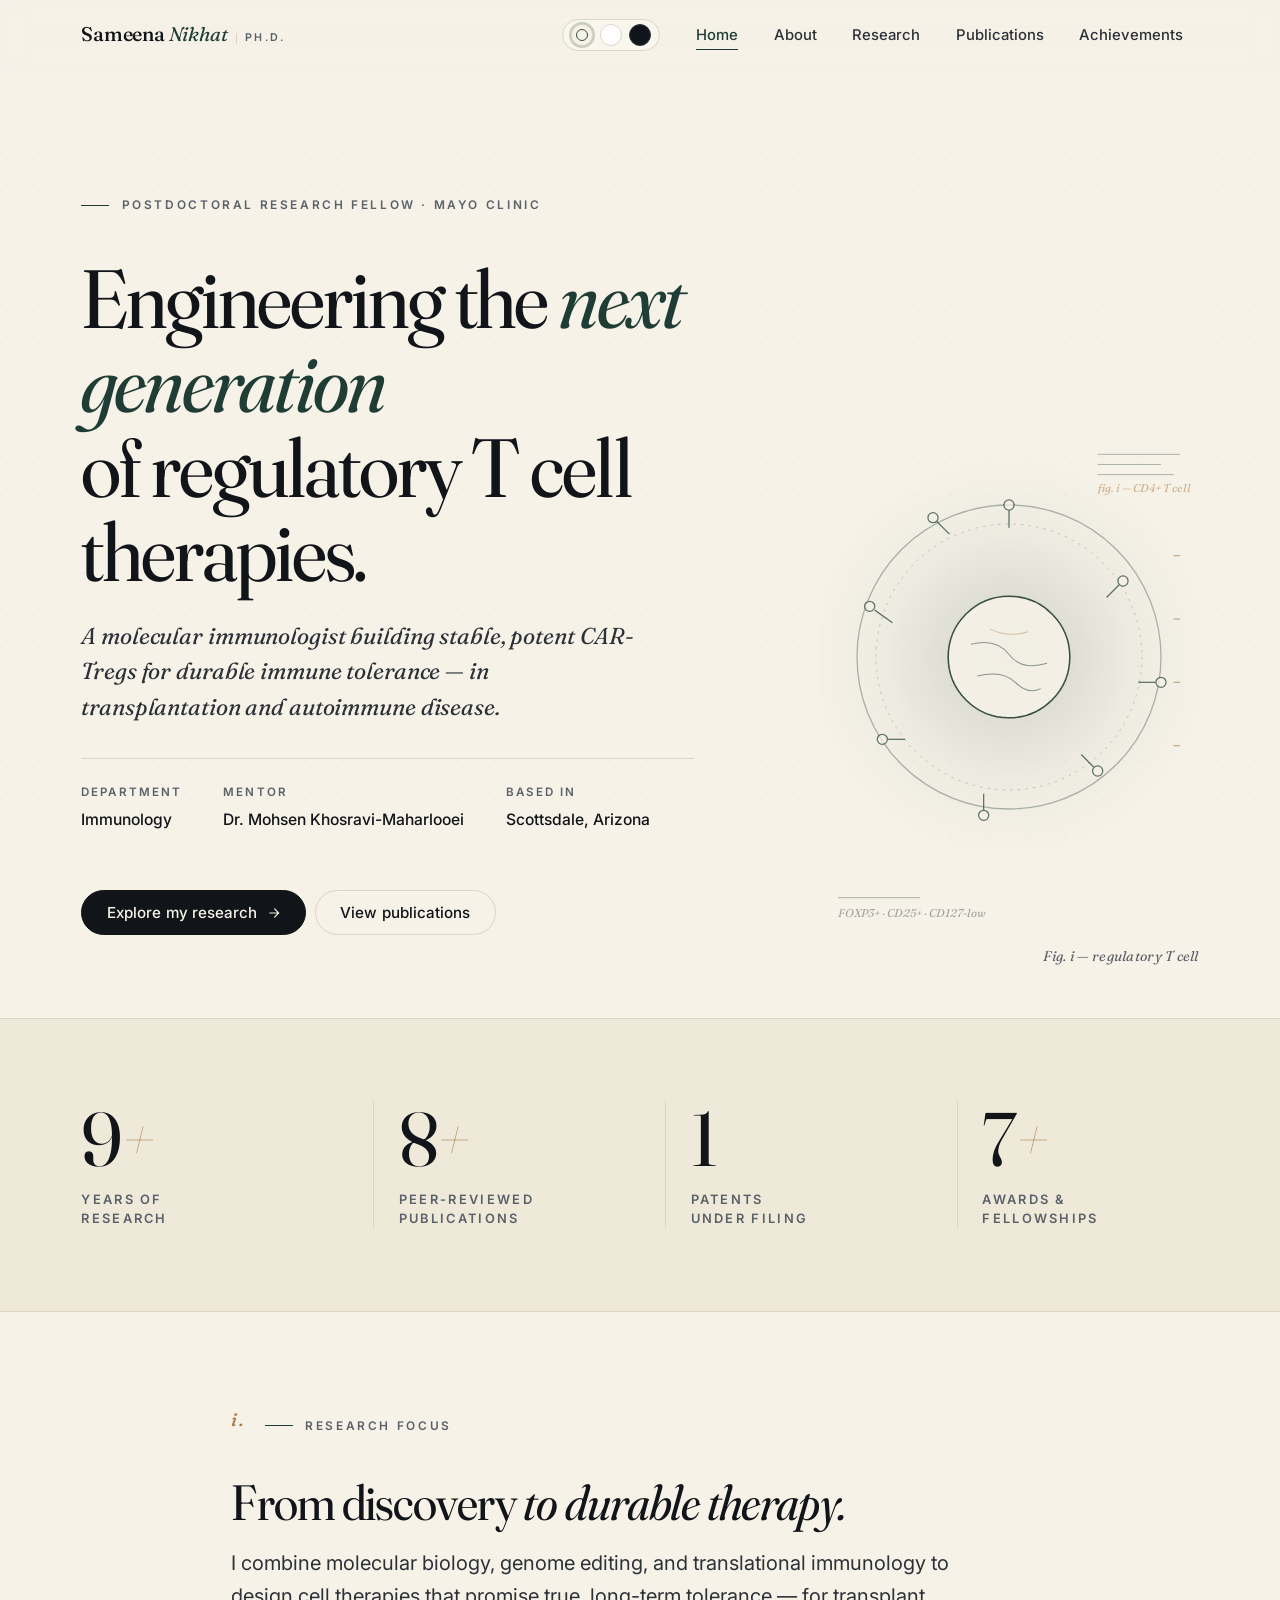
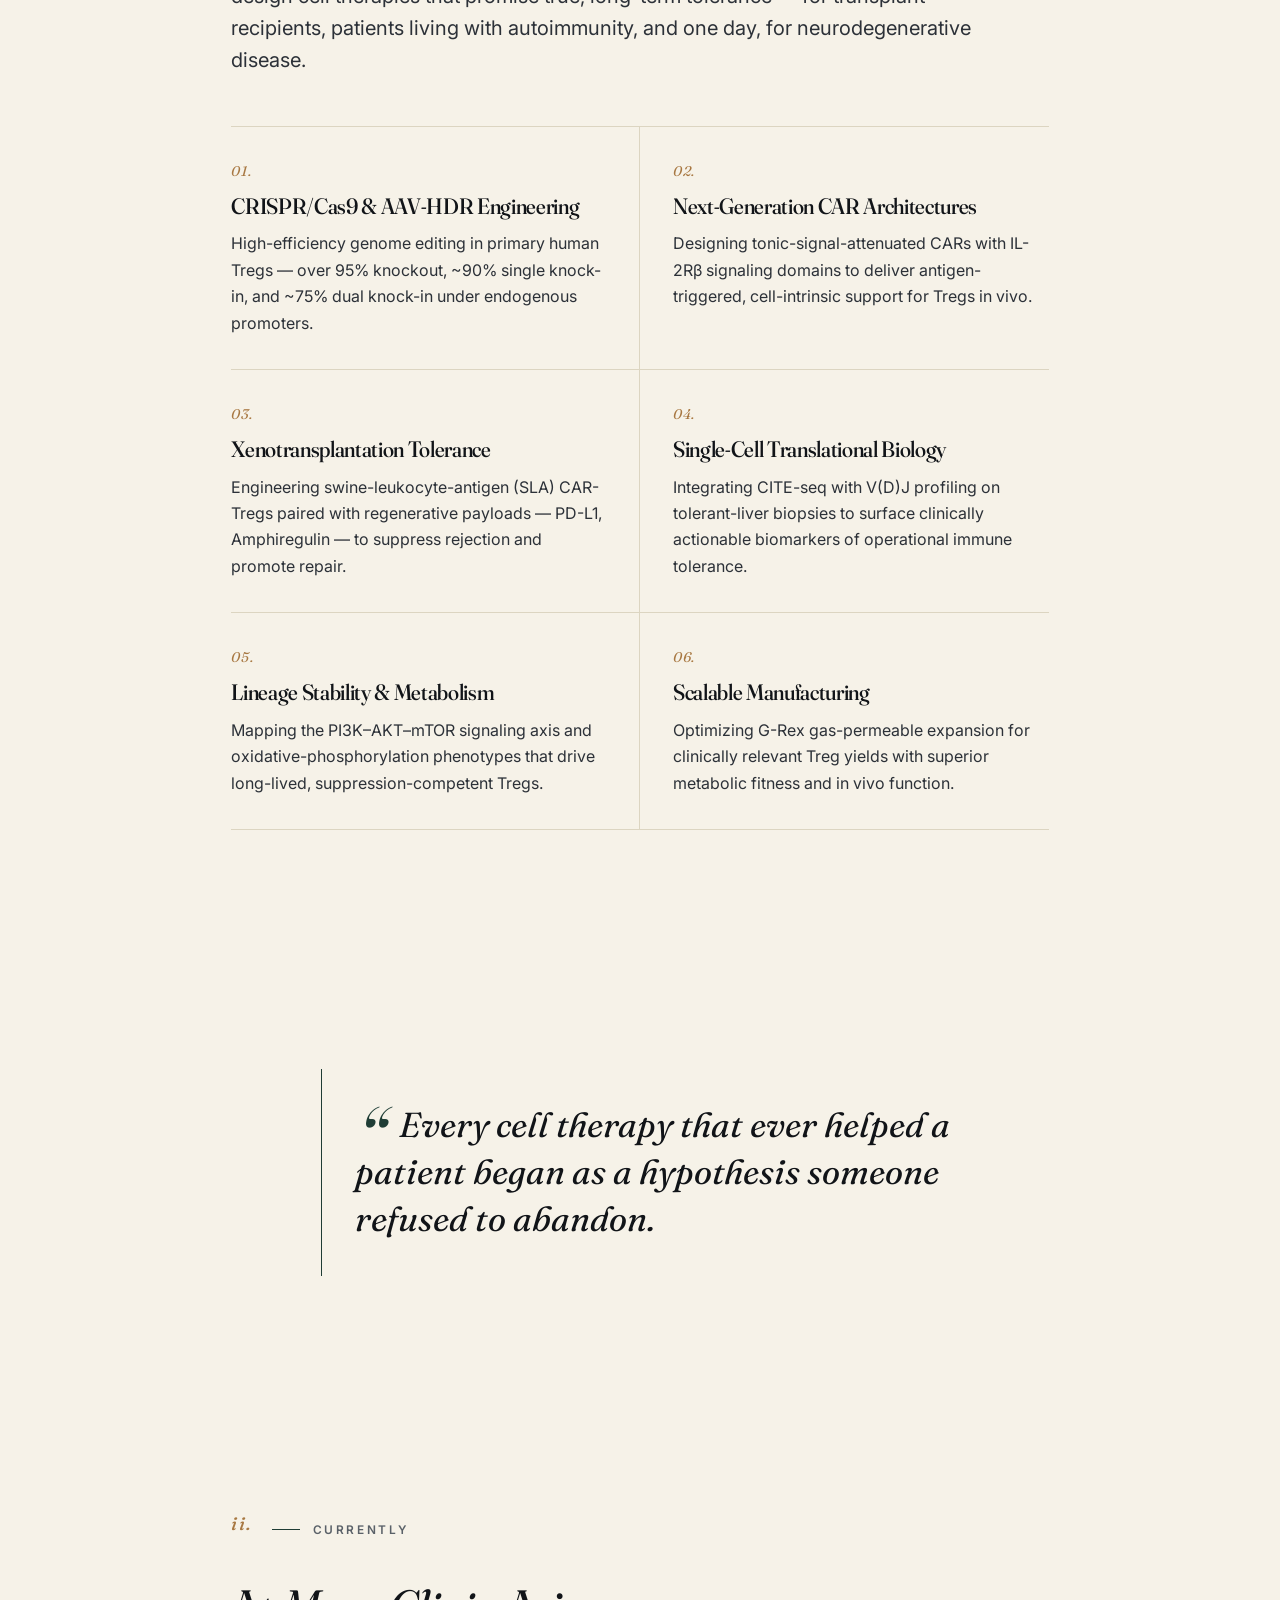
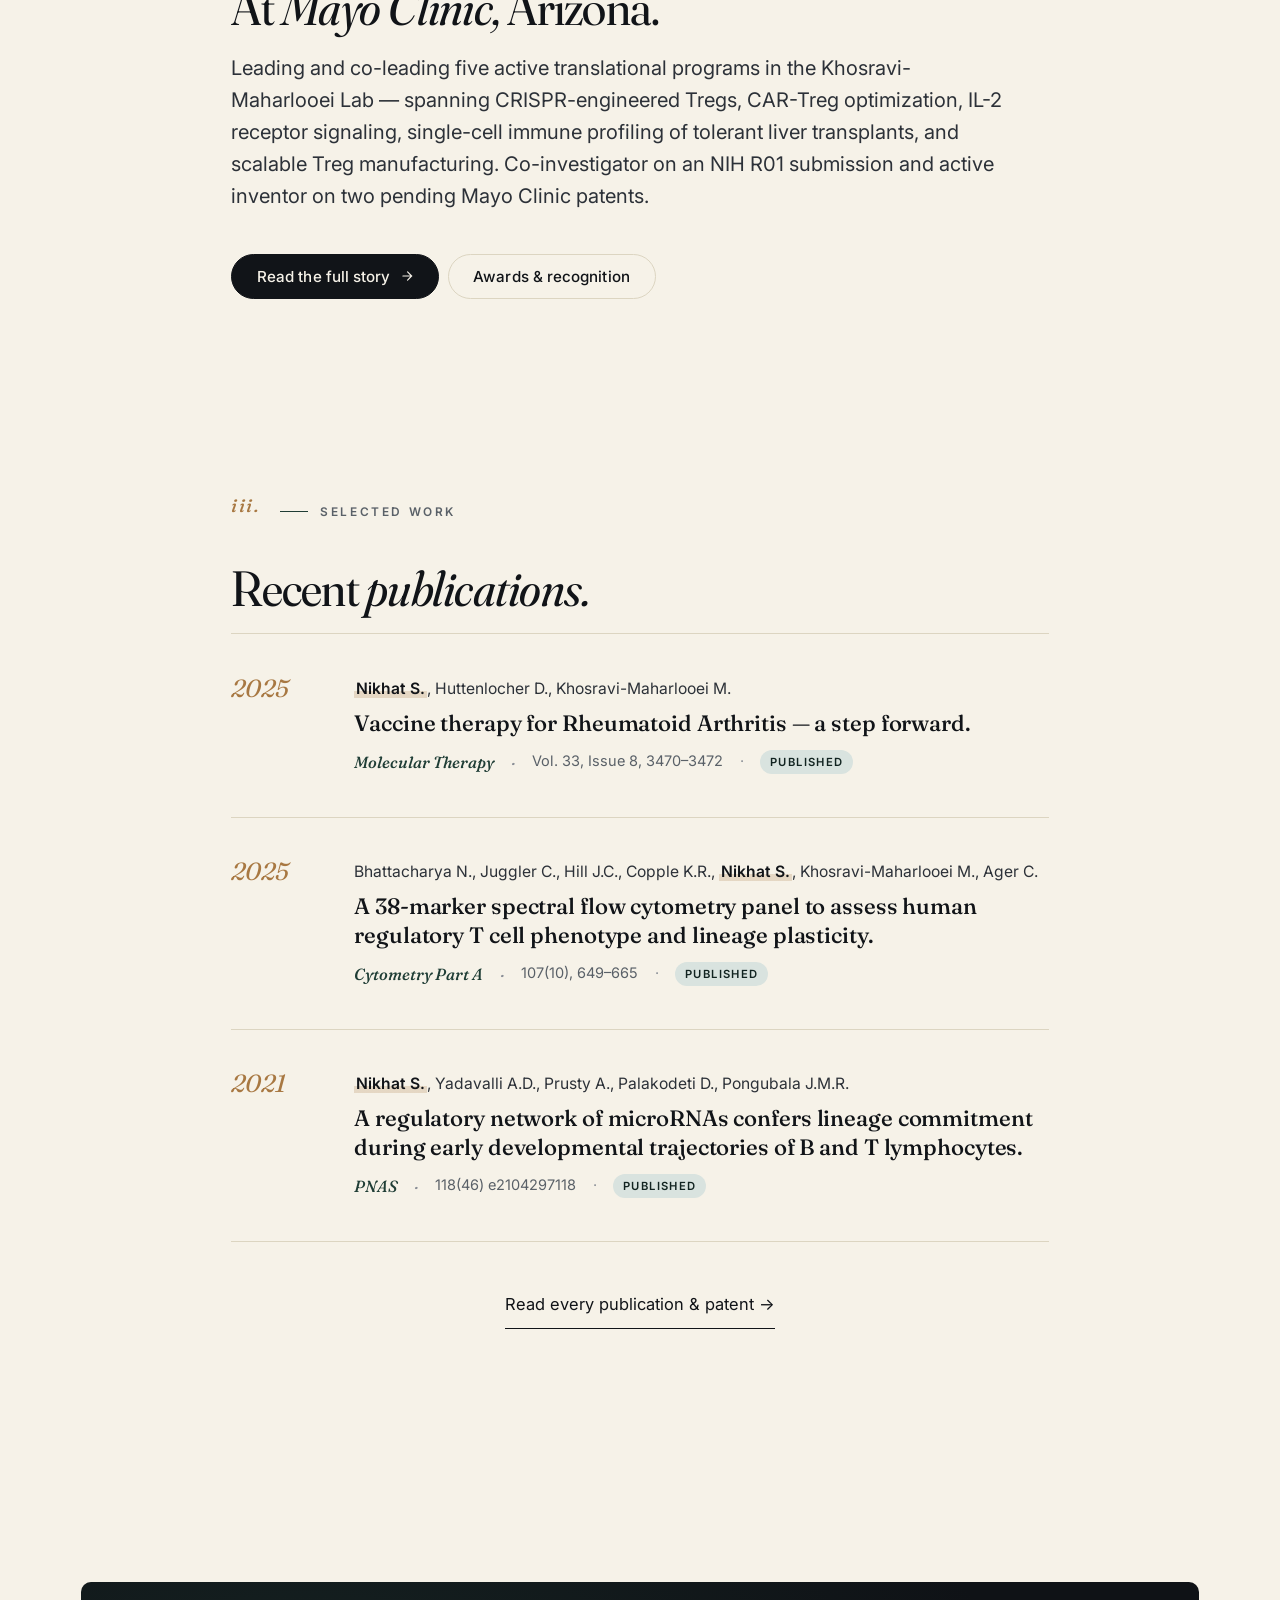
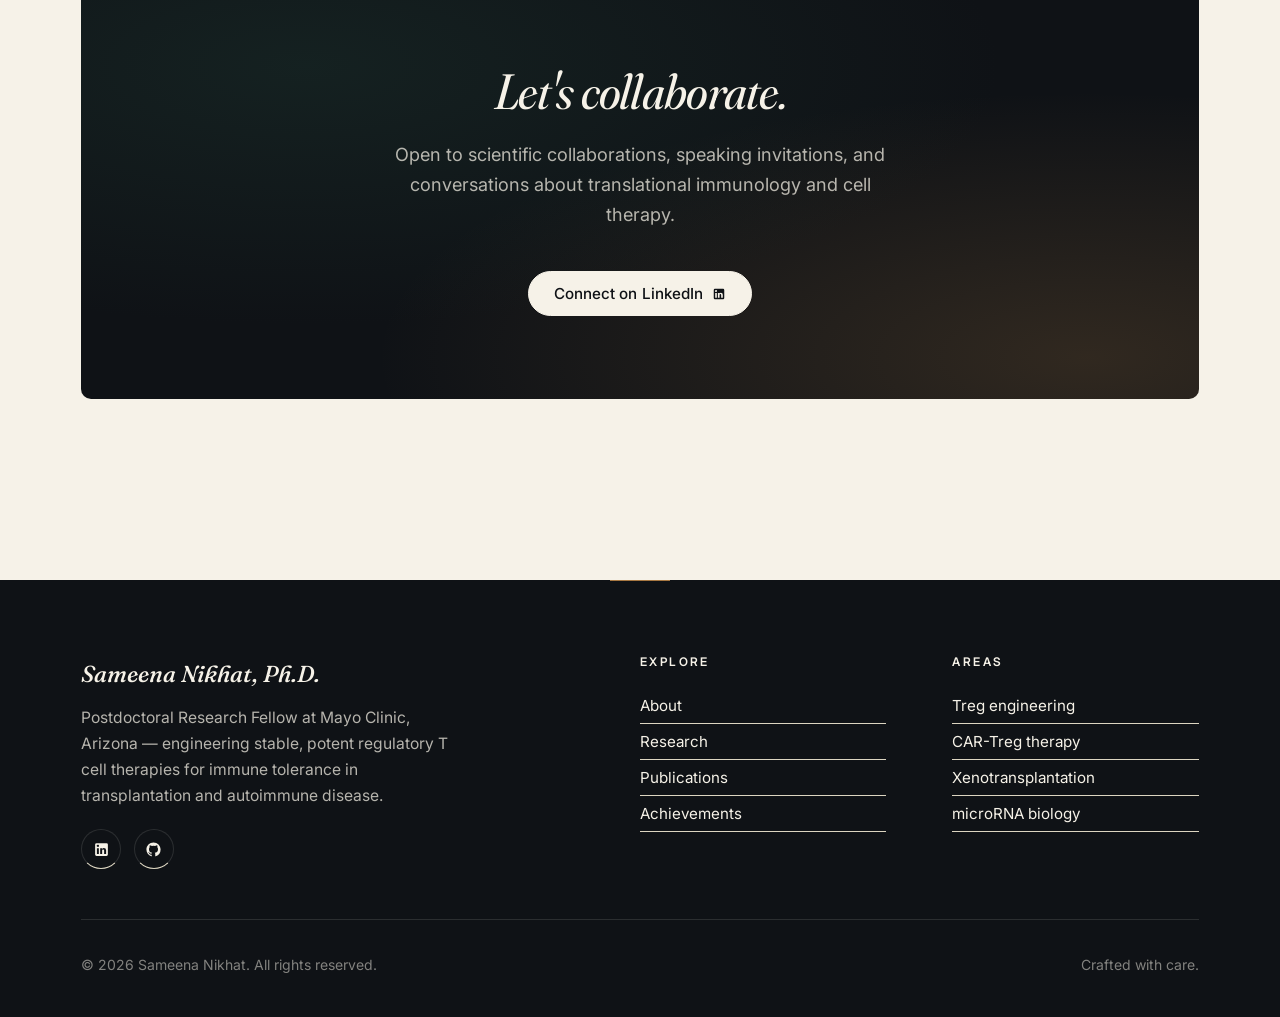
<file: index.html>
<!DOCTYPE html>
<html lang="en">
<head>
    <meta charset="UTF-8" />
    <meta name="viewport" content="width=device-width, initial-scale=1.0" />
    <title>Sameena Nikhat, Ph.D. — Immunologist · Cell &amp; Gene Therapy Scientist</title>
    <meta name="description" content="Postdoctoral Research Fellow at Mayo Clinic engineering next-generation regulatory T cell (Treg) and CAR-Treg therapies for transplantation tolerance and autoimmune disease." />
    <meta name="author" content="Sameena Nikhat" />
    <meta name="theme-color" content="#1f3d35" />
    <meta property="og:title" content="Sameena Nikhat, Ph.D. — Immunologist · Cell &amp; Gene Therapy Scientist" />
    <meta property="og:description" content="Engineering stable, lymphodepletion-resistant Treg and CAR-Treg therapies for immune tolerance." />
    <meta property="og:type" content="website" />

    <link rel="preconnect" href="https://fonts.googleapis.com" />
    <link rel="preconnect" href="https://fonts.gstatic.com" crossorigin />
    <link href="https://fonts.googleapis.com/css2?family=Fraunces:ital,opsz,wght,SOFT@0,9..144,300..600,0..100;1,9..144,300..600,0..100&family=Inter:wght@400;500;600;700&display=swap" rel="stylesheet" />
    <script src="assets/js/theme.js?v=3"></script>
    <link rel="stylesheet" href="assets/css/styles.css?v=3" />
    <link rel="icon" type="image/svg+xml" href="data:image/svg+xml,%3Csvg xmlns='http://www.w3.org/2000/svg' viewBox='0 0 100 100'%3E%3Crect width='100' height='100' rx='22' fill='%231f3d35'/%3E%3Ctext x='50' y='66' font-family='Georgia, serif' font-size='44' font-style='italic' fill='%23f6f2e8' text-anchor='middle' font-weight='500'%3Esn%3C/text%3E%3C/svg%3E" />
</head>
<body>
    <header class="nav" role="banner">
        <div class="nav-inner">
            <a href="index.html" class="brand" aria-label="Sameena Nikhat — home">
                <span>Sameena <em>Nikhat</em></span>
                <span class="brand-mono">Ph.D.</span>
            </a>
            <div class="theme-switch" role="group" aria-label="Color theme">
                <button type="button" data-theme-set="cream" aria-label="Cream theme" title="Cream"></button>
                <button type="button" data-theme-set="snow" aria-label="Snow theme" title="Snow (white)"></button>
                <button type="button" data-theme-set="dark" aria-label="Dark theme" title="Dark"></button>
            </div>
            <button class="nav-toggle" aria-label="Toggle navigation" aria-expanded="false">
                <svg viewBox="0 0 24 24" fill="none" stroke="currentColor" stroke-width="1.8" stroke-linecap="round"><line x1="3" y1="7" x2="21" y2="7"/><line x1="3" y1="13" x2="21" y2="13"/><line x1="3" y1="19" x2="21" y2="19"/></svg>
            </button>
            <nav>
                <ul class="nav-links">
                    <li><a href="index.html" class="active">Home</a></li>
                    <li><a href="about.html">About</a></li>
                    <li><a href="research.html">Research</a></li>
                    <li><a href="publications.html">Publications</a></li>
                    <li><a href="achievements.html">Achievements</a></li>
                </ul>
            </nav>
        </div>
    </header>

    <main>
        <section class="hero" aria-label="Introduction">
            <div class="hero-inner">
                <div class="reveal">
                    <div class="hero-eyebrow">
                        <span class="eyebrow">Postdoctoral Research Fellow · Mayo Clinic</span>
                    </div>

                    <h1>
                        Engineering the <span class="accent">next generation</span><br/>
                        of regulatory T cell therapies.
                    </h1>

                    <p class="hero-subtitle">
                        A molecular immunologist building stable, potent CAR-Tregs for durable immune tolerance — in transplantation and autoimmune disease.
                    </p>

                    <dl class="hero-meta">
                        <div>
                            <dt>Department</dt>
                            <dd>Immunology</dd>
                        </div>
                        <div>
                            <dt>Mentor</dt>
                            <dd>Dr. Mohsen Khosravi-Maharlooei</dd>
                        </div>
                        <div>
                            <dt>Based in</dt>
                            <dd>Scottsdale, Arizona</dd>
                        </div>
                    </dl>

                    <div class="hero-actions">
                        <a href="research.html" class="btn btn-primary">
                            Explore my research
                            <svg viewBox="0 0 24 24" fill="none" stroke="currentColor" stroke-width="2" stroke-linecap="round"><path d="M5 12h14M13 5l7 7-7 7"/></svg>
                        </a>
                        <a href="publications.html" class="btn btn-ghost">View publications</a>
                    </div>
                </div>

                <div class="hero-art reveal" aria-hidden="true">
                    <svg viewBox="0 0 300 400" xmlns="http://www.w3.org/2000/svg">
                        <!-- Editorial scientific motif: stylized cell + abstract data marks -->
                        <defs>
                            <radialGradient id="cellGlow" cx="50%" cy="50%" r="50%">
                                <stop offset="0%" stop-color="#1f3d35" stop-opacity="0.18"/>
                                <stop offset="60%" stop-color="#1f3d35" stop-opacity="0.04"/>
                                <stop offset="100%" stop-color="#1f3d35" stop-opacity="0"/>
                            </radialGradient>
                            <linearGradient id="grad1" x1="0%" y1="0%" x2="100%" y2="100%">
                                <stop offset="0%" stop-color="#1f3d35"/>
                                <stop offset="100%" stop-color="#122421"/>
                            </linearGradient>
                        </defs>

                        <!-- Outer cell glow -->
                        <circle cx="150" cy="180" r="160" fill="url(#cellGlow)"/>

                        <!-- Main cell outline -->
                        <circle cx="150" cy="180" r="120" fill="none" stroke="#1f3d35" stroke-width="1" opacity="0.35"/>
                        <circle cx="150" cy="180" r="105" fill="none" stroke="#1f3d35" stroke-width="0.7" opacity="0.25" stroke-dasharray="2 4"/>

                        <!-- Nucleus -->
                        <circle cx="150" cy="180" r="48" fill="#f6f2e8" stroke="#1f3d35" stroke-width="1.2" opacity="0.9"/>
                        <circle cx="150" cy="180" r="48" fill="none" stroke="#a87842" stroke-width="0.5" opacity="0.6" stroke-dasharray="1 3"/>

                        <!-- Chromatin lines inside nucleus -->
                        <path d="M 120 170 Q 140 165, 150 178 T 180 185" fill="none" stroke="#1f3d35" stroke-width="0.8" opacity="0.5"/>
                        <path d="M 125 195 Q 145 190, 155 200 T 175 205" fill="none" stroke="#1f3d35" stroke-width="0.8" opacity="0.5"/>
                        <path d="M 135 158 Q 150 165, 165 160" fill="none" stroke="#a87842" stroke-width="0.8" opacity="0.4"/>

                        <!-- Surface receptors -->
                        <g stroke="#1f3d35" stroke-width="1" fill="#f6f2e8" opacity="0.7">
                            <circle cx="150" cy="60" r="4"/>
                            <line x1="150" y1="64" x2="150" y2="78"/>
                            <circle cx="240" cy="120" r="4"/>
                            <line x1="237" y1="123" x2="227" y2="133"/>
                            <circle cx="270" cy="200" r="4"/>
                            <line x1="266" y1="200" x2="252" y2="200"/>
                            <circle cx="220" cy="270" r="4"/>
                            <line x1="217" y1="267" x2="207" y2="257"/>
                            <circle cx="130" cy="305" r="4"/>
                            <line x1="130" y1="301" x2="130" y2="288"/>
                            <circle cx="50" cy="245" r="4"/>
                            <line x1="54" y1="245" x2="68" y2="245"/>
                            <circle cx="40" cy="140" r="4"/>
                            <line x1="44" y1="143" x2="58" y2="153"/>
                            <circle cx="90" cy="70" r="4"/>
                            <line x1="93" y1="73" x2="103" y2="83"/>
                        </g>

                        <!-- Data marks at top right -->
                        <g opacity="0.55">
                            <line x1="220" y1="20" x2="285" y2="20" stroke="#1f3d35" stroke-width="0.5"/>
                            <line x1="220" y1="28" x2="270" y2="28" stroke="#1f3d35" stroke-width="0.5"/>
                            <line x1="220" y1="36" x2="280" y2="36" stroke="#1f3d35" stroke-width="0.5"/>
                            <text x="220" y="50" font-family="Fraunces, serif" font-style="italic" font-size="9" fill="#a87842">fig. i — CD4+ T cell</text>
                        </g>

                        <!-- Bottom small annotations -->
                        <g opacity="0.55">
                            <line x1="15" y1="370" x2="80" y2="370" stroke="#1f3d35" stroke-width="0.5"/>
                            <text x="15" y="385" font-family="Fraunces, serif" font-style="italic" font-size="9" fill="#5a6168">FOXP3+ · CD25+ · CD127-low</text>
                        </g>

                        <!-- Tick marks -->
                        <g stroke="#a87842" stroke-width="1" opacity="0.6">
                            <line x1="280" y1="100" x2="285" y2="100"/>
                            <line x1="285" y1="150" x2="280" y2="150"/>
                            <line x1="280" y1="200" x2="285" y2="200"/>
                            <line x1="285" y1="250" x2="280" y2="250"/>
                        </g>
                    </svg>
                    <span class="hero-art-caption">Fig. i — regulatory T cell</span>
                </div>
            </div>
        </section>

        <section class="stats" aria-label="At a glance">
            <div class="stats-inner">
                <div class="stat reveal">
                    <div class="stat-num"><span data-target="10">10</span><span class="plus">+</span></div>
                    <div class="stat-label">Years of<br/>Research</div>
                </div>
                <div class="stat reveal">
                    <div class="stat-num"><span data-target="9">9</span><span class="plus">+</span></div>
                    <div class="stat-label">Peer-Reviewed<br/>Publications</div>
                </div>
                <div class="stat reveal">
                    <div class="stat-num"><span data-target="2">2</span></div>
                    <div class="stat-label">Patents<br/>Under Filing</div>
                </div>
                <div class="stat reveal">
                    <div class="stat-num"><span data-target="8">8</span><span class="plus">+</span></div>
                    <div class="stat-label">Awards &amp;<br/>Fellowships</div>
                </div>
            </div>
        </section>

        <section aria-label="Research focus">
            <div class="container-narrow">
                <div class="section-marker reveal">
                    <span class="section-numeral">i.</span>
                    <span class="eyebrow">Research focus</span>
                </div>

                <div class="reveal">
                    <h2 class="section-title">From discovery <em>to durable therapy.</em></h2>
                    <p class="lead">
                        I combine molecular biology, genome editing, and translational immunology to design cell therapies that promise true, long-term tolerance — for transplant recipients, patients living with autoimmunity, and one day, for neurodegenerative disease.
                    </p>
                </div>

                <div class="focus-grid">
                    <div class="focus-item reveal">
                        <span class="focus-number">01.</span>
                        <h3>CRISPR/Cas9 &amp; AAV-HDR Engineering</h3>
                        <p>High-efficiency genome editing in primary human Tregs — over 95% knockout, ~90% single knock-in, and ~75% dual knock-in under endogenous promoters.</p>
                    </div>
                    <div class="focus-item reveal">
                        <span class="focus-number">02.</span>
                        <h3>Next-Generation CAR Architectures</h3>
                        <p>Designing tonic-signal-attenuated CARs with IL-2Rβ signaling domains to deliver antigen-triggered, cell-intrinsic support for Tregs in vivo.</p>
                    </div>
                    <div class="focus-item reveal">
                        <span class="focus-number">03.</span>
                        <h3>Xenotransplantation Tolerance</h3>
                        <p>Engineering swine-leukocyte-antigen (SLA) CAR-Tregs paired with regenerative payloads — PD-L1, Amphiregulin — to suppress rejection and promote repair.</p>
                    </div>
                    <div class="focus-item reveal">
                        <span class="focus-number">04.</span>
                        <h3>Single-Cell Translational Biology</h3>
                        <p>Integrating CITE-seq with V(D)J profiling on tolerant-liver biopsies to surface clinically actionable biomarkers of operational immune tolerance.</p>
                    </div>
                    <div class="focus-item reveal">
                        <span class="focus-number">05.</span>
                        <h3>Lineage Stability &amp; Metabolism</h3>
                        <p>Mapping the PI3K–AKT–mTOR signaling axis and oxidative-phosphorylation phenotypes that drive long-lived, suppression-competent Tregs.</p>
                    </div>
                    <div class="focus-item reveal">
                        <span class="focus-number">06.</span>
                        <h3>Scalable Manufacturing</h3>
                        <p>Optimizing G-Rex gas-permeable expansion for clinically relevant Treg yields with superior metabolic fitness and in vivo function.</p>
                    </div>
                </div>
            </div>
        </section>

        <section aria-label="Pull quote">
            <div class="reading reveal">
                <div class="pullquote">
                    Every cell therapy that ever helped a patient began as a hypothesis someone refused to abandon.
                </div>
            </div>
        </section>

        <section aria-label="Currently">
            <div class="container-narrow">
                <div class="section-marker reveal">
                    <span class="section-numeral">ii.</span>
                    <span class="eyebrow">Currently</span>
                </div>

                <div class="reveal">
                    <h2 class="section-title">At <em>Mayo Clinic,</em> Arizona.</h2>
                    <p class="lead" style="margin-bottom: 2.5rem;">
                        Leading and co-leading five active translational programs in the Khosravi-Maharlooei Lab — spanning CRISPR-engineered Tregs, CAR-Treg optimization, IL-2 receptor signaling, single-cell immune profiling of tolerant liver transplants, and scalable Treg manufacturing. Co-investigator on an NIH R01 submission and active inventor on two pending Mayo Clinic patents.
                    </p>
                    <div class="hero-actions">
                        <a href="about.html" class="btn btn-primary">
                            Read the full story
                            <svg viewBox="0 0 24 24" fill="none" stroke="currentColor" stroke-width="2" stroke-linecap="round"><path d="M5 12h14M13 5l7 7-7 7"/></svg>
                        </a>
                        <a href="achievements.html" class="btn btn-ghost">Awards &amp; recognition</a>
                    </div>
                </div>
            </div>
        </section>

        <section aria-label="Selected publications">
            <div class="container-narrow">
                <div class="section-marker reveal">
                    <span class="section-numeral">iii.</span>
                    <span class="eyebrow">Selected work</span>
                </div>

                <div class="reveal">
                    <h2 class="section-title">Recent <em>publications.</em></h2>
                </div>

                <ul class="pub-list">
                    <li class="pub-item reveal">
                        <span class="pub-year">2025</span>
                        <div>
                            <p class="pub-authors"><span class="self">Nikhat S.</span>, Huttenlocher D., Khosravi-Maharlooei M.</p>
                            <p class="pub-title">Vaccine therapy for Rheumatoid Arthritis — a step forward.</p>
                            <div class="pub-meta">
                                <span class="pub-journal">Molecular Therapy</span>
                                <span>Vol. 33, Issue 8, 3470–3472</span>
                                <span class="pub-badge published">Published</span>
                            </div>
                        </div>
                    </li>
                    <li class="pub-item reveal">
                        <span class="pub-year">2025</span>
                        <div>
                            <p class="pub-authors">Bhattacharya N., Juggler C., Hill J.C., Copple K.R., <span class="self">Nikhat S.</span>, Khosravi-Maharlooei M., Ager C.</p>
                            <p class="pub-title">A 38-marker spectral flow cytometry panel to assess human regulatory T cell phenotype and lineage plasticity.</p>
                            <div class="pub-meta">
                                <span class="pub-journal">Cytometry Part A</span>
                                <span>107(10), 649–665</span>
                                <span class="pub-badge published">Published</span>
                            </div>
                        </div>
                    </li>
                    <li class="pub-item reveal">
                        <span class="pub-year">2021</span>
                        <div>
                            <p class="pub-authors"><span class="self">Nikhat S.</span>, Yadavalli A.D., Prusty A., Palakodeti D., Pongubala J.M.R.</p>
                            <p class="pub-title">A regulatory network of microRNAs confers lineage commitment during early developmental trajectories of B and T lymphocytes.</p>
                            <div class="pub-meta">
                                <span class="pub-journal">PNAS</span>
                                <span>118(46) e2104297118</span>
                                <span class="pub-badge published">Published</span>
                            </div>
                        </div>
                    </li>
                </ul>

                <div style="text-align: center; margin-top: 3rem;">
                    <a href="publications.html" class="btn-link">
                        Read every publication &amp; patent →
                    </a>
                </div>
            </div>
        </section>

        <section>
            <div class="container">
                <div class="cta reveal">
                    <h2>Let's <em>collaborate.</em></h2>
                    <p>Open to scientific collaborations, speaking invitations, and conversations about translational immunology and cell therapy.</p>
                    <a href="https://www.linkedin.com/in/sameena-nikhat-0a980424a/" target="_blank" rel="noopener noreferrer" class="btn btn-primary">
                        Connect on LinkedIn
                        <svg viewBox="0 0 24 24" fill="currentColor"><path d="M19 3a2 2 0 0 1 2 2v14a2 2 0 0 1-2 2H5a2 2 0 0 1-2-2V5a2 2 0 0 1 2-2h14m-.5 15.5v-5.3a3.26 3.26 0 0 0-3.26-3.26c-.85 0-1.84.52-2.32 1.3v-1.11h-2.79v8.37h2.79v-4.93c0-.77.62-1.4 1.39-1.4a1.4 1.4 0 0 1 1.4 1.4v4.93h2.79M6.88 8.56a1.68 1.68 0 0 0 1.68-1.68c0-.93-.75-1.69-1.68-1.69a1.69 1.69 0 0 0-1.69 1.69c0 .93.76 1.68 1.69 1.68m1.39 9.94v-8.37H5.5v8.37h2.77z"/></svg>
                    </a>
                </div>
            </div>
        </section>
    </main>

    <footer role="contentinfo">
        <div class="container">
            <div class="footer-grid">
                <div>
                    <p class="footer-brand">Sameena Nikhat, Ph.D.</p>
                    <p>Postdoctoral Research Fellow at Mayo Clinic, Arizona — engineering stable, potent regulatory T cell therapies for immune tolerance in transplantation and autoimmune disease.</p>
                    <div class="social-row" aria-label="Social links">
                        <a href="https://www.linkedin.com/in/sameena-nikhat-0a980424a/" target="_blank" rel="noopener noreferrer" aria-label="LinkedIn">
                            <svg viewBox="0 0 24 24" fill="currentColor"><path d="M19 3a2 2 0 0 1 2 2v14a2 2 0 0 1-2 2H5a2 2 0 0 1-2-2V5a2 2 0 0 1 2-2h14m-.5 15.5v-5.3a3.26 3.26 0 0 0-3.26-3.26c-.85 0-1.84.52-2.32 1.3v-1.11h-2.79v8.37h2.79v-4.93c0-.77.62-1.4 1.39-1.4a1.4 1.4 0 0 1 1.4 1.4v4.93h2.79M6.88 8.56a1.68 1.68 0 0 0 1.68-1.68c0-.93-.75-1.69-1.68-1.69a1.69 1.69 0 0 0-1.69 1.69c0 .93.76 1.68 1.69 1.68m1.39 9.94v-8.37H5.5v8.37h2.77z"/></svg>
                        </a>
                        <a href="https://github.com/sameena-nikhat" target="_blank" rel="noopener noreferrer" aria-label="GitHub">
                            <svg viewBox="0 0 24 24" fill="currentColor"><path d="M12 2C6.477 2 2 6.484 2 12.017c0 4.425 2.865 8.18 6.839 9.504.5.092.682-.217.682-.483 0-.237-.008-.868-.013-1.703-2.782.605-3.369-1.343-3.369-1.343-.454-1.158-1.11-1.466-1.11-1.466-.908-.62.069-.608.069-.608 1.003.07 1.531 1.032 1.531 1.032.892 1.53 2.341 1.088 2.91.832.092-.647.35-1.088.636-1.338-2.22-.253-4.555-1.113-4.555-4.951 0-1.093.39-1.988 1.029-2.688-.103-.253-.446-1.272.098-2.65 0 0 .84-.27 2.75 1.026A9.564 9.564 0 0 1 12 6.844a9.59 9.59 0 0 1 2.504.337c1.909-1.296 2.747-1.027 2.747-1.027.546 1.379.203 2.398.1 2.651.64.7 1.028 1.595 1.028 2.688 0 3.848-2.339 4.695-4.566 4.943.359.309.678.92.678 1.855 0 1.338-.012 2.419-.012 2.747 0 .268.18.58.688.482A10.019 10.019 0 0 0 22 12.017C22 6.484 17.522 2 12 2z"/></svg>
                        </a>
                    </div>
                </div>
                <div>
                    <h4>Explore</h4>
                    <a href="about.html">About</a>
                    <a href="research.html">Research</a>
                    <a href="publications.html">Publications</a>
                    <a href="achievements.html">Achievements</a>
                </div>
                <div>
                    <h4>Areas</h4>
                    <a href="research.html#postdoctoral">Treg engineering</a>
                    <a href="research.html#postdoctoral">CAR-Treg therapy</a>
                    <a href="research.html#postdoctoral">Xenotransplantation</a>
                    <a href="research.html#predoctoral">microRNA biology</a>
                </div>
            </div>
            <div class="footer-bottom">
                <span>&copy; <span data-year>2026</span> Sameena Nikhat. All rights reserved.</span>
                <span>Crafted with care.</span>
            </div>
        </div>
    </footer>

    <script src="assets/js/main.js?v=3"></script>
</body>
</html>
</file>
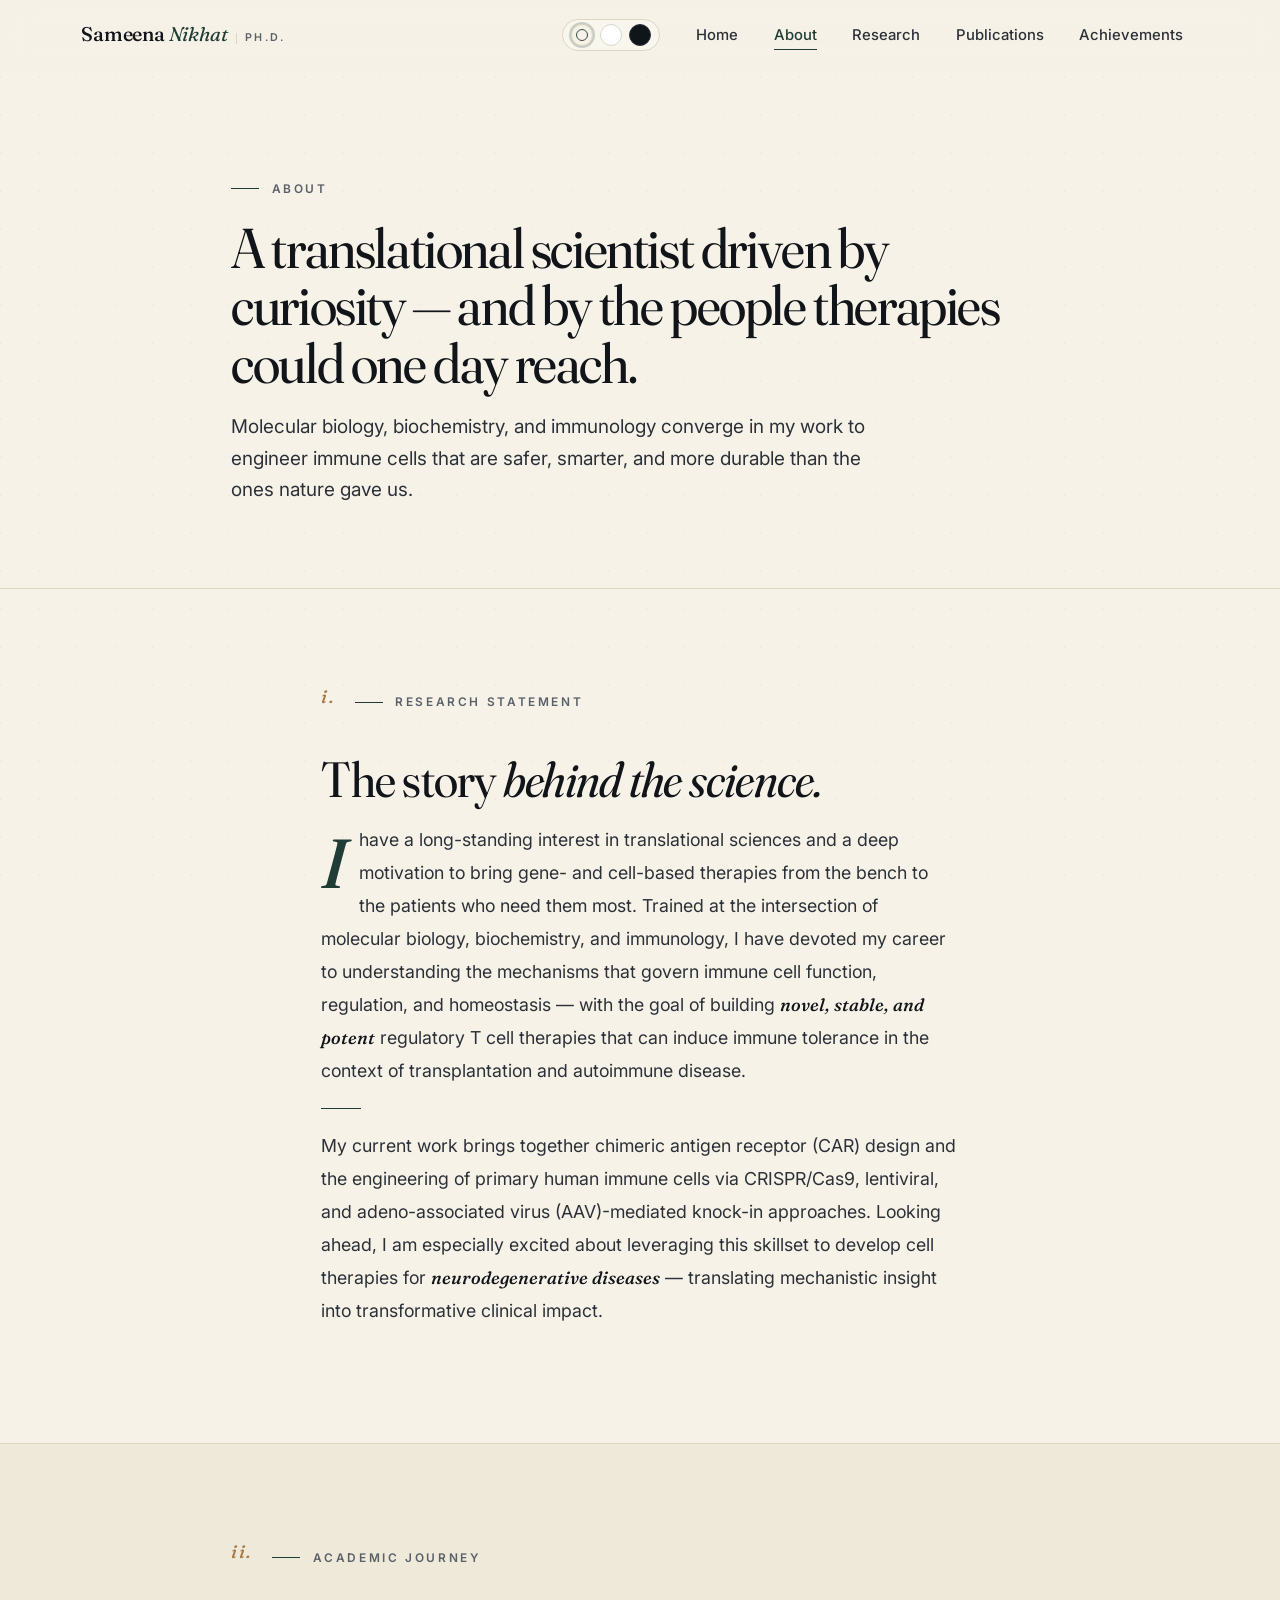
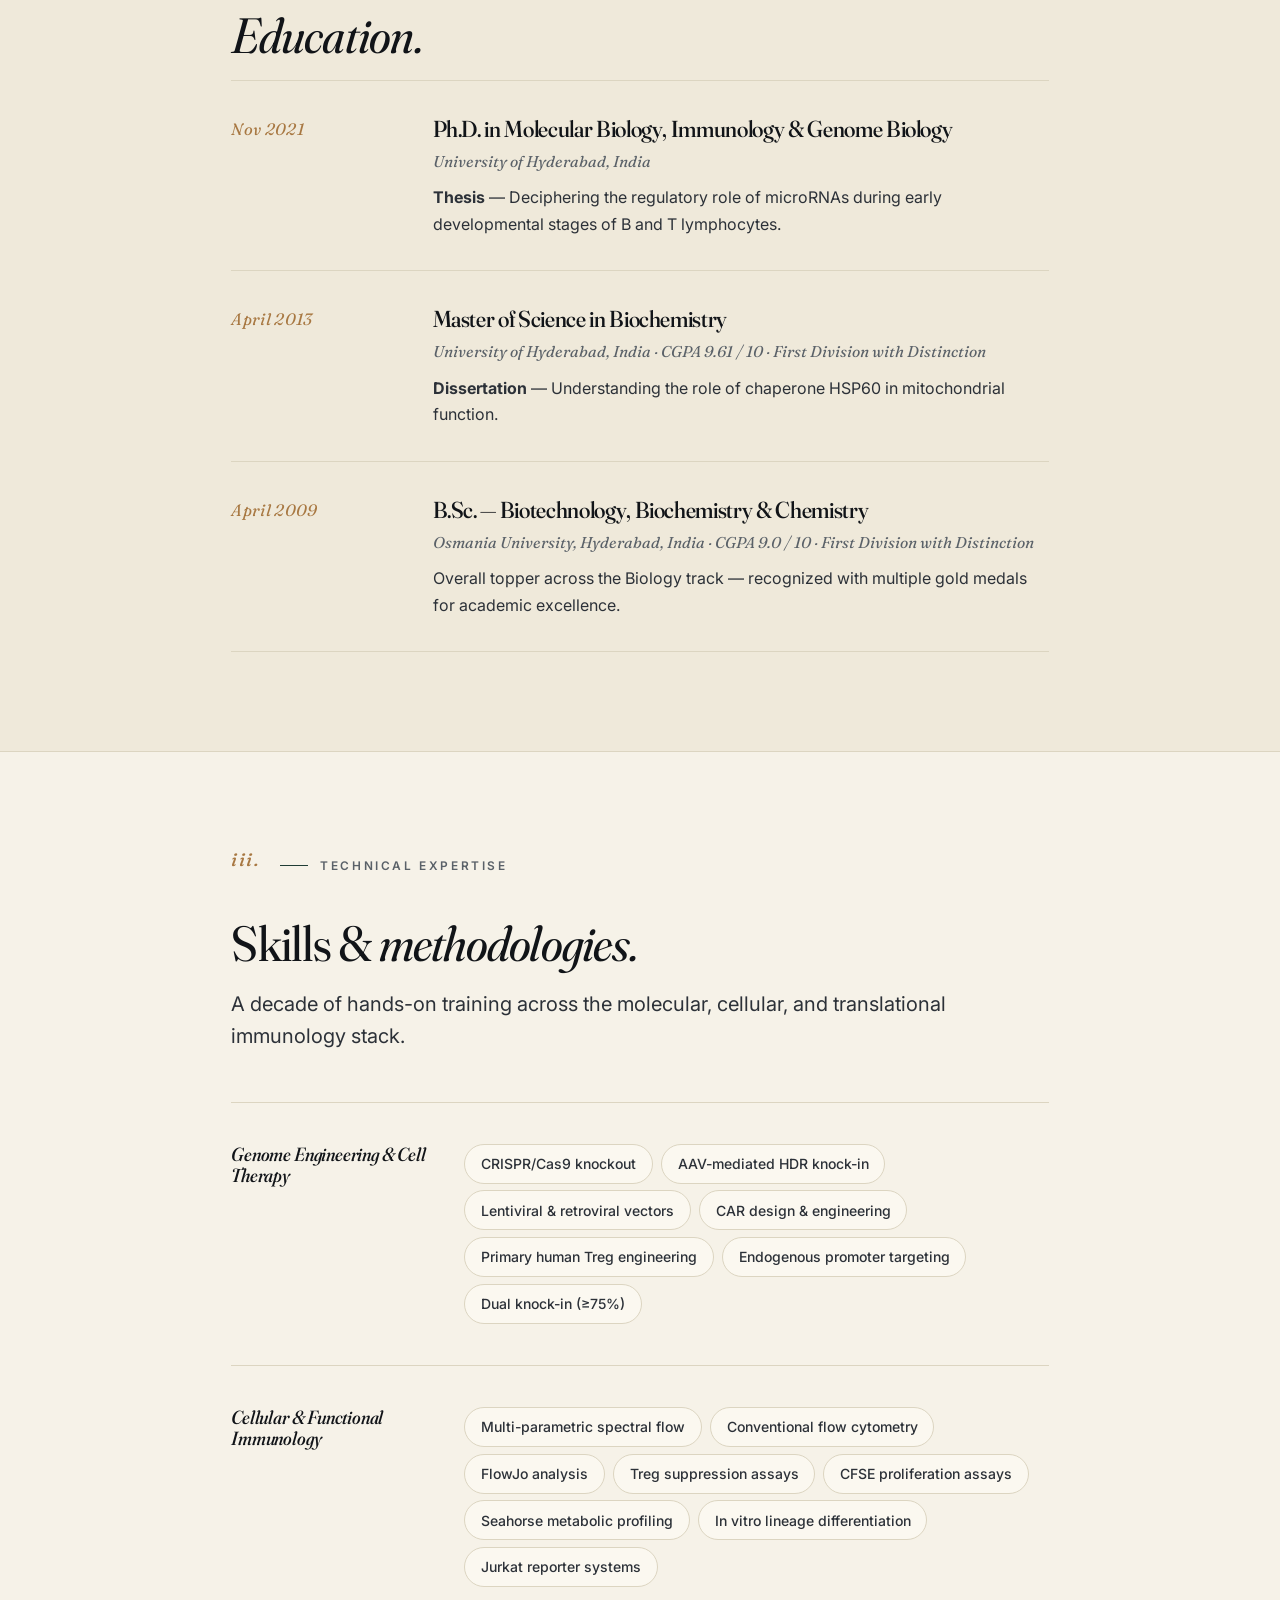
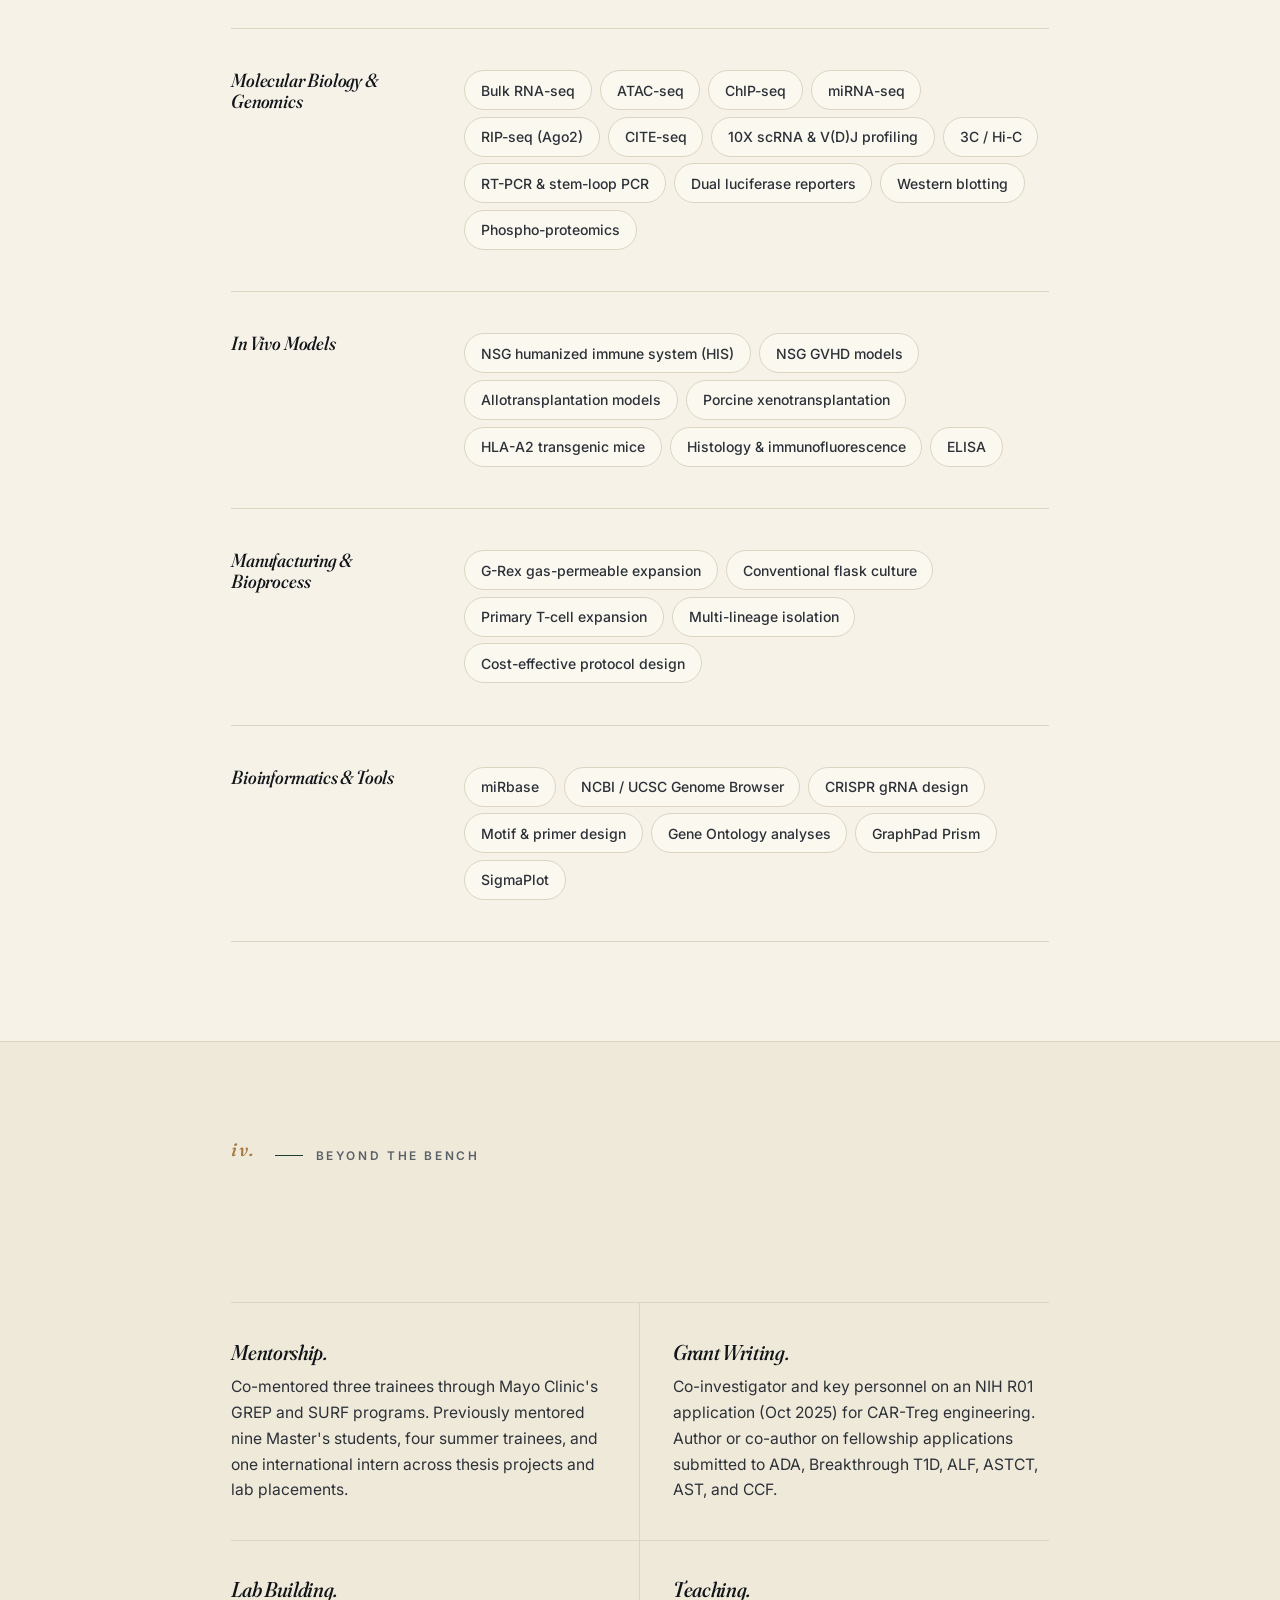
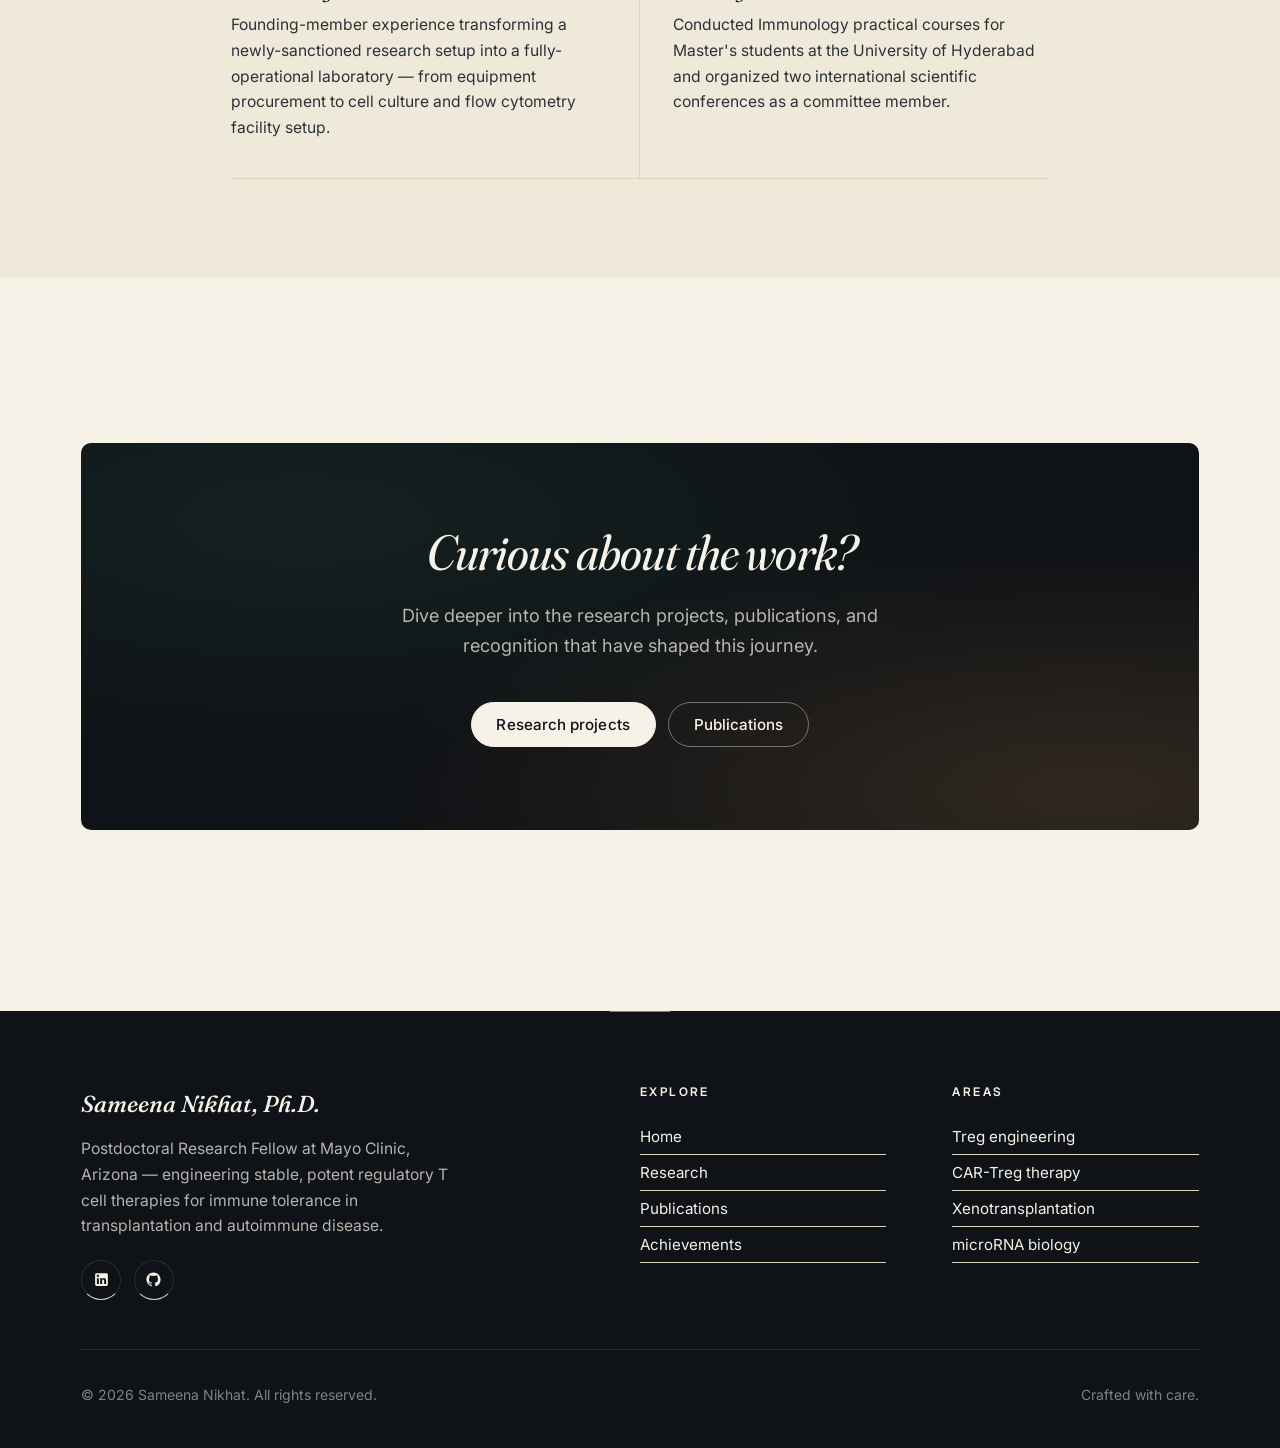
<file: about.html>
<!DOCTYPE html>
<html lang="en">
<head>
    <meta charset="UTF-8" />
    <meta name="viewport" content="width=device-width, initial-scale=1.0" />
    <title>About — Sameena Nikhat, Ph.D.</title>
    <meta name="description" content="About Sameena Nikhat — molecular immunologist, geneticist, and translational scientist building stable regulatory T cell therapies." />
    <meta name="theme-color" content="#1f3d35" />

    <link rel="preconnect" href="https://fonts.googleapis.com" />
    <link rel="preconnect" href="https://fonts.gstatic.com" crossorigin />
    <link href="https://fonts.googleapis.com/css2?family=Fraunces:ital,opsz,wght,SOFT@0,9..144,300..600,0..100;1,9..144,300..600,0..100&family=Inter:wght@400;500;600;700&display=swap" rel="stylesheet" />
    <script src="assets/js/theme.js?v=3"></script>
    <link rel="stylesheet" href="assets/css/styles.css?v=3" />
    <link rel="icon" type="image/svg+xml" href="data:image/svg+xml,%3Csvg xmlns='http://www.w3.org/2000/svg' viewBox='0 0 100 100'%3E%3Crect width='100' height='100' rx='22' fill='%231f3d35'/%3E%3Ctext x='50' y='66' font-family='Georgia, serif' font-size='44' font-style='italic' fill='%23f6f2e8' text-anchor='middle' font-weight='500'%3Esn%3C/text%3E%3C/svg%3E" />
</head>
<body>
    <header class="nav" role="banner">
        <div class="nav-inner">
            <a href="index.html" class="brand">
                <span>Sameena <em>Nikhat</em></span>
                <span class="brand-mono">Ph.D.</span>
            </a>
            <div class="theme-switch" role="group" aria-label="Color theme">
                <button type="button" data-theme-set="cream" aria-label="Cream theme" title="Cream"></button>
                <button type="button" data-theme-set="snow" aria-label="Snow theme" title="Snow (white)"></button>
                <button type="button" data-theme-set="dark" aria-label="Dark theme" title="Dark"></button>
            </div>
            <button class="nav-toggle" aria-label="Toggle navigation" aria-expanded="false">
                <svg viewBox="0 0 24 24" fill="none" stroke="currentColor" stroke-width="1.8" stroke-linecap="round"><line x1="3" y1="7" x2="21" y2="7"/><line x1="3" y1="13" x2="21" y2="13"/><line x1="3" y1="19" x2="21" y2="19"/></svg>
            </button>
            <nav>
                <ul class="nav-links">
                    <li><a href="index.html">Home</a></li>
                    <li><a href="about.html" class="active">About</a></li>
                    <li><a href="research.html">Research</a></li>
                    <li><a href="publications.html">Publications</a></li>
                    <li><a href="achievements.html">Achievements</a></li>
                </ul>
            </nav>
        </div>
    </header>

    <main>
        <section class="page-hero">
            <div class="container-narrow reveal">
                <span class="eyebrow">About</span>
                <h1>A translational scientist driven by curiosity — and by the people therapies could one day reach.</h1>
                <p>Molecular biology, biochemistry, and immunology converge in my work to engineer immune cells that are safer, smarter, and more durable than the ones nature gave us.</p>
            </div>
        </section>

        <section>
            <div class="reading">
                <div class="section-marker reveal">
                    <span class="section-numeral">i.</span>
                    <span class="eyebrow">Research statement</span>
                </div>

                <div class="reveal">
                    <h2 class="section-title">The story <em>behind the science.</em></h2>

                    <p class="dropcap" style="font-size: 1.08rem; line-height: 1.85;">
                        I have a long-standing interest in translational sciences and a deep motivation to bring gene- and cell-based therapies from the bench to the patients who need them most. Trained at the intersection of molecular biology, biochemistry, and immunology, I have devoted my career to understanding the mechanisms that govern immune cell function, regulation, and homeostasis — with the goal of building <span class="italic-accent">novel, stable, and potent</span> regulatory T cell therapies that can induce immune tolerance in the context of transplantation and autoimmune disease.
                    </p>

                    <hr class="rule-tiny" />

                    <p style="font-size: 1.08rem; line-height: 1.85;">
                        My current work brings together chimeric antigen receptor (CAR) design and the engineering of primary human immune cells via CRISPR/Cas9, lentiviral, and adeno-associated virus (AAV)-mediated knock-in approaches. Looking ahead, I am especially excited about leveraging this skillset to develop cell therapies for <span class="italic-accent">neurodegenerative diseases</span> — translating mechanistic insight into transformative clinical impact.
                    </p>
                </div>
            </div>
        </section>

        <section style="background: var(--paper-deep); border-top: 1px solid var(--rule); border-bottom: 1px solid var(--rule);">
            <div class="container-narrow">
                <div class="section-marker reveal">
                    <span class="section-numeral">ii.</span>
                    <span class="eyebrow">Academic journey</span>
                </div>

                <div class="reveal">
                    <h2 class="section-title"><em>Education.</em></h2>
                </div>

                <div class="timeline">
                    <div class="timeline-item reveal">
                        <div class="timeline-period">Nov 2021</div>
                        <div>
                            <h3 class="timeline-title">Ph.D. in Molecular Biology, Immunology &amp; Genome Biology</h3>
                            <div class="timeline-place">University of Hyderabad, India</div>
                            <p><strong>Thesis</strong> — Deciphering the regulatory role of microRNAs during early developmental stages of B and T lymphocytes.</p>
                        </div>
                    </div>

                    <div class="timeline-item reveal">
                        <div class="timeline-period">April 2013</div>
                        <div>
                            <h3 class="timeline-title">Master of Science in Biochemistry</h3>
                            <div class="timeline-place">University of Hyderabad, India · CGPA 9.61 / 10 · First Division with Distinction</div>
                            <p><strong>Dissertation</strong> — Understanding the role of chaperone HSP60 in mitochondrial function.</p>
                        </div>
                    </div>

                    <div class="timeline-item reveal">
                        <div class="timeline-period">April 2009</div>
                        <div>
                            <h3 class="timeline-title">B.Sc. — Biotechnology, Biochemistry &amp; Chemistry</h3>
                            <div class="timeline-place">Osmania University, Hyderabad, India · CGPA 9.0 / 10 · First Division with Distinction</div>
                            <p>Overall topper across the Biology track — recognized with multiple gold medals for academic excellence.</p>
                        </div>
                    </div>
                </div>
            </div>
        </section>

        <section>
            <div class="container-narrow">
                <div class="section-marker reveal">
                    <span class="section-numeral">iii.</span>
                    <span class="eyebrow">Technical expertise</span>
                </div>

                <div class="reveal">
                    <h2 class="section-title">Skills &amp; <em>methodologies.</em></h2>
                    <p class="lead">A decade of hands-on training across the molecular, cellular, and translational immunology stack.</p>
                </div>

                <div style="margin-top: 3rem;">
                    <div class="skill-block reveal">
                        <h4>Genome Engineering &amp; Cell Therapy</h4>
                        <div class="chips">
                            <span class="chip">CRISPR/Cas9 knockout</span>
                            <span class="chip">AAV-mediated HDR knock-in</span>
                            <span class="chip">Lentiviral &amp; retroviral vectors</span>
                            <span class="chip">CAR design &amp; engineering</span>
                            <span class="chip">Primary human Treg engineering</span>
                            <span class="chip">Endogenous promoter targeting</span>
                            <span class="chip">Dual knock-in (≥75%)</span>
                        </div>
                    </div>

                    <div class="skill-block reveal">
                        <h4>Cellular &amp; Functional Immunology</h4>
                        <div class="chips">
                            <span class="chip">Multi-parametric spectral flow</span>
                            <span class="chip">Conventional flow cytometry</span>
                            <span class="chip">FlowJo analysis</span>
                            <span class="chip">Treg suppression assays</span>
                            <span class="chip">CFSE proliferation assays</span>
                            <span class="chip">Seahorse metabolic profiling</span>
                            <span class="chip">In vitro lineage differentiation</span>
                            <span class="chip">Jurkat reporter systems</span>
                        </div>
                    </div>

                    <div class="skill-block reveal">
                        <h4>Molecular Biology &amp; Genomics</h4>
                        <div class="chips">
                            <span class="chip">Bulk RNA-seq</span>
                            <span class="chip">ATAC-seq</span>
                            <span class="chip">ChIP-seq</span>
                            <span class="chip">miRNA-seq</span>
                            <span class="chip">RIP-seq (Ago2)</span>
                            <span class="chip">CITE-seq</span>
                            <span class="chip">10X scRNA &amp; V(D)J profiling</span>
                            <span class="chip">3C / Hi-C</span>
                            <span class="chip">RT-PCR &amp; stem-loop PCR</span>
                            <span class="chip">Dual luciferase reporters</span>
                            <span class="chip">Western blotting</span>
                            <span class="chip">Phospho-proteomics</span>
                        </div>
                    </div>

                    <div class="skill-block reveal">
                        <h4>In Vivo Models</h4>
                        <div class="chips">
                            <span class="chip">NSG humanized immune system (HIS)</span>
                            <span class="chip">NSG GVHD models</span>
                            <span class="chip">Allotransplantation models</span>
                            <span class="chip">Porcine xenotransplantation</span>
                            <span class="chip">HLA-A2 transgenic mice</span>
                            <span class="chip">Histology &amp; immunofluorescence</span>
                            <span class="chip">ELISA</span>
                        </div>
                    </div>

                    <div class="skill-block reveal">
                        <h4>Manufacturing &amp; Bioprocess</h4>
                        <div class="chips">
                            <span class="chip">G-Rex gas-permeable expansion</span>
                            <span class="chip">Conventional flask culture</span>
                            <span class="chip">Primary T-cell expansion</span>
                            <span class="chip">Multi-lineage isolation</span>
                            <span class="chip">Cost-effective protocol design</span>
                        </div>
                    </div>

                    <div class="skill-block reveal">
                        <h4>Bioinformatics &amp; Tools</h4>
                        <div class="chips">
                            <span class="chip">miRbase</span>
                            <span class="chip">NCBI / UCSC Genome Browser</span>
                            <span class="chip">CRISPR gRNA design</span>
                            <span class="chip">Motif &amp; primer design</span>
                            <span class="chip">Gene Ontology analyses</span>
                            <span class="chip">GraphPad Prism</span>
                            <span class="chip">SigmaPlot</span>
                        </div>
                    </div>
                </div>
            </div>
        </section>

        <section style="background: var(--paper-deep); border-top: 1px solid var(--rule);">
            <div class="container-narrow">
                <div class="section-marker reveal">
                    <span class="section-numeral">iv.</span>
                    <span class="eyebrow">Beyond the bench</span>
                </div>

                <div class="reveal">
                    <h2 class="section-title">Leadership, mentorship &amp; <em>grant-writing.</em></h2>
                </div>

                <div class="service-grid">
                    <div class="service reveal">
                        <h3>Mentorship.</h3>
                        <p>Co-mentored three trainees through Mayo Clinic's GREP and SURF programs. Previously mentored nine Master's students, four summer trainees, and one international intern across thesis projects and lab placements.</p>
                    </div>
                    <div class="service reveal">
                        <h3>Grant Writing.</h3>
                        <p>Co-investigator and key personnel on an NIH R01 application (Oct 2025) for CAR-Treg engineering. Author or co-author on fellowship applications submitted to ADA, Breakthrough T1D, ALF, ASTCT, AST, and CCF.</p>
                    </div>
                    <div class="service reveal">
                        <h3>Lab Building.</h3>
                        <p>Founding-member experience transforming a newly-sanctioned research setup into a fully-operational laboratory — from equipment procurement to cell culture and flow cytometry facility setup.</p>
                    </div>
                    <div class="service reveal">
                        <h3>Teaching.</h3>
                        <p>Conducted Immunology practical courses for Master's students at the University of Hyderabad and organized two international scientific conferences as a committee member.</p>
                    </div>
                </div>
            </div>
        </section>

        <section>
            <div class="container">
                <div class="cta reveal">
                    <h2>Curious about <em>the work?</em></h2>
                    <p>Dive deeper into the research projects, publications, and recognition that have shaped this journey.</p>
                    <div style="display: flex; gap: 0.75rem; justify-content: center; flex-wrap: wrap; position: relative;">
                        <a href="research.html" class="btn btn-primary">Research projects</a>
                        <a href="publications.html" class="btn btn-ghost" style="border-color: rgba(246,242,232,0.4); color: var(--paper);">Publications</a>
                    </div>
                </div>
            </div>
        </section>
    </main>

    <footer role="contentinfo">
        <div class="container">
            <div class="footer-grid">
                <div>
                    <p class="footer-brand">Sameena Nikhat, Ph.D.</p>
                    <p>Postdoctoral Research Fellow at Mayo Clinic, Arizona — engineering stable, potent regulatory T cell therapies for immune tolerance in transplantation and autoimmune disease.</p>
                    <div class="social-row">
                        <a href="https://www.linkedin.com/in/sameena-nikhat-0a980424a/" target="_blank" rel="noopener noreferrer" aria-label="LinkedIn">
                            <svg viewBox="0 0 24 24" fill="currentColor"><path d="M19 3a2 2 0 0 1 2 2v14a2 2 0 0 1-2 2H5a2 2 0 0 1-2-2V5a2 2 0 0 1 2-2h14m-.5 15.5v-5.3a3.26 3.26 0 0 0-3.26-3.26c-.85 0-1.84.52-2.32 1.3v-1.11h-2.79v8.37h2.79v-4.93c0-.77.62-1.4 1.39-1.4a1.4 1.4 0 0 1 1.4 1.4v4.93h2.79M6.88 8.56a1.68 1.68 0 0 0 1.68-1.68c0-.93-.75-1.69-1.68-1.69a1.69 1.69 0 0 0-1.69 1.69c0 .93.76 1.68 1.69 1.68m1.39 9.94v-8.37H5.5v8.37h2.77z"/></svg>
                        </a>
                        <a href="https://github.com/sameena-nikhat" target="_blank" rel="noopener noreferrer" aria-label="GitHub">
                            <svg viewBox="0 0 24 24" fill="currentColor"><path d="M12 2C6.477 2 2 6.484 2 12.017c0 4.425 2.865 8.18 6.839 9.504.5.092.682-.217.682-.483 0-.237-.008-.868-.013-1.703-2.782.605-3.369-1.343-3.369-1.343-.454-1.158-1.11-1.466-1.11-1.466-.908-.62.069-.608.069-.608 1.003.07 1.531 1.032 1.531 1.032.892 1.53 2.341 1.088 2.91.832.092-.647.35-1.088.636-1.338-2.22-.253-4.555-1.113-4.555-4.951 0-1.093.39-1.988 1.029-2.688-.103-.253-.446-1.272.098-2.65 0 0 .84-.27 2.75 1.026A9.564 9.564 0 0 1 12 6.844a9.59 9.59 0 0 1 2.504.337c1.909-1.296 2.747-1.027 2.747-1.027.546 1.379.203 2.398.1 2.651.64.7 1.028 1.595 1.028 2.688 0 3.848-2.339 4.695-4.566 4.943.359.309.678.92.678 1.855 0 1.338-.012 2.419-.012 2.747 0 .268.18.58.688.482A10.019 10.019 0 0 0 22 12.017C22 6.484 17.522 2 12 2z"/></svg>
                        </a>
                    </div>
                </div>
                <div>
                    <h4>Explore</h4>
                    <a href="index.html">Home</a>
                    <a href="research.html">Research</a>
                    <a href="publications.html">Publications</a>
                    <a href="achievements.html">Achievements</a>
                </div>
                <div>
                    <h4>Areas</h4>
                    <a href="research.html#postdoctoral">Treg engineering</a>
                    <a href="research.html#postdoctoral">CAR-Treg therapy</a>
                    <a href="research.html#postdoctoral">Xenotransplantation</a>
                    <a href="research.html#predoctoral">microRNA biology</a>
                </div>
            </div>
            <div class="footer-bottom">
                <span>&copy; <span data-year>2026</span> Sameena Nikhat. All rights reserved.</span>
                <span>Crafted with care.</span>
            </div>
        </div>
    </footer>

    <script src="assets/js/main.js?v=3"></script>
</body>
</html>
</file>
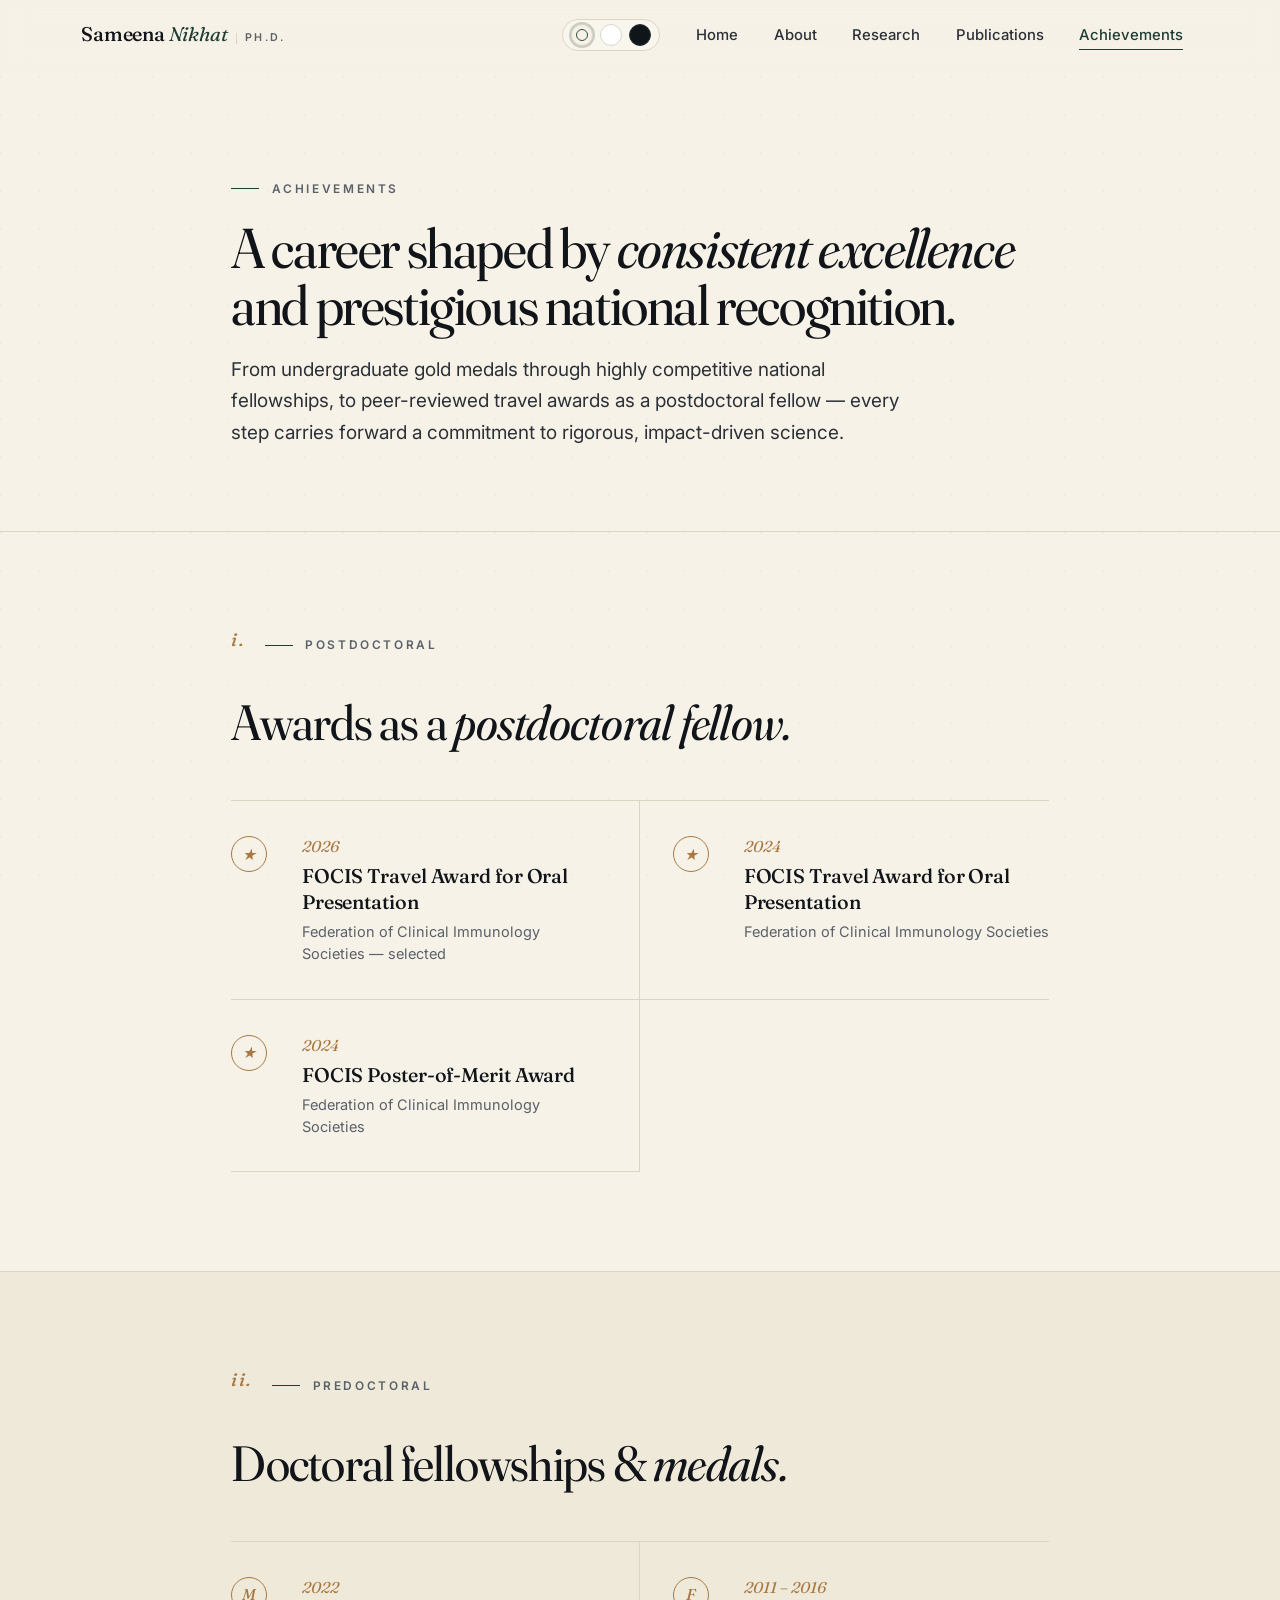
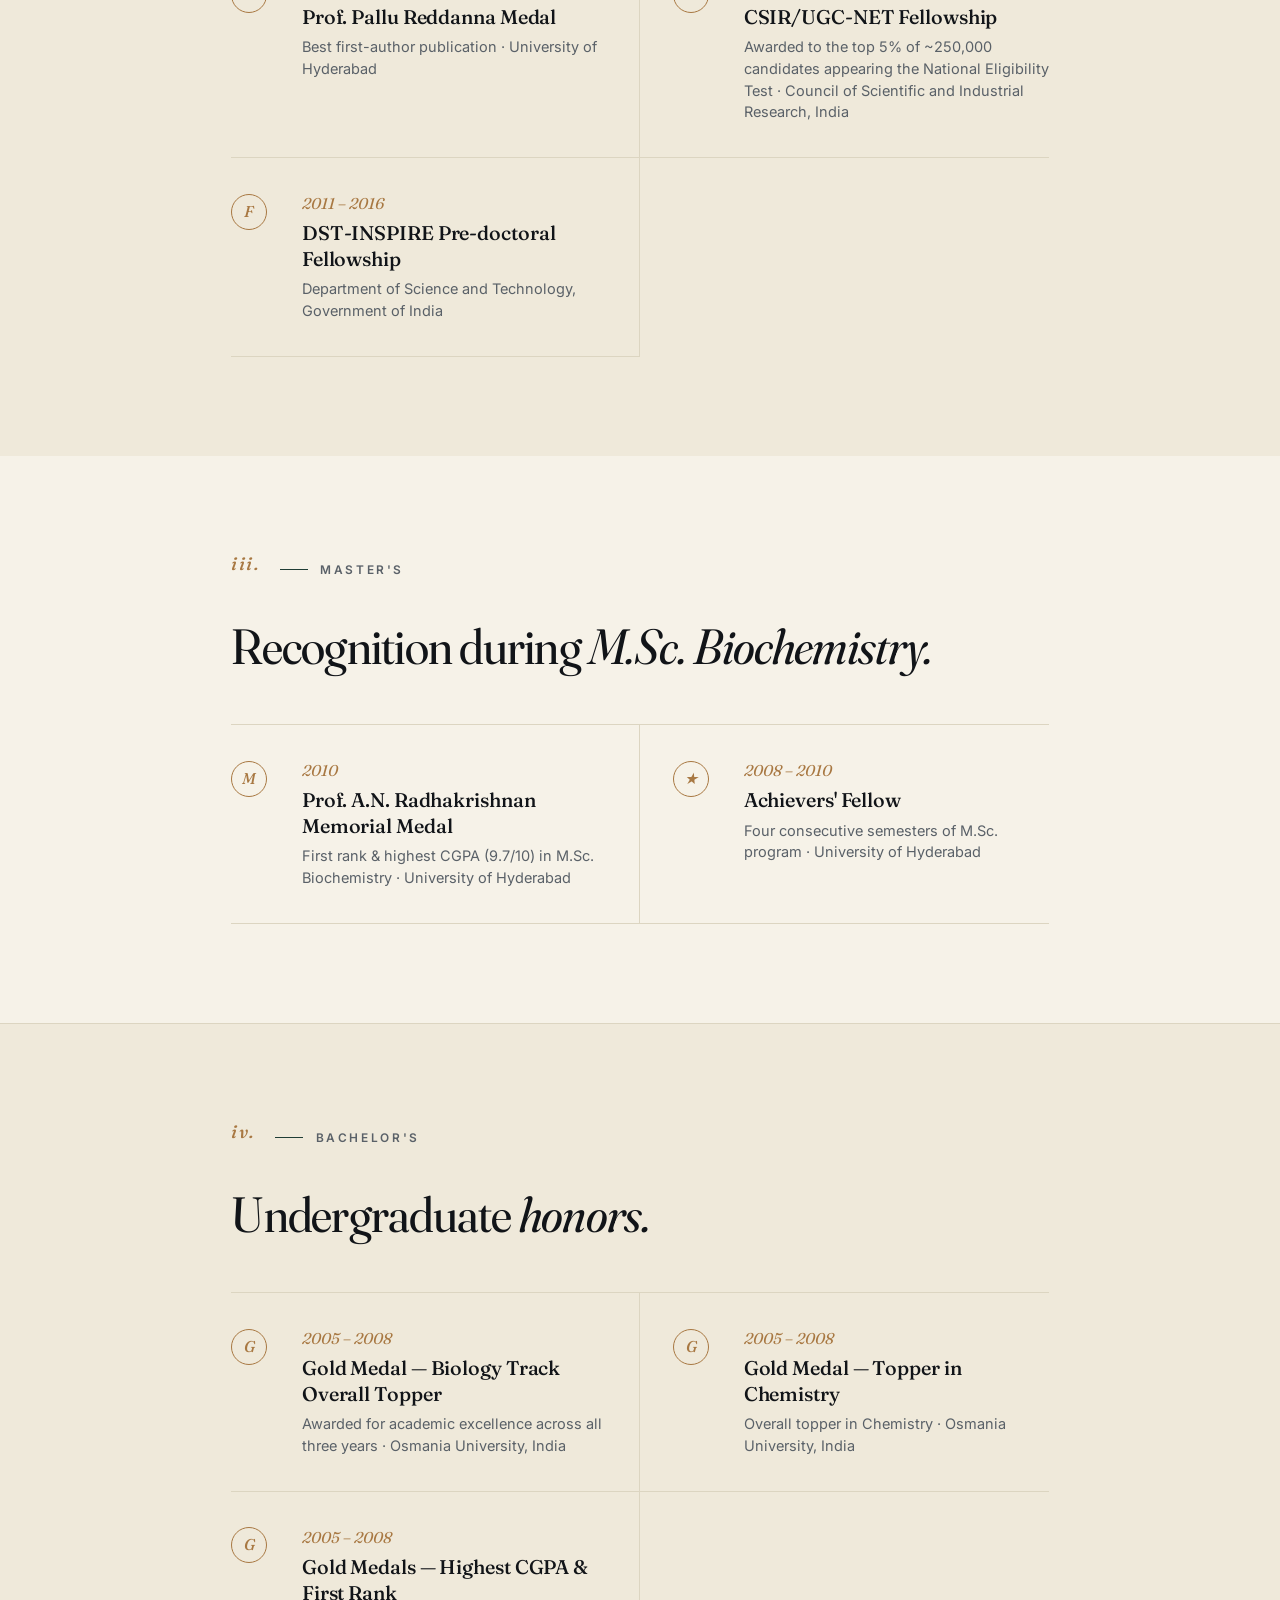
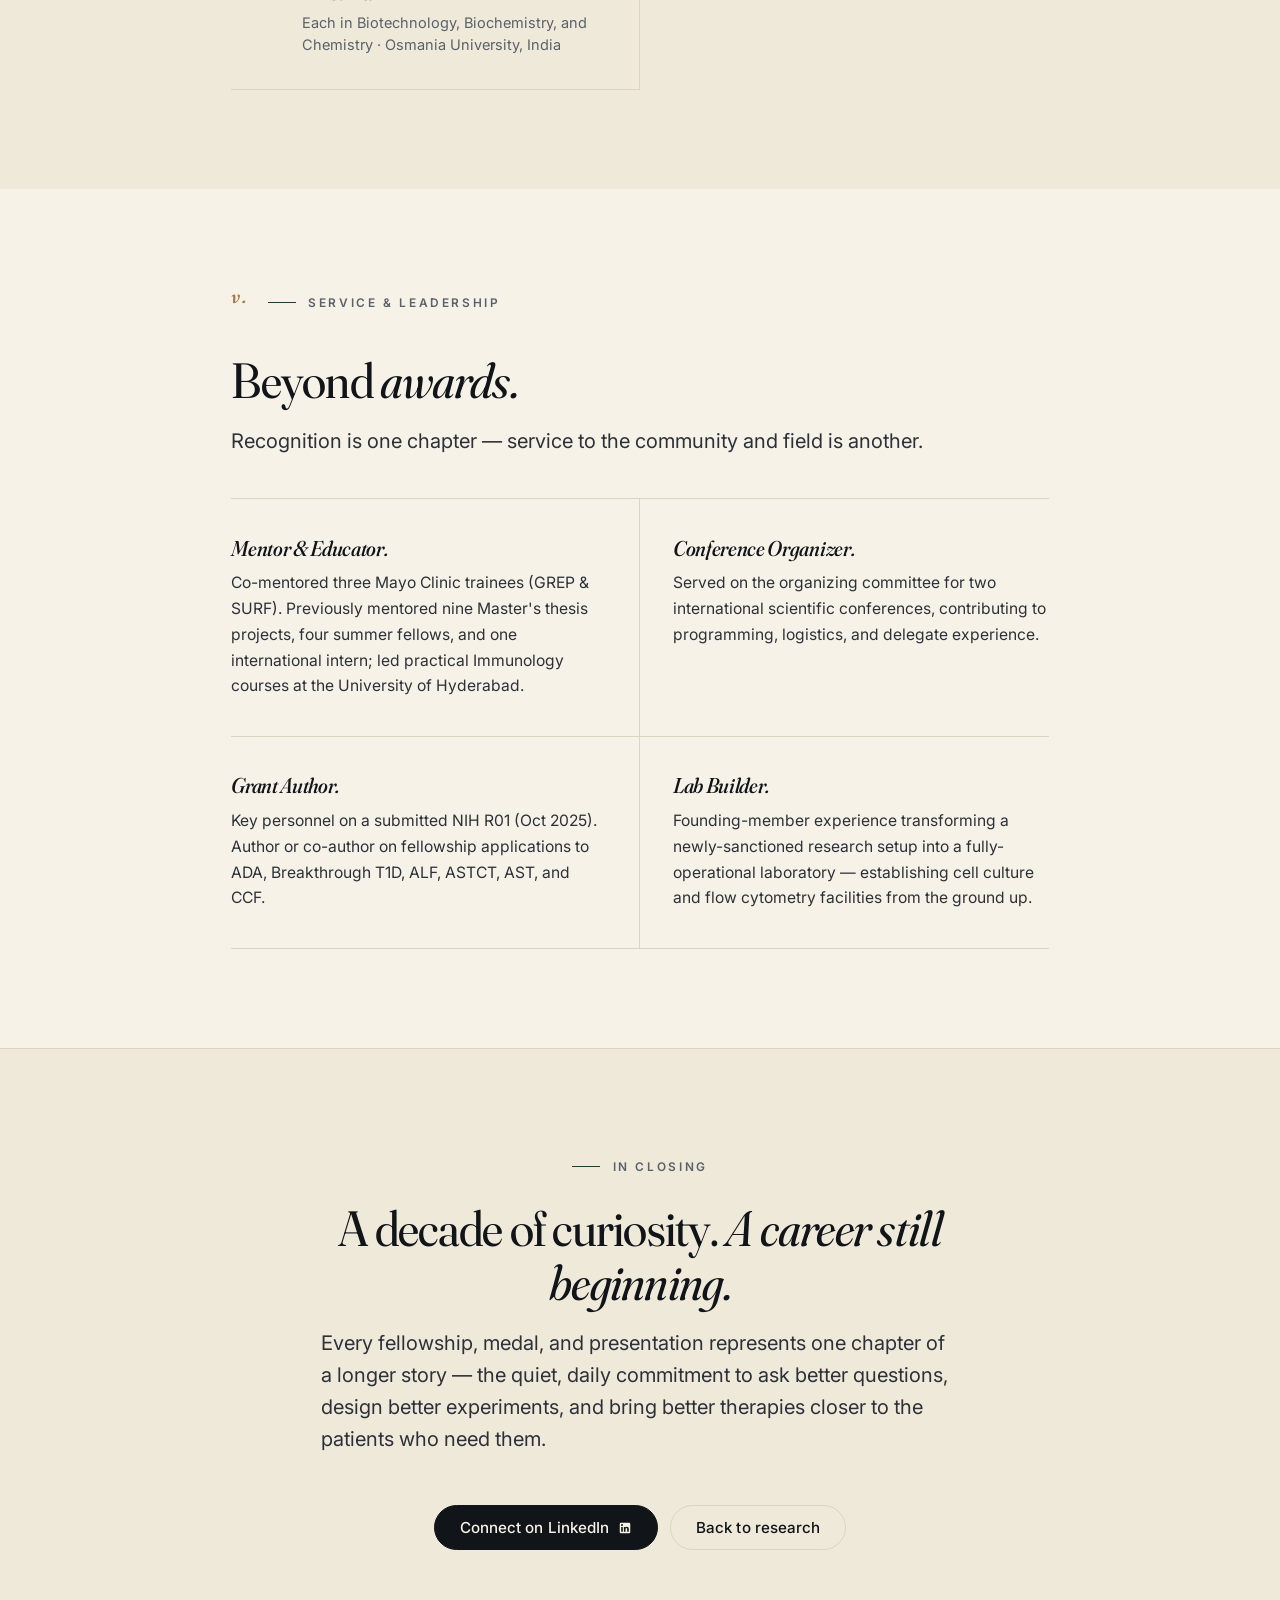
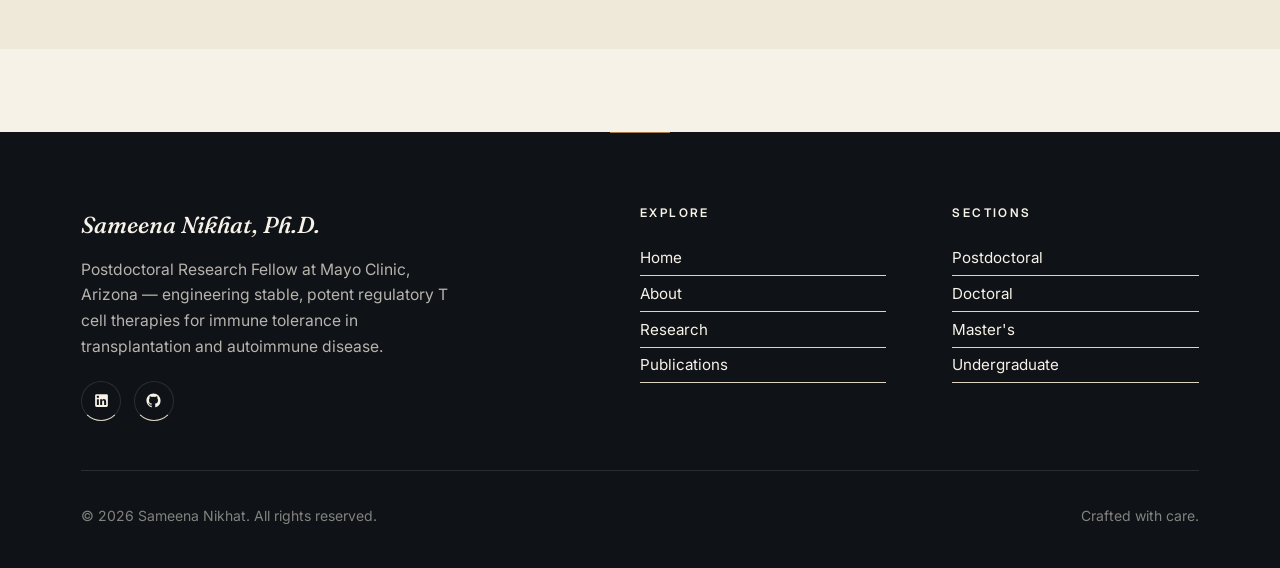
<file: achievements.html>
<!DOCTYPE html>
<html lang="en">
<head>
    <meta charset="UTF-8" />
    <meta name="viewport" content="width=device-width, initial-scale=1.0" />
    <title>Achievements — Sameena Nikhat, Ph.D.</title>
    <meta name="description" content="Awards, fellowships, and recognition spanning Sameena Nikhat's academic and research career — from gold medals at Osmania University to FOCIS travel awards." />
    <meta name="theme-color" content="#1f3d35" />

    <link rel="preconnect" href="https://fonts.googleapis.com" />
    <link rel="preconnect" href="https://fonts.gstatic.com" crossorigin />
    <link href="https://fonts.googleapis.com/css2?family=Fraunces:ital,opsz,wght,SOFT@0,9..144,300..600,0..100;1,9..144,300..600,0..100&family=Inter:wght@400;500;600;700&display=swap" rel="stylesheet" />
    <script src="assets/js/theme.js?v=3"></script>
    <link rel="stylesheet" href="assets/css/styles.css?v=3" />
    <link rel="icon" type="image/svg+xml" href="data:image/svg+xml,%3Csvg xmlns='http://www.w3.org/2000/svg' viewBox='0 0 100 100'%3E%3Crect width='100' height='100' rx='22' fill='%231f3d35'/%3E%3Ctext x='50' y='66' font-family='Georgia, serif' font-size='44' font-style='italic' fill='%23f6f2e8' text-anchor='middle' font-weight='500'%3Esn%3C/text%3E%3C/svg%3E" />
</head>
<body>
    <header class="nav" role="banner">
        <div class="nav-inner">
            <a href="index.html" class="brand">
                <span>Sameena <em>Nikhat</em></span>
                <span class="brand-mono">Ph.D.</span>
            </a>
            <div class="theme-switch" role="group" aria-label="Color theme">
                <button type="button" data-theme-set="cream" aria-label="Cream theme" title="Cream"></button>
                <button type="button" data-theme-set="snow" aria-label="Snow theme" title="Snow (white)"></button>
                <button type="button" data-theme-set="dark" aria-label="Dark theme" title="Dark"></button>
            </div>
            <button class="nav-toggle" aria-label="Toggle navigation" aria-expanded="false">
                <svg viewBox="0 0 24 24" fill="none" stroke="currentColor" stroke-width="1.8" stroke-linecap="round"><line x1="3" y1="7" x2="21" y2="7"/><line x1="3" y1="13" x2="21" y2="13"/><line x1="3" y1="19" x2="21" y2="19"/></svg>
            </button>
            <nav>
                <ul class="nav-links">
                    <li><a href="index.html">Home</a></li>
                    <li><a href="about.html">About</a></li>
                    <li><a href="research.html">Research</a></li>
                    <li><a href="publications.html">Publications</a></li>
                    <li><a href="achievements.html" class="active">Achievements</a></li>
                </ul>
            </nav>
        </div>
    </header>

    <main>
        <section class="page-hero">
            <div class="container-narrow reveal">
                <span class="eyebrow">Achievements</span>
                <h1>A career shaped by <em>consistent excellence</em> and prestigious national recognition.</h1>
                <p>From undergraduate gold medals through highly competitive national fellowships, to peer-reviewed travel awards as a postdoctoral fellow — every step carries forward a commitment to rigorous, impact-driven science.</p>
            </div>
        </section>

        <section id="postdoc-awards">
            <div class="container-narrow">
                <div class="section-marker reveal">
                    <span class="section-numeral">i.</span>
                    <span class="eyebrow">Postdoctoral</span>
                </div>

                <div class="reveal">
                    <h2 class="section-title">Awards as a <em>postdoctoral fellow.</em></h2>
                </div>

                <div class="award-grid" style="margin-top: 3rem;">
                    <div class="award reveal">
                        <div class="award-marker">★</div>
                        <div>
                            <div class="award-year">2026</div>
                            <div class="award-title">FOCIS Travel Award for Oral Presentation</div>
                            <div class="award-issuer">Federation of Clinical Immunology Societies — selected</div>
                        </div>
                    </div>
                    <div class="award reveal">
                        <div class="award-marker">★</div>
                        <div>
                            <div class="award-year">2024</div>
                            <div class="award-title">FOCIS Travel Award for Oral Presentation</div>
                            <div class="award-issuer">Federation of Clinical Immunology Societies</div>
                        </div>
                    </div>
                    <div class="award reveal">
                        <div class="award-marker">★</div>
                        <div>
                            <div class="award-year">2024</div>
                            <div class="award-title">FOCIS Poster-of-Merit Award</div>
                            <div class="award-issuer">Federation of Clinical Immunology Societies</div>
                        </div>
                    </div>
                </div>
            </div>
        </section>

        <section id="phd-awards" style="background: var(--paper-deep); border-top: 1px solid var(--rule);">
            <div class="container-narrow">
                <div class="section-marker reveal">
                    <span class="section-numeral">ii.</span>
                    <span class="eyebrow">Predoctoral</span>
                </div>

                <div class="reveal">
                    <h2 class="section-title">Doctoral fellowships &amp; <em>medals.</em></h2>
                </div>

                <div class="award-grid" style="margin-top: 3rem;">
                    <div class="award reveal">
                        <div class="award-marker">M</div>
                        <div>
                            <div class="award-year">2022</div>
                            <div class="award-title">Prof. Pallu Reddanna Medal</div>
                            <div class="award-issuer">Best first-author publication · University of Hyderabad</div>
                        </div>
                    </div>
                    <div class="award reveal">
                        <div class="award-marker">F</div>
                        <div>
                            <div class="award-year">2011 – 2016</div>
                            <div class="award-title">CSIR/UGC-NET Fellowship</div>
                            <div class="award-issuer">Awarded to the top 5% of ~250,000 candidates appearing the National Eligibility Test · Council of Scientific and Industrial Research, India</div>
                        </div>
                    </div>
                    <div class="award reveal">
                        <div class="award-marker">F</div>
                        <div>
                            <div class="award-year">2011 – 2016</div>
                            <div class="award-title">DST-INSPIRE Pre-doctoral Fellowship</div>
                            <div class="award-issuer">Department of Science and Technology, Government of India</div>
                        </div>
                    </div>
                </div>
            </div>
        </section>

        <section id="masters-awards">
            <div class="container-narrow">
                <div class="section-marker reveal">
                    <span class="section-numeral">iii.</span>
                    <span class="eyebrow">Master's</span>
                </div>

                <div class="reveal">
                    <h2 class="section-title">Recognition during <em>M.Sc. Biochemistry.</em></h2>
                </div>

                <div class="award-grid" style="margin-top: 3rem;">
                    <div class="award reveal">
                        <div class="award-marker">M</div>
                        <div>
                            <div class="award-year">2010</div>
                            <div class="award-title">Prof. A.N. Radhakrishnan Memorial Medal</div>
                            <div class="award-issuer">First rank &amp; highest CGPA (9.7/10) in M.Sc. Biochemistry · University of Hyderabad</div>
                        </div>
                    </div>
                    <div class="award reveal">
                        <div class="award-marker">★</div>
                        <div>
                            <div class="award-year">2008 – 2010</div>
                            <div class="award-title">Achievers' Fellow</div>
                            <div class="award-issuer">Four consecutive semesters of M.Sc. program · University of Hyderabad</div>
                        </div>
                    </div>
                </div>
            </div>
        </section>

        <section id="undergrad-awards" style="background: var(--paper-deep); border-top: 1px solid var(--rule);">
            <div class="container-narrow">
                <div class="section-marker reveal">
                    <span class="section-numeral">iv.</span>
                    <span class="eyebrow">Bachelor's</span>
                </div>

                <div class="reveal">
                    <h2 class="section-title">Undergraduate <em>honors.</em></h2>
                </div>

                <div class="award-grid" style="margin-top: 3rem;">
                    <div class="award reveal">
                        <div class="award-marker">G</div>
                        <div>
                            <div class="award-year">2005 – 2008</div>
                            <div class="award-title">Gold Medal — Biology Track Overall Topper</div>
                            <div class="award-issuer">Awarded for academic excellence across all three years · Osmania University, India</div>
                        </div>
                    </div>
                    <div class="award reveal">
                        <div class="award-marker">G</div>
                        <div>
                            <div class="award-year">2005 – 2008</div>
                            <div class="award-title">Gold Medal — Topper in Chemistry</div>
                            <div class="award-issuer">Overall topper in Chemistry · Osmania University, India</div>
                        </div>
                    </div>
                    <div class="award reveal">
                        <div class="award-marker">G</div>
                        <div>
                            <div class="award-year">2005 – 2008</div>
                            <div class="award-title">Gold Medals — Highest CGPA &amp; First Rank</div>
                            <div class="award-issuer">Each in Biotechnology, Biochemistry, and Chemistry · Osmania University, India</div>
                        </div>
                    </div>
                </div>
            </div>
        </section>

        <section>
            <div class="container-narrow">
                <div class="section-marker reveal">
                    <span class="section-numeral">v.</span>
                    <span class="eyebrow">Service &amp; leadership</span>
                </div>

                <div class="reveal">
                    <h2 class="section-title">Beyond <em>awards.</em></h2>
                    <p class="lead">Recognition is one chapter — service to the community and field is another.</p>
                </div>

                <div class="service-grid">
                    <div class="service reveal">
                        <h3>Mentor &amp; Educator.</h3>
                        <p>Co-mentored three Mayo Clinic trainees (GREP &amp; SURF). Previously mentored nine Master's thesis projects, four summer fellows, and one international intern; led practical Immunology courses at the University of Hyderabad.</p>
                    </div>
                    <div class="service reveal">
                        <h3>Conference Organizer.</h3>
                        <p>Served on the organizing committee for two international scientific conferences, contributing to programming, logistics, and delegate experience.</p>
                    </div>
                    <div class="service reveal">
                        <h3>Grant Author.</h3>
                        <p>Key personnel on a submitted NIH R01 (Oct 2025). Author or co-author on fellowship applications to ADA, Breakthrough T1D, ALF, ASTCT, AST, and CCF.</p>
                    </div>
                    <div class="service reveal">
                        <h3>Lab Builder.</h3>
                        <p>Founding-member experience transforming a newly-sanctioned research setup into a fully-operational laboratory — establishing cell culture and flow cytometry facilities from the ground up.</p>
                    </div>
                </div>
            </div>
        </section>

        <section style="background: var(--paper-deep); border-top: 1px solid var(--rule);">
            <div class="reading">
                <div class="reveal" style="text-align: center;">
                    <span class="eyebrow" style="justify-content: center; display: inline-flex;">In closing</span>
                    <h2 class="section-title" style="margin-top: 1.5rem;">A decade of curiosity. <em>A career still beginning.</em></h2>
                    <p class="lead" style="margin: 0 auto; text-align: left;">
                        Every fellowship, medal, and presentation represents one chapter of a longer story — the quiet, daily commitment to ask better questions, design better experiments, and bring better therapies closer to the patients who need them.
                    </p>
                    <div style="display: flex; justify-content: center; gap: 0.75rem; margin-top: 3rem; flex-wrap: wrap;">
                        <a href="https://www.linkedin.com/in/sameena-nikhat-0a980424a/" target="_blank" rel="noopener noreferrer" class="btn btn-primary">
                            Connect on LinkedIn
                            <svg viewBox="0 0 24 24" fill="currentColor"><path d="M19 3a2 2 0 0 1 2 2v14a2 2 0 0 1-2 2H5a2 2 0 0 1-2-2V5a2 2 0 0 1 2-2h14m-.5 15.5v-5.3a3.26 3.26 0 0 0-3.26-3.26c-.85 0-1.84.52-2.32 1.3v-1.11h-2.79v8.37h2.79v-4.93c0-.77.62-1.4 1.39-1.4a1.4 1.4 0 0 1 1.4 1.4v4.93h2.79M6.88 8.56a1.68 1.68 0 0 0 1.68-1.68c0-.93-.75-1.69-1.68-1.69a1.69 1.69 0 0 0-1.69 1.69c0 .93.76 1.68 1.69 1.68m1.39 9.94v-8.37H5.5v8.37h2.77z"/></svg>
                        </a>
                        <a href="research.html" class="btn btn-ghost">Back to research</a>
                    </div>
                </div>
            </div>
        </section>
    </main>

    <footer role="contentinfo">
        <div class="container">
            <div class="footer-grid">
                <div>
                    <p class="footer-brand">Sameena Nikhat, Ph.D.</p>
                    <p>Postdoctoral Research Fellow at Mayo Clinic, Arizona — engineering stable, potent regulatory T cell therapies for immune tolerance in transplantation and autoimmune disease.</p>
                    <div class="social-row">
                        <a href="https://www.linkedin.com/in/sameena-nikhat-0a980424a/" target="_blank" rel="noopener noreferrer" aria-label="LinkedIn">
                            <svg viewBox="0 0 24 24" fill="currentColor"><path d="M19 3a2 2 0 0 1 2 2v14a2 2 0 0 1-2 2H5a2 2 0 0 1-2-2V5a2 2 0 0 1 2-2h14m-.5 15.5v-5.3a3.26 3.26 0 0 0-3.26-3.26c-.85 0-1.84.52-2.32 1.3v-1.11h-2.79v8.37h2.79v-4.93c0-.77.62-1.4 1.39-1.4a1.4 1.4 0 0 1 1.4 1.4v4.93h2.79M6.88 8.56a1.68 1.68 0 0 0 1.68-1.68c0-.93-.75-1.69-1.68-1.69a1.69 1.69 0 0 0-1.69 1.69c0 .93.76 1.68 1.69 1.68m1.39 9.94v-8.37H5.5v8.37h2.77z"/></svg>
                        </a>
                        <a href="https://github.com/sameena-nikhat" target="_blank" rel="noopener noreferrer" aria-label="GitHub">
                            <svg viewBox="0 0 24 24" fill="currentColor"><path d="M12 2C6.477 2 2 6.484 2 12.017c0 4.425 2.865 8.18 6.839 9.504.5.092.682-.217.682-.483 0-.237-.008-.868-.013-1.703-2.782.605-3.369-1.343-3.369-1.343-.454-1.158-1.11-1.466-1.11-1.466-.908-.62.069-.608.069-.608 1.003.07 1.531 1.032 1.531 1.032.892 1.53 2.341 1.088 2.91.832.092-.647.35-1.088.636-1.338-2.22-.253-4.555-1.113-4.555-4.951 0-1.093.39-1.988 1.029-2.688-.103-.253-.446-1.272.098-2.65 0 0 .84-.27 2.75 1.026A9.564 9.564 0 0 1 12 6.844a9.59 9.59 0 0 1 2.504.337c1.909-1.296 2.747-1.027 2.747-1.027.546 1.379.203 2.398.1 2.651.64.7 1.028 1.595 1.028 2.688 0 3.848-2.339 4.695-4.566 4.943.359.309.678.92.678 1.855 0 1.338-.012 2.419-.012 2.747 0 .268.18.58.688.482A10.019 10.019 0 0 0 22 12.017C22 6.484 17.522 2 12 2z"/></svg>
                        </a>
                    </div>
                </div>
                <div>
                    <h4>Explore</h4>
                    <a href="index.html">Home</a>
                    <a href="about.html">About</a>
                    <a href="research.html">Research</a>
                    <a href="publications.html">Publications</a>
                </div>
                <div>
                    <h4>Sections</h4>
                    <a href="#postdoc-awards">Postdoctoral</a>
                    <a href="#phd-awards">Doctoral</a>
                    <a href="#masters-awards">Master's</a>
                    <a href="#undergrad-awards">Undergraduate</a>
                </div>
            </div>
            <div class="footer-bottom">
                <span>&copy; <span data-year>2026</span> Sameena Nikhat. All rights reserved.</span>
                <span>Crafted with care.</span>
            </div>
        </div>
    </footer>

    <script src="assets/js/main.js?v=3"></script>
</body>
</html>
</file>
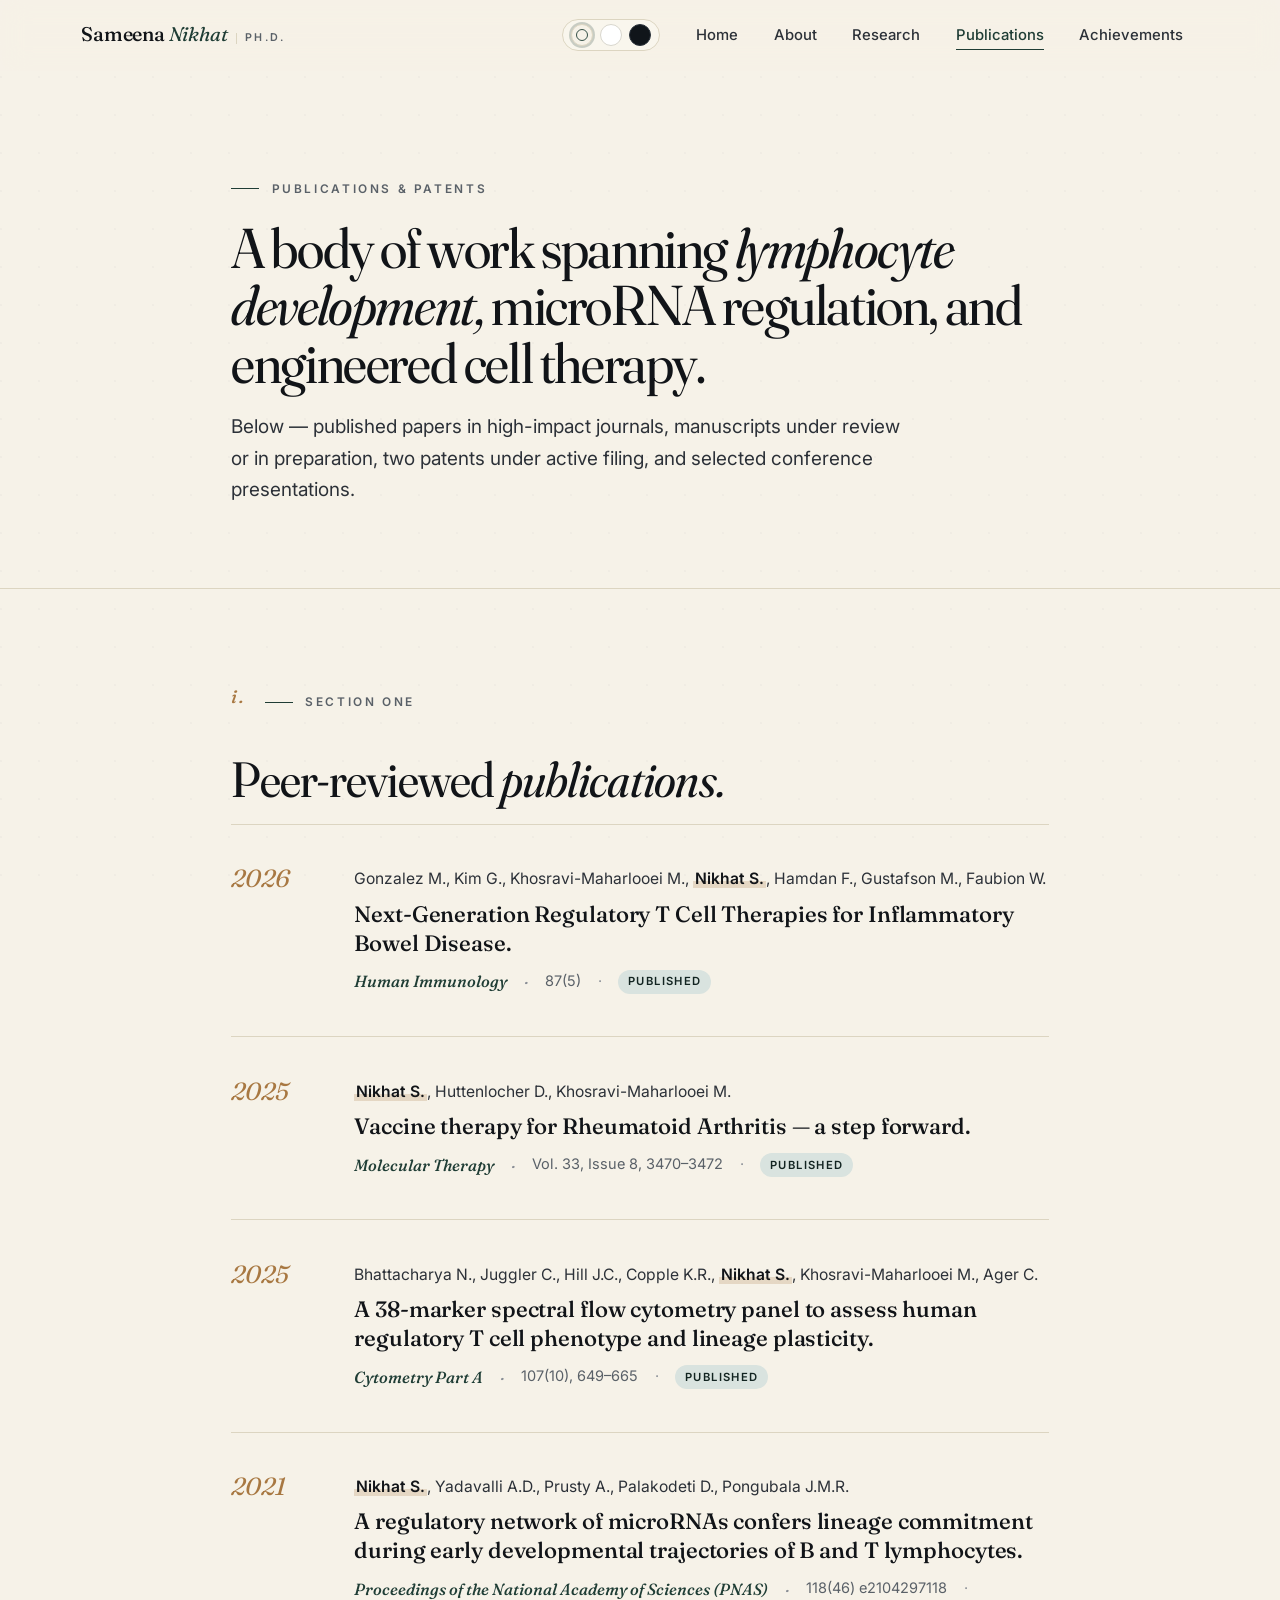
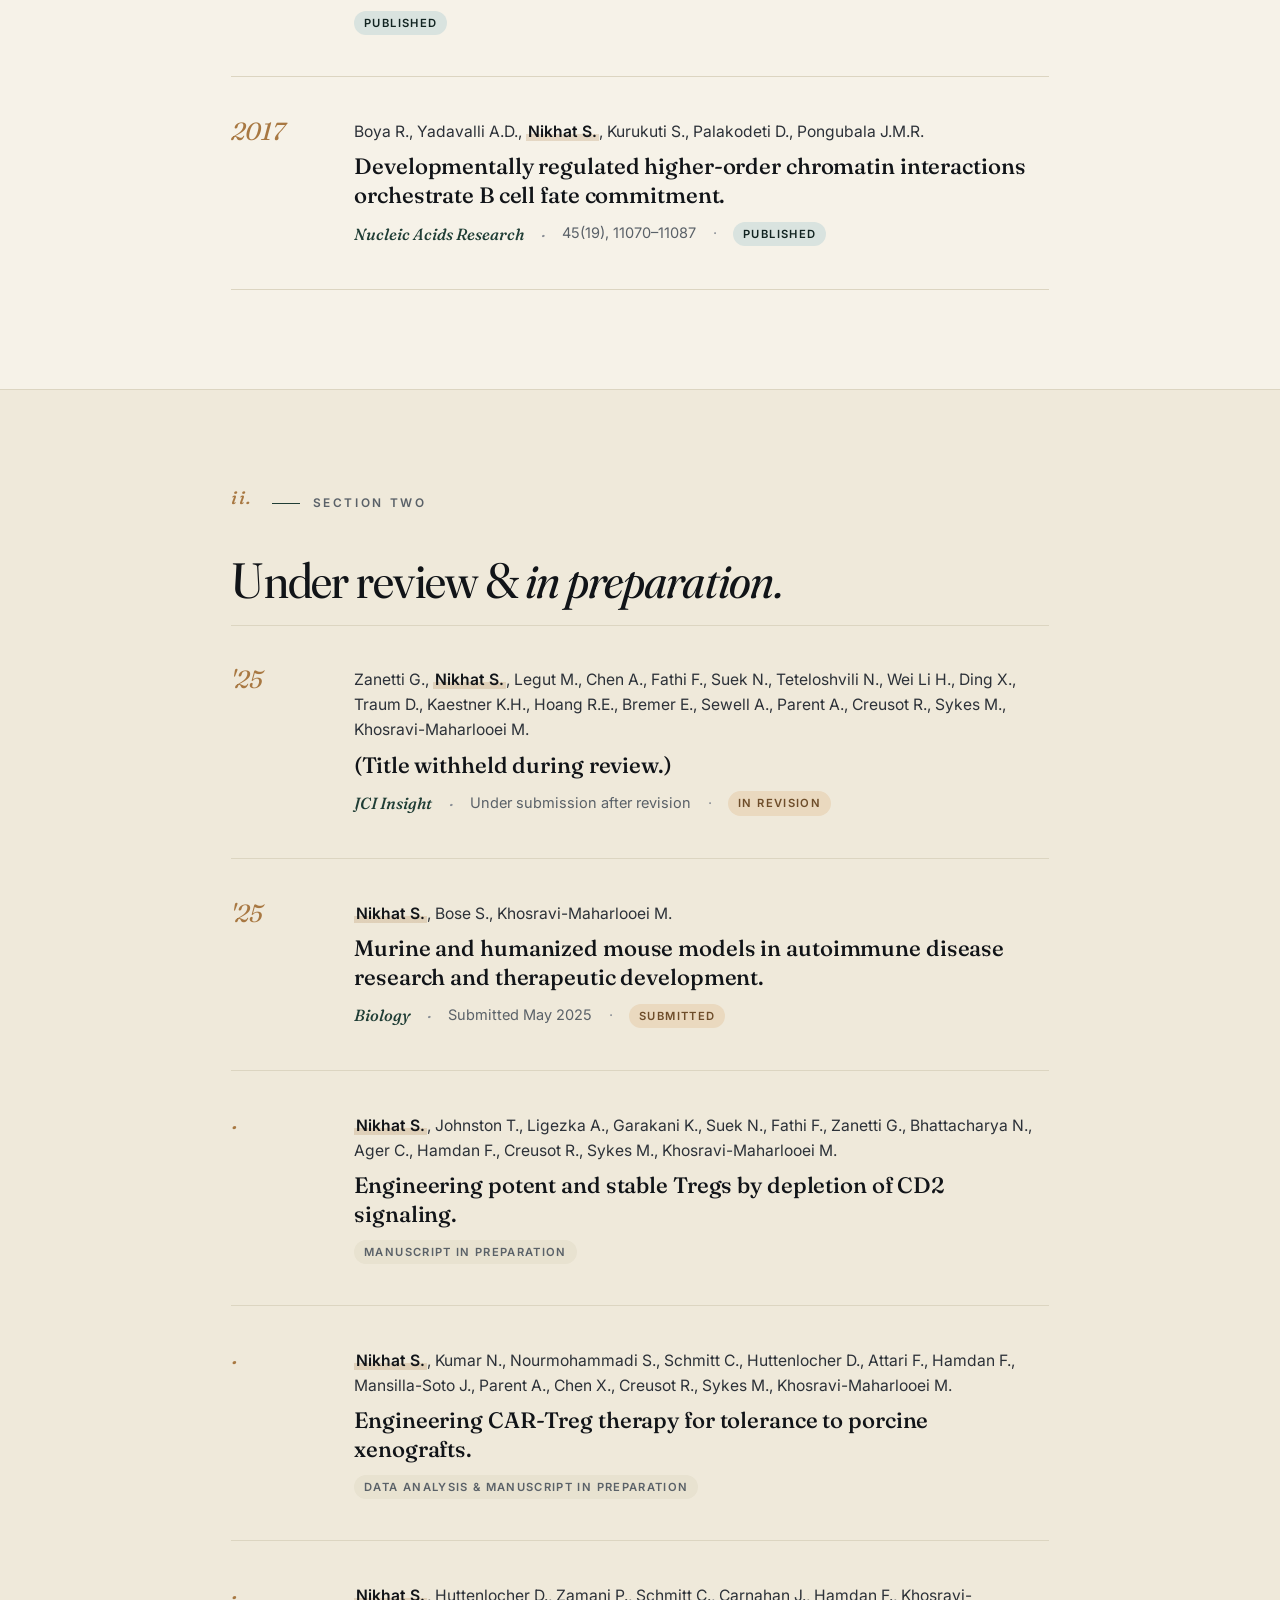
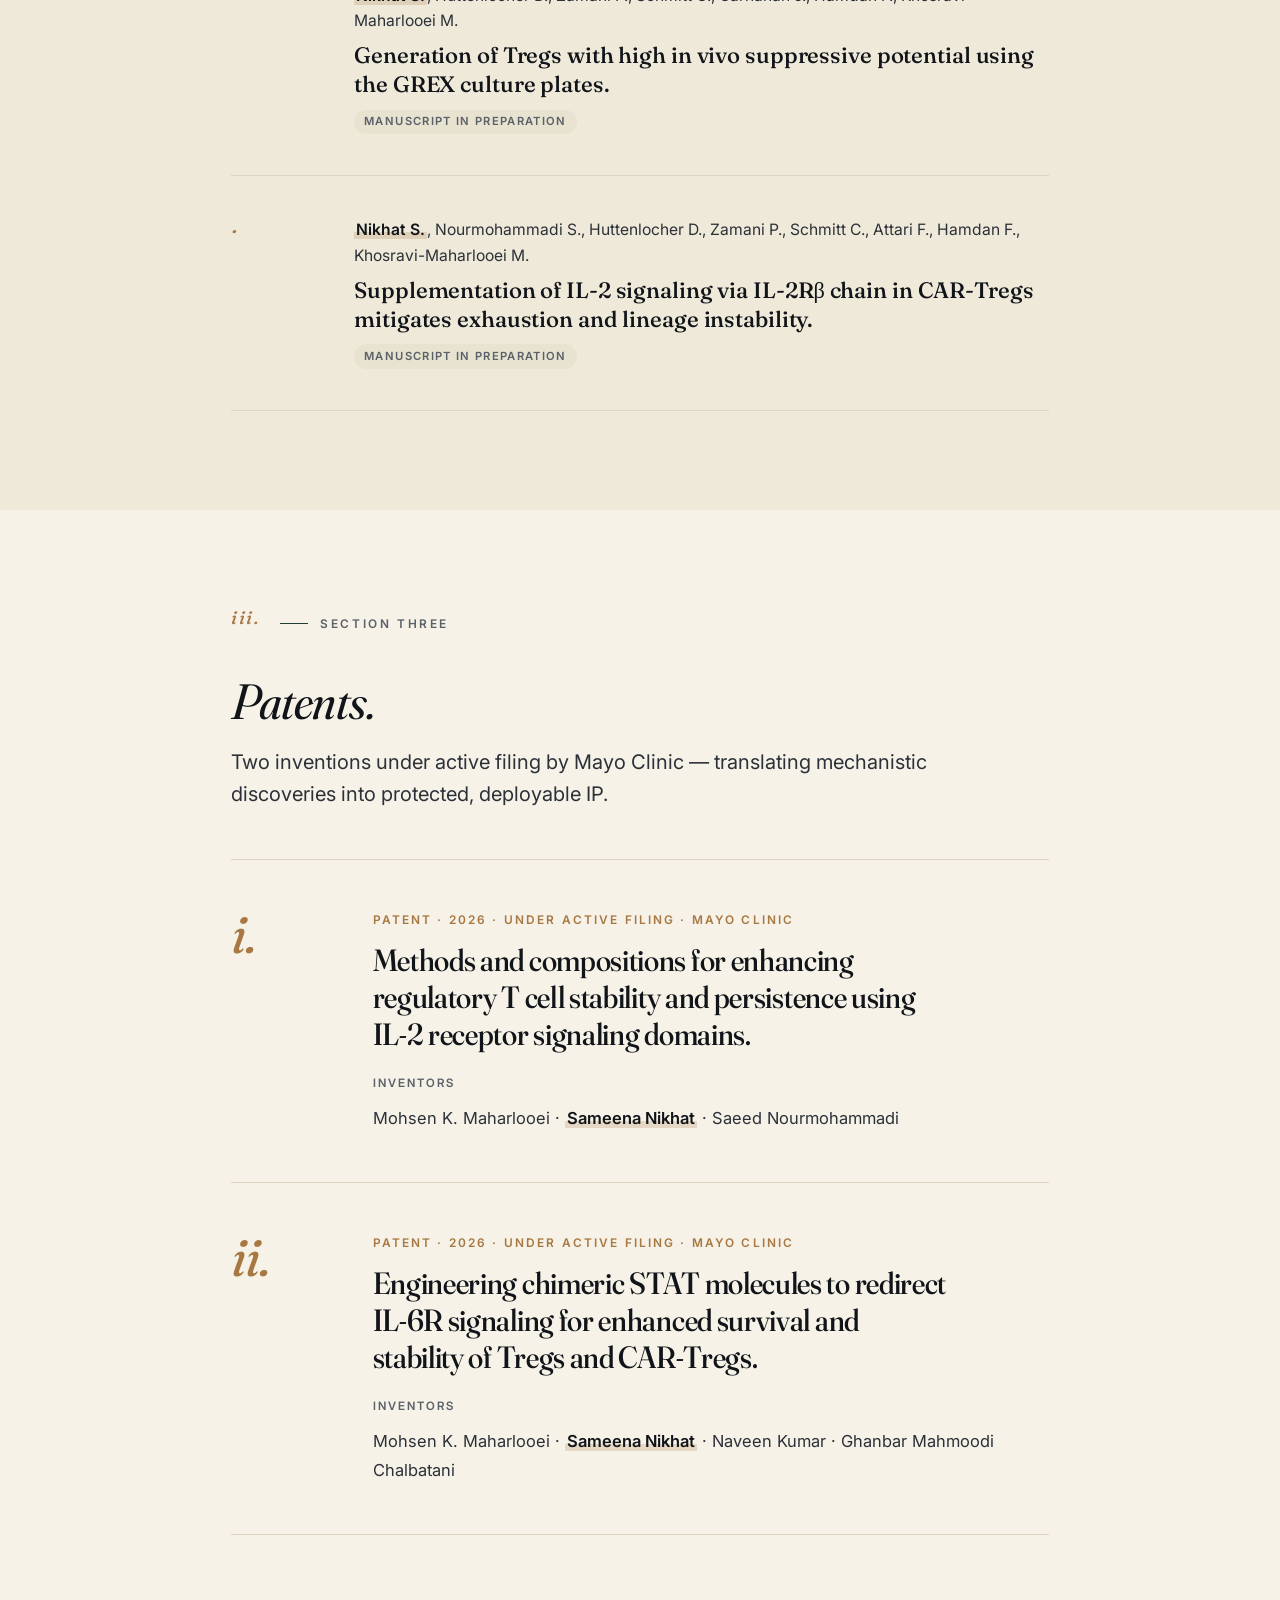
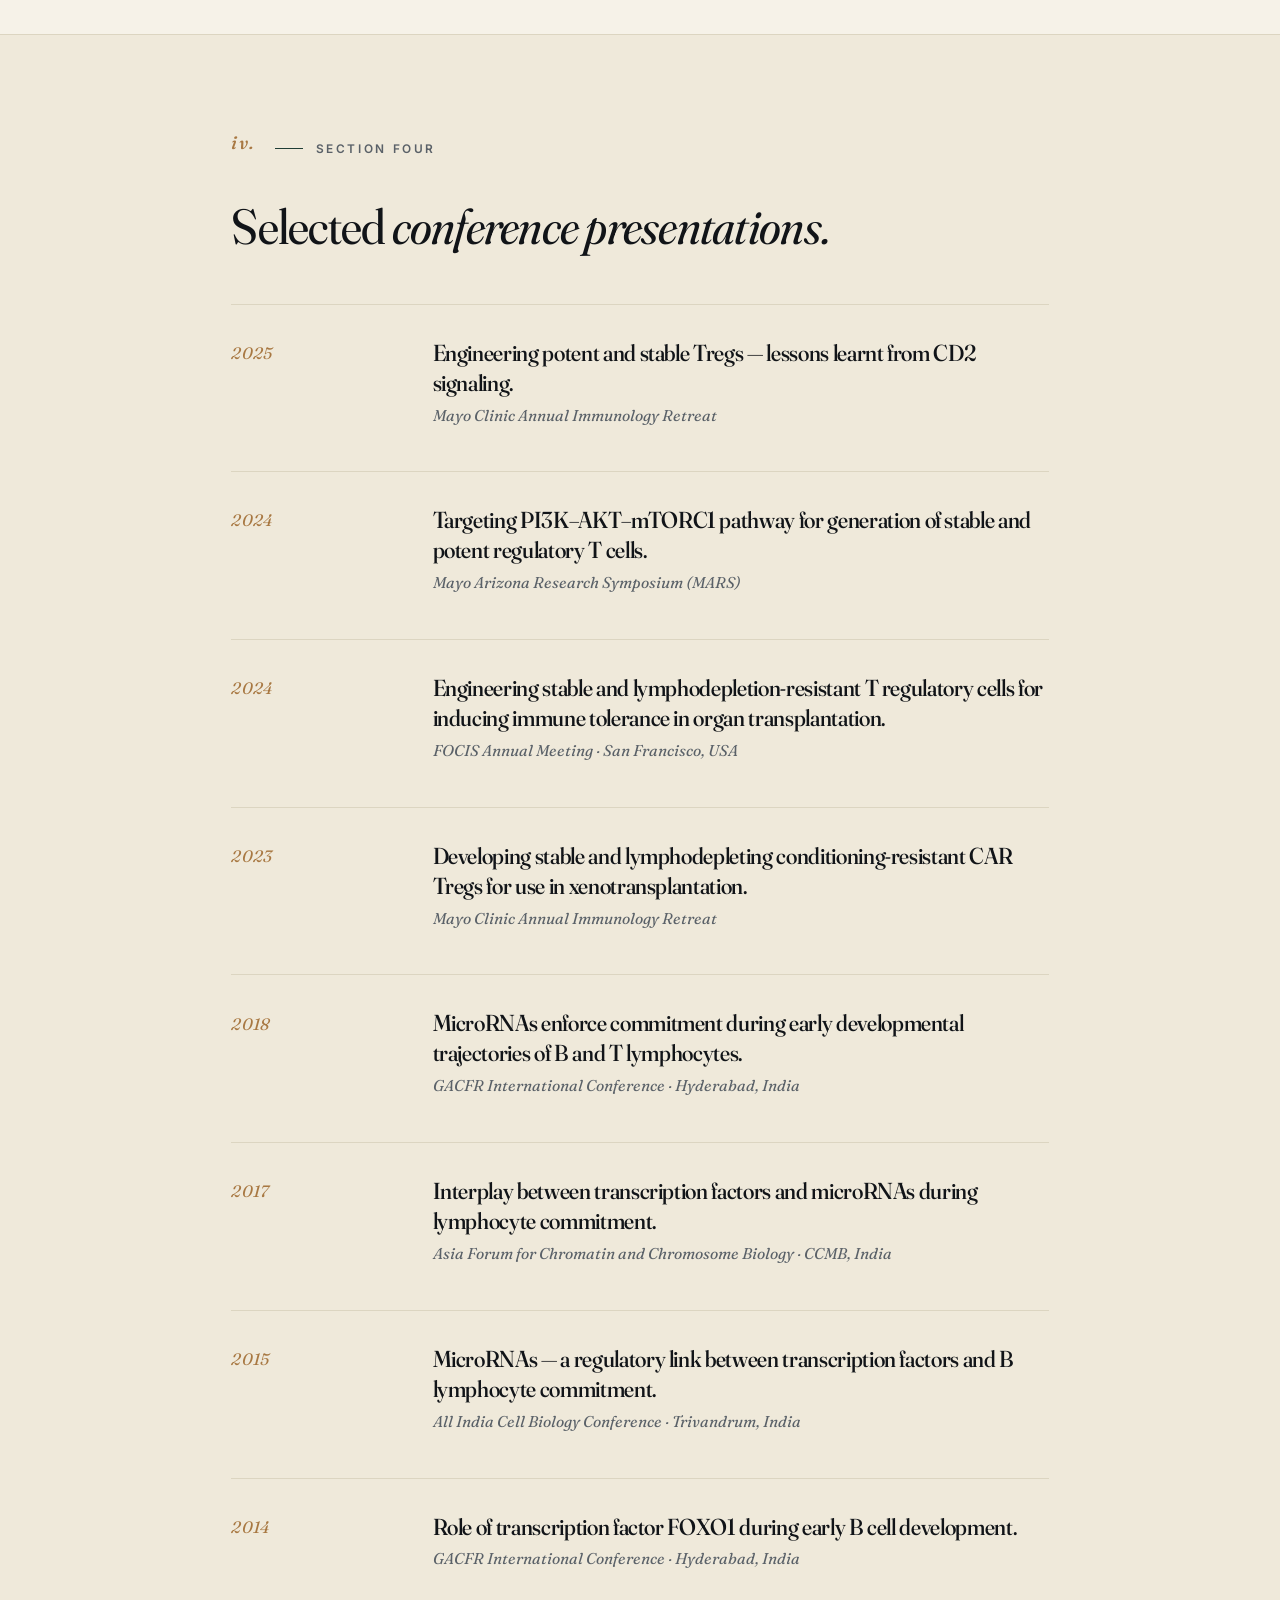
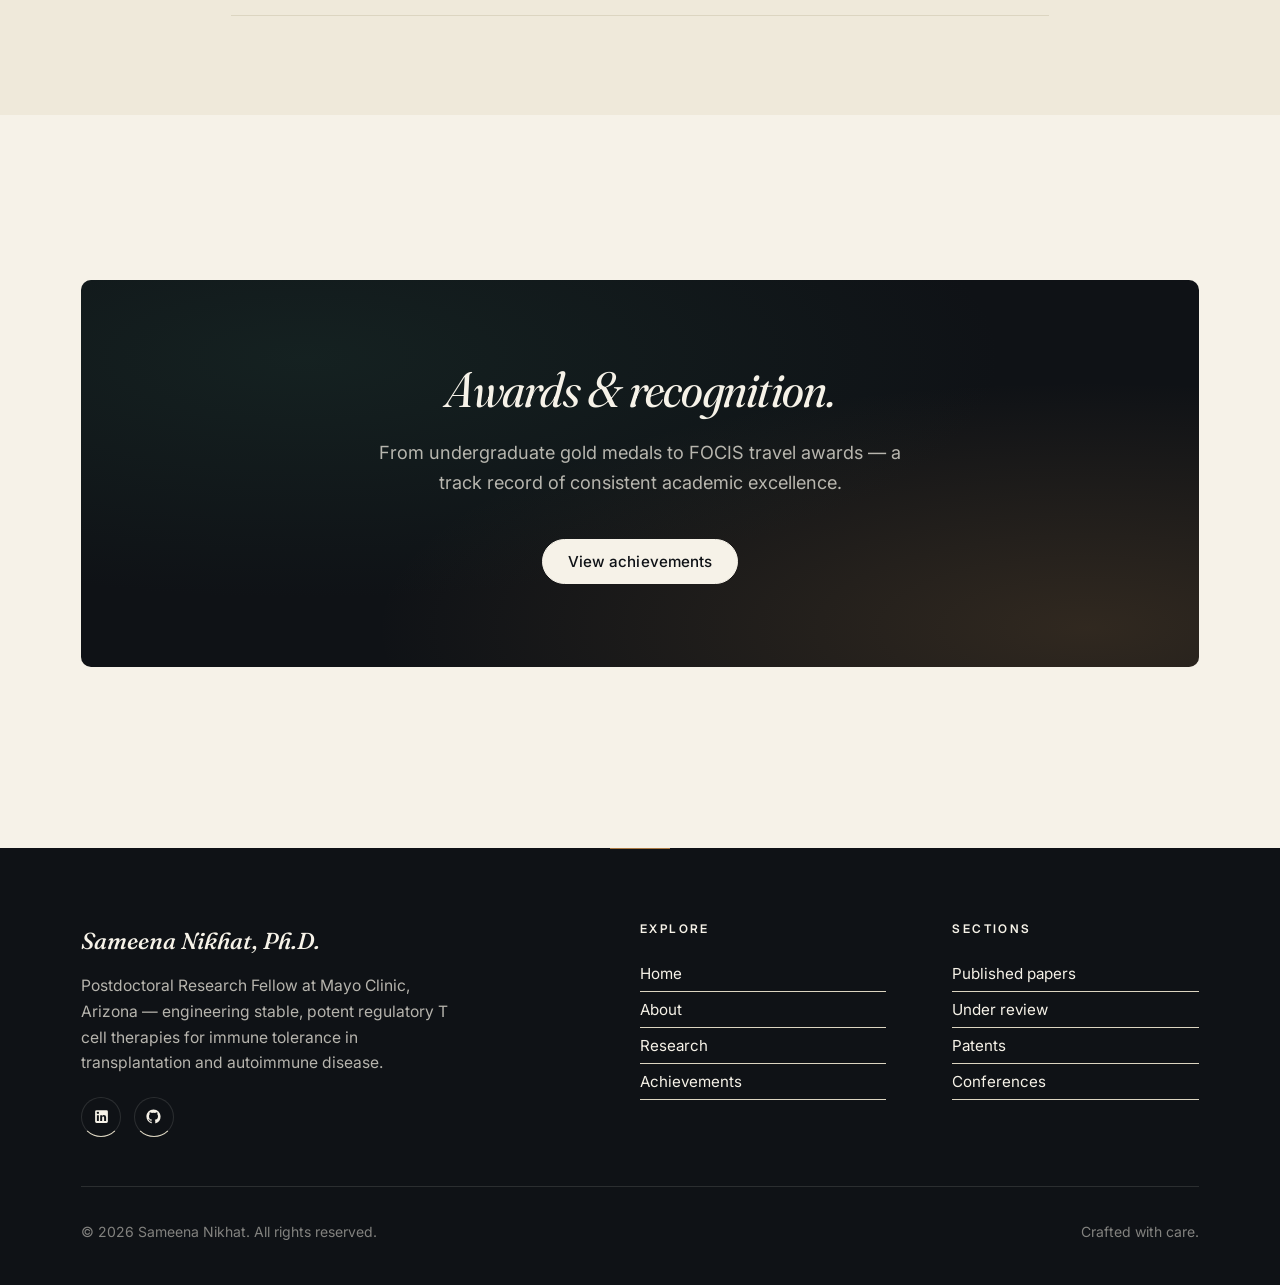
<file: publications.html>
<!DOCTYPE html>
<html lang="en">
<head>
    <meta charset="UTF-8" />
    <meta name="viewport" content="width=device-width, initial-scale=1.0" />
    <title>Publications &amp; Patents — Sameena Nikhat, Ph.D.</title>
    <meta name="description" content="Peer-reviewed publications, patents, and conference presentations by Sameena Nikhat — covering Treg engineering, CAR therapy, and immune tolerance." />
    <meta name="theme-color" content="#1f3d35" />

    <link rel="preconnect" href="https://fonts.googleapis.com" />
    <link rel="preconnect" href="https://fonts.gstatic.com" crossorigin />
    <link href="https://fonts.googleapis.com/css2?family=Fraunces:ital,opsz,wght,SOFT@0,9..144,300..600,0..100;1,9..144,300..600,0..100&family=Inter:wght@400;500;600;700&display=swap" rel="stylesheet" />
    <script src="assets/js/theme.js?v=3"></script>
    <link rel="stylesheet" href="assets/css/styles.css?v=3" />
    <link rel="icon" type="image/svg+xml" href="data:image/svg+xml,%3Csvg xmlns='http://www.w3.org/2000/svg' viewBox='0 0 100 100'%3E%3Crect width='100' height='100' rx='22' fill='%231f3d35'/%3E%3Ctext x='50' y='66' font-family='Georgia, serif' font-size='44' font-style='italic' fill='%23f6f2e8' text-anchor='middle' font-weight='500'%3Esn%3C/text%3E%3C/svg%3E" />
</head>
<body>
    <header class="nav" role="banner">
        <div class="nav-inner">
            <a href="index.html" class="brand">
                <span>Sameena <em>Nikhat</em></span>
                <span class="brand-mono">Ph.D.</span>
            </a>
            <div class="theme-switch" role="group" aria-label="Color theme">
                <button type="button" data-theme-set="cream" aria-label="Cream theme" title="Cream"></button>
                <button type="button" data-theme-set="snow" aria-label="Snow theme" title="Snow (white)"></button>
                <button type="button" data-theme-set="dark" aria-label="Dark theme" title="Dark"></button>
            </div>
            <button class="nav-toggle" aria-label="Toggle navigation" aria-expanded="false">
                <svg viewBox="0 0 24 24" fill="none" stroke="currentColor" stroke-width="1.8" stroke-linecap="round"><line x1="3" y1="7" x2="21" y2="7"/><line x1="3" y1="13" x2="21" y2="13"/><line x1="3" y1="19" x2="21" y2="19"/></svg>
            </button>
            <nav>
                <ul class="nav-links">
                    <li><a href="index.html">Home</a></li>
                    <li><a href="about.html">About</a></li>
                    <li><a href="research.html">Research</a></li>
                    <li><a href="publications.html" class="active">Publications</a></li>
                    <li><a href="achievements.html">Achievements</a></li>
                </ul>
            </nav>
        </div>
    </header>

    <main>
        <section class="page-hero">
            <div class="container-narrow reveal">
                <span class="eyebrow">Publications &amp; patents</span>
                <h1>A body of work spanning <em>lymphocyte development,</em> microRNA regulation, and engineered cell therapy.</h1>
                <p>Below — published papers in high-impact journals, manuscripts under review or in preparation, two patents under active filing, and selected conference presentations.</p>
            </div>
        </section>

        <section id="published">
            <div class="container-narrow">
                <div class="section-marker reveal">
                    <span class="section-numeral">i.</span>
                    <span class="eyebrow">Section one</span>
                </div>

                <div class="reveal">
                    <h2 class="section-title">Peer-reviewed <em>publications.</em></h2>
                </div>

                <ul class="pub-list">
                    <li class="pub-item reveal">
                        <span class="pub-year">2026</span>
                        <div>
                            <p class="pub-authors">Gonzalez M., Kim G., Khosravi-Maharlooei M., <span class="self">Nikhat S.</span>, Hamdan F., Gustafson M., Faubion W.</p>
                            <p class="pub-title">Next-Generation Regulatory T Cell Therapies for Inflammatory Bowel Disease.</p>
                            <div class="pub-meta">
                                <span class="pub-journal">Human Immunology</span>
                                <span>87(5)</span>
                                <span class="pub-badge published">Published</span>
                            </div>
                        </div>
                    </li>

                    <li class="pub-item reveal">
                        <span class="pub-year">2025</span>
                        <div>
                            <p class="pub-authors"><span class="self">Nikhat S.</span>, Huttenlocher D., Khosravi-Maharlooei M.</p>
                            <p class="pub-title">Vaccine therapy for Rheumatoid Arthritis — a step forward.</p>
                            <div class="pub-meta">
                                <span class="pub-journal">Molecular Therapy</span>
                                <span>Vol. 33, Issue 8, 3470–3472</span>
                                <span class="pub-badge published">Published</span>
                            </div>
                        </div>
                    </li>

                    <li class="pub-item reveal">
                        <span class="pub-year">2025</span>
                        <div>
                            <p class="pub-authors">Bhattacharya N., Juggler C., Hill J.C., Copple K.R., <span class="self">Nikhat S.</span>, Khosravi-Maharlooei M., Ager C.</p>
                            <p class="pub-title">A 38-marker spectral flow cytometry panel to assess human regulatory T cell phenotype and lineage plasticity.</p>
                            <div class="pub-meta">
                                <span class="pub-journal">Cytometry Part A</span>
                                <span>107(10), 649–665</span>
                                <span class="pub-badge published">Published</span>
                            </div>
                        </div>
                    </li>

                    <li class="pub-item reveal">
                        <span class="pub-year">2021</span>
                        <div>
                            <p class="pub-authors"><span class="self">Nikhat S.</span>, Yadavalli A.D., Prusty A., Palakodeti D., Pongubala J.M.R.</p>
                            <p class="pub-title">A regulatory network of microRNAs confers lineage commitment during early developmental trajectories of B and T lymphocytes.</p>
                            <div class="pub-meta">
                                <span class="pub-journal">Proceedings of the National Academy of Sciences (PNAS)</span>
                                <span>118(46) e2104297118</span>
                                <span class="pub-badge published">Published</span>
                            </div>
                        </div>
                    </li>

                    <li class="pub-item reveal">
                        <span class="pub-year">2017</span>
                        <div>
                            <p class="pub-authors">Boya R., Yadavalli A.D., <span class="self">Nikhat S.</span>, Kurukuti S., Palakodeti D., Pongubala J.M.R.</p>
                            <p class="pub-title">Developmentally regulated higher-order chromatin interactions orchestrate B cell fate commitment.</p>
                            <div class="pub-meta">
                                <span class="pub-journal">Nucleic Acids Research</span>
                                <span>45(19), 11070–11087</span>
                                <span class="pub-badge published">Published</span>
                            </div>
                        </div>
                    </li>
                </ul>
            </div>
        </section>

        <section id="under-review" style="background: var(--paper-deep); border-top: 1px solid var(--rule);">
            <div class="container-narrow">
                <div class="section-marker reveal">
                    <span class="section-numeral">ii.</span>
                    <span class="eyebrow">Section two</span>
                </div>

                <div class="reveal">
                    <h2 class="section-title">Under review &amp; <em>in preparation.</em></h2>
                </div>

                <ul class="pub-list">
                    <li class="pub-item reveal">
                        <span class="pub-year">'25</span>
                        <div>
                            <p class="pub-authors">Zanetti G., <span class="self">Nikhat S.</span>, Legut M., Chen A., Fathi F., Suek N., Teteloshvili N., Wei Li H., Ding X., Traum D., Kaestner K.H., Hoang R.E., Bremer E., Sewell A., Parent A., Creusot R., Sykes M., Khosravi-Maharlooei M.</p>
                            <p class="pub-title">(Title withheld during review.)</p>
                            <div class="pub-meta">
                                <span class="pub-journal">JCI Insight</span>
                                <span>Under submission after revision</span>
                                <span class="pub-badge submitted">In Revision</span>
                            </div>
                        </div>
                    </li>

                    <li class="pub-item reveal">
                        <span class="pub-year">'25</span>
                        <div>
                            <p class="pub-authors"><span class="self">Nikhat S.</span>, Bose S., Khosravi-Maharlooei M.</p>
                            <p class="pub-title">Murine and humanized mouse models in autoimmune disease research and therapeutic development.</p>
                            <div class="pub-meta">
                                <span class="pub-journal">Biology</span>
                                <span>Submitted May 2025</span>
                                <span class="pub-badge submitted">Submitted</span>
                            </div>
                        </div>
                    </li>

                    <li class="pub-item reveal">
                        <span class="pub-year">·</span>
                        <div>
                            <p class="pub-authors"><span class="self">Nikhat S.</span>, Johnston T., Ligezka A., Garakani K., Suek N., Fathi F., Zanetti G., Bhattacharya N., Ager C., Hamdan F., Creusot R., Sykes M., Khosravi-Maharlooei M.</p>
                            <p class="pub-title">Engineering potent and stable Tregs by depletion of CD2 signaling.</p>
                            <div class="pub-meta">
                                <span class="pub-badge preparation">Manuscript in preparation</span>
                            </div>
                        </div>
                    </li>

                    <li class="pub-item reveal">
                        <span class="pub-year">·</span>
                        <div>
                            <p class="pub-authors"><span class="self">Nikhat S.</span>, Kumar N., Nourmohammadi S., Schmitt C., Huttenlocher D., Attari F., Hamdan F., Mansilla-Soto J., Parent A., Chen X., Creusot R., Sykes M., Khosravi-Maharlooei M.</p>
                            <p class="pub-title">Engineering CAR-Treg therapy for tolerance to porcine xenografts.</p>
                            <div class="pub-meta">
                                <span class="pub-badge preparation">Data analysis &amp; manuscript in preparation</span>
                            </div>
                        </div>
                    </li>

                    <li class="pub-item reveal">
                        <span class="pub-year">·</span>
                        <div>
                            <p class="pub-authors"><span class="self">Nikhat S.</span>, Huttenlocher D., Zamani P., Schmitt C., Carnahan J., Hamdan F., Khosravi-Maharlooei M.</p>
                            <p class="pub-title">Generation of Tregs with high in vivo suppressive potential using the GREX culture plates.</p>
                            <div class="pub-meta">
                                <span class="pub-badge preparation">Manuscript in preparation</span>
                            </div>
                        </div>
                    </li>

                    <li class="pub-item reveal">
                        <span class="pub-year">·</span>
                        <div>
                            <p class="pub-authors"><span class="self">Nikhat S.</span>, Nourmohammadi S., Huttenlocher D., Zamani P., Schmitt C., Attari F., Hamdan F., Khosravi-Maharlooei M.</p>
                            <p class="pub-title">Supplementation of IL-2 signaling via IL-2Rβ chain in CAR-Tregs mitigates exhaustion and lineage instability.</p>
                            <div class="pub-meta">
                                <span class="pub-badge preparation">Manuscript in preparation</span>
                            </div>
                        </div>
                    </li>
                </ul>
            </div>
        </section>

        <section id="patents">
            <div class="container-narrow">
                <div class="section-marker reveal">
                    <span class="section-numeral">iii.</span>
                    <span class="eyebrow">Section three</span>
                </div>

                <div class="reveal">
                    <h2 class="section-title"><em>Patents.</em></h2>
                    <p class="lead">Two inventions under active filing by Mayo Clinic — translating mechanistic discoveries into protected, deployable IP.</p>
                </div>

                <div style="margin-top: 3rem;">
                    <article class="project reveal" style="border-top: 1px solid var(--rule); padding: 3rem 0;">
                        <div class="project-num" style="color: var(--gilt);">i.</div>
                        <div>
                            <div class="project-label" style="color: var(--gilt);">Patent · 2026 · Under active filing · Mayo Clinic</div>
                            <h3 class="project-title">Methods and compositions for enhancing regulatory T cell stability and persistence using IL-2 receptor signaling domains.</h3>
                            <div class="project-section">
                                <h4>Inventors</h4>
                                <p>Mohsen K. Maharlooei · <span style="background: linear-gradient(transparent 64%, rgba(168, 120, 66, 0.22) 64%); padding: 0 2px; font-weight: 600; color: var(--ink);">Sameena Nikhat</span> · Saeed Nourmohammadi</p>
                            </div>
                        </div>
                    </article>

                    <article class="project reveal" style="border-top: 1px solid var(--rule); border-bottom: 1px solid var(--rule); padding: 3rem 0;">
                        <div class="project-num" style="color: var(--gilt);">ii.</div>
                        <div>
                            <div class="project-label" style="color: var(--gilt);">Patent · 2026 · Under active filing · Mayo Clinic</div>
                            <h3 class="project-title">Engineering chimeric STAT molecules to redirect IL-6R signaling for enhanced survival and stability of Tregs and CAR-Tregs.</h3>
                            <div class="project-section">
                                <h4>Inventors</h4>
                                <p>Mohsen K. Maharlooei · <span style="background: linear-gradient(transparent 64%, rgba(168, 120, 66, 0.22) 64%); padding: 0 2px; font-weight: 600; color: var(--ink);">Sameena Nikhat</span> · Naveen Kumar · Ghanbar Mahmoodi Chalbatani</p>
                            </div>
                        </div>
                    </article>
                </div>
            </div>
        </section>

        <section id="conferences" style="background: var(--paper-deep); border-top: 1px solid var(--rule);">
            <div class="container-narrow">
                <div class="section-marker reveal">
                    <span class="section-numeral">iv.</span>
                    <span class="eyebrow">Section four</span>
                </div>

                <div class="reveal">
                    <h2 class="section-title">Selected <em>conference presentations.</em></h2>
                </div>

                <div class="timeline" style="margin-top: 3rem;">
                    <div class="timeline-item reveal">
                        <div class="timeline-period">2025</div>
                        <div>
                            <h3 class="timeline-title">Engineering potent and stable Tregs — lessons learnt from CD2 signaling.</h3>
                            <div class="timeline-place">Mayo Clinic Annual Immunology Retreat</div>
                        </div>
                    </div>
                    <div class="timeline-item reveal">
                        <div class="timeline-period">2024</div>
                        <div>
                            <h3 class="timeline-title">Targeting PI3K–AKT–mTORC1 pathway for generation of stable and potent regulatory T cells.</h3>
                            <div class="timeline-place">Mayo Arizona Research Symposium (MARS)</div>
                        </div>
                    </div>
                    <div class="timeline-item reveal">
                        <div class="timeline-period">2024</div>
                        <div>
                            <h3 class="timeline-title">Engineering stable and lymphodepletion-resistant T regulatory cells for inducing immune tolerance in organ transplantation.</h3>
                            <div class="timeline-place">FOCIS Annual Meeting · San Francisco, USA</div>
                        </div>
                    </div>
                    <div class="timeline-item reveal">
                        <div class="timeline-period">2023</div>
                        <div>
                            <h3 class="timeline-title">Developing stable and lymphodepleting conditioning-resistant CAR Tregs for use in xenotransplantation.</h3>
                            <div class="timeline-place">Mayo Clinic Annual Immunology Retreat</div>
                        </div>
                    </div>
                    <div class="timeline-item reveal">
                        <div class="timeline-period">2018</div>
                        <div>
                            <h3 class="timeline-title">MicroRNAs enforce commitment during early developmental trajectories of B and T lymphocytes.</h3>
                            <div class="timeline-place">GACFR International Conference · Hyderabad, India</div>
                        </div>
                    </div>
                    <div class="timeline-item reveal">
                        <div class="timeline-period">2017</div>
                        <div>
                            <h3 class="timeline-title">Interplay between transcription factors and microRNAs during lymphocyte commitment.</h3>
                            <div class="timeline-place">Asia Forum for Chromatin and Chromosome Biology · CCMB, India</div>
                        </div>
                    </div>
                    <div class="timeline-item reveal">
                        <div class="timeline-period">2015</div>
                        <div>
                            <h3 class="timeline-title">MicroRNAs — a regulatory link between transcription factors and B lymphocyte commitment.</h3>
                            <div class="timeline-place">All India Cell Biology Conference · Trivandrum, India</div>
                        </div>
                    </div>
                    <div class="timeline-item reveal">
                        <div class="timeline-period">2014</div>
                        <div>
                            <h3 class="timeline-title">Role of transcription factor FOXO1 during early B cell development.</h3>
                            <div class="timeline-place">GACFR International Conference · Hyderabad, India</div>
                        </div>
                    </div>
                </div>
            </div>
        </section>

        <section>
            <div class="container">
                <div class="cta reveal">
                    <h2>Awards &amp; <em>recognition.</em></h2>
                    <p>From undergraduate gold medals to FOCIS travel awards — a track record of consistent academic excellence.</p>
                    <a href="achievements.html" class="btn btn-primary">View achievements</a>
                </div>
            </div>
        </section>
    </main>

    <footer role="contentinfo">
        <div class="container">
            <div class="footer-grid">
                <div>
                    <p class="footer-brand">Sameena Nikhat, Ph.D.</p>
                    <p>Postdoctoral Research Fellow at Mayo Clinic, Arizona — engineering stable, potent regulatory T cell therapies for immune tolerance in transplantation and autoimmune disease.</p>
                    <div class="social-row">
                        <a href="https://www.linkedin.com/in/sameena-nikhat-0a980424a/" target="_blank" rel="noopener noreferrer" aria-label="LinkedIn">
                            <svg viewBox="0 0 24 24" fill="currentColor"><path d="M19 3a2 2 0 0 1 2 2v14a2 2 0 0 1-2 2H5a2 2 0 0 1-2-2V5a2 2 0 0 1 2-2h14m-.5 15.5v-5.3a3.26 3.26 0 0 0-3.26-3.26c-.85 0-1.84.52-2.32 1.3v-1.11h-2.79v8.37h2.79v-4.93c0-.77.62-1.4 1.39-1.4a1.4 1.4 0 0 1 1.4 1.4v4.93h2.79M6.88 8.56a1.68 1.68 0 0 0 1.68-1.68c0-.93-.75-1.69-1.68-1.69a1.69 1.69 0 0 0-1.69 1.69c0 .93.76 1.68 1.69 1.68m1.39 9.94v-8.37H5.5v8.37h2.77z"/></svg>
                        </a>
                        <a href="https://github.com/sameena-nikhat" target="_blank" rel="noopener noreferrer" aria-label="GitHub">
                            <svg viewBox="0 0 24 24" fill="currentColor"><path d="M12 2C6.477 2 2 6.484 2 12.017c0 4.425 2.865 8.18 6.839 9.504.5.092.682-.217.682-.483 0-.237-.008-.868-.013-1.703-2.782.605-3.369-1.343-3.369-1.343-.454-1.158-1.11-1.466-1.11-1.466-.908-.62.069-.608.069-.608 1.003.07 1.531 1.032 1.531 1.032.892 1.53 2.341 1.088 2.91.832.092-.647.35-1.088.636-1.338-2.22-.253-4.555-1.113-4.555-4.951 0-1.093.39-1.988 1.029-2.688-.103-.253-.446-1.272.098-2.65 0 0 .84-.27 2.75 1.026A9.564 9.564 0 0 1 12 6.844a9.59 9.59 0 0 1 2.504.337c1.909-1.296 2.747-1.027 2.747-1.027.546 1.379.203 2.398.1 2.651.64.7 1.028 1.595 1.028 2.688 0 3.848-2.339 4.695-4.566 4.943.359.309.678.92.678 1.855 0 1.338-.012 2.419-.012 2.747 0 .268.18.58.688.482A10.019 10.019 0 0 0 22 12.017C22 6.484 17.522 2 12 2z"/></svg>
                        </a>
                    </div>
                </div>
                <div>
                    <h4>Explore</h4>
                    <a href="index.html">Home</a>
                    <a href="about.html">About</a>
                    <a href="research.html">Research</a>
                    <a href="achievements.html">Achievements</a>
                </div>
                <div>
                    <h4>Sections</h4>
                    <a href="#published">Published papers</a>
                    <a href="#under-review">Under review</a>
                    <a href="#patents">Patents</a>
                    <a href="#conferences">Conferences</a>
                </div>
            </div>
            <div class="footer-bottom">
                <span>&copy; <span data-year>2026</span> Sameena Nikhat. All rights reserved.</span>
                <span>Crafted with care.</span>
            </div>
        </div>
    </footer>

    <script src="assets/js/main.js?v=3"></script>
</body>
</html>
</file>
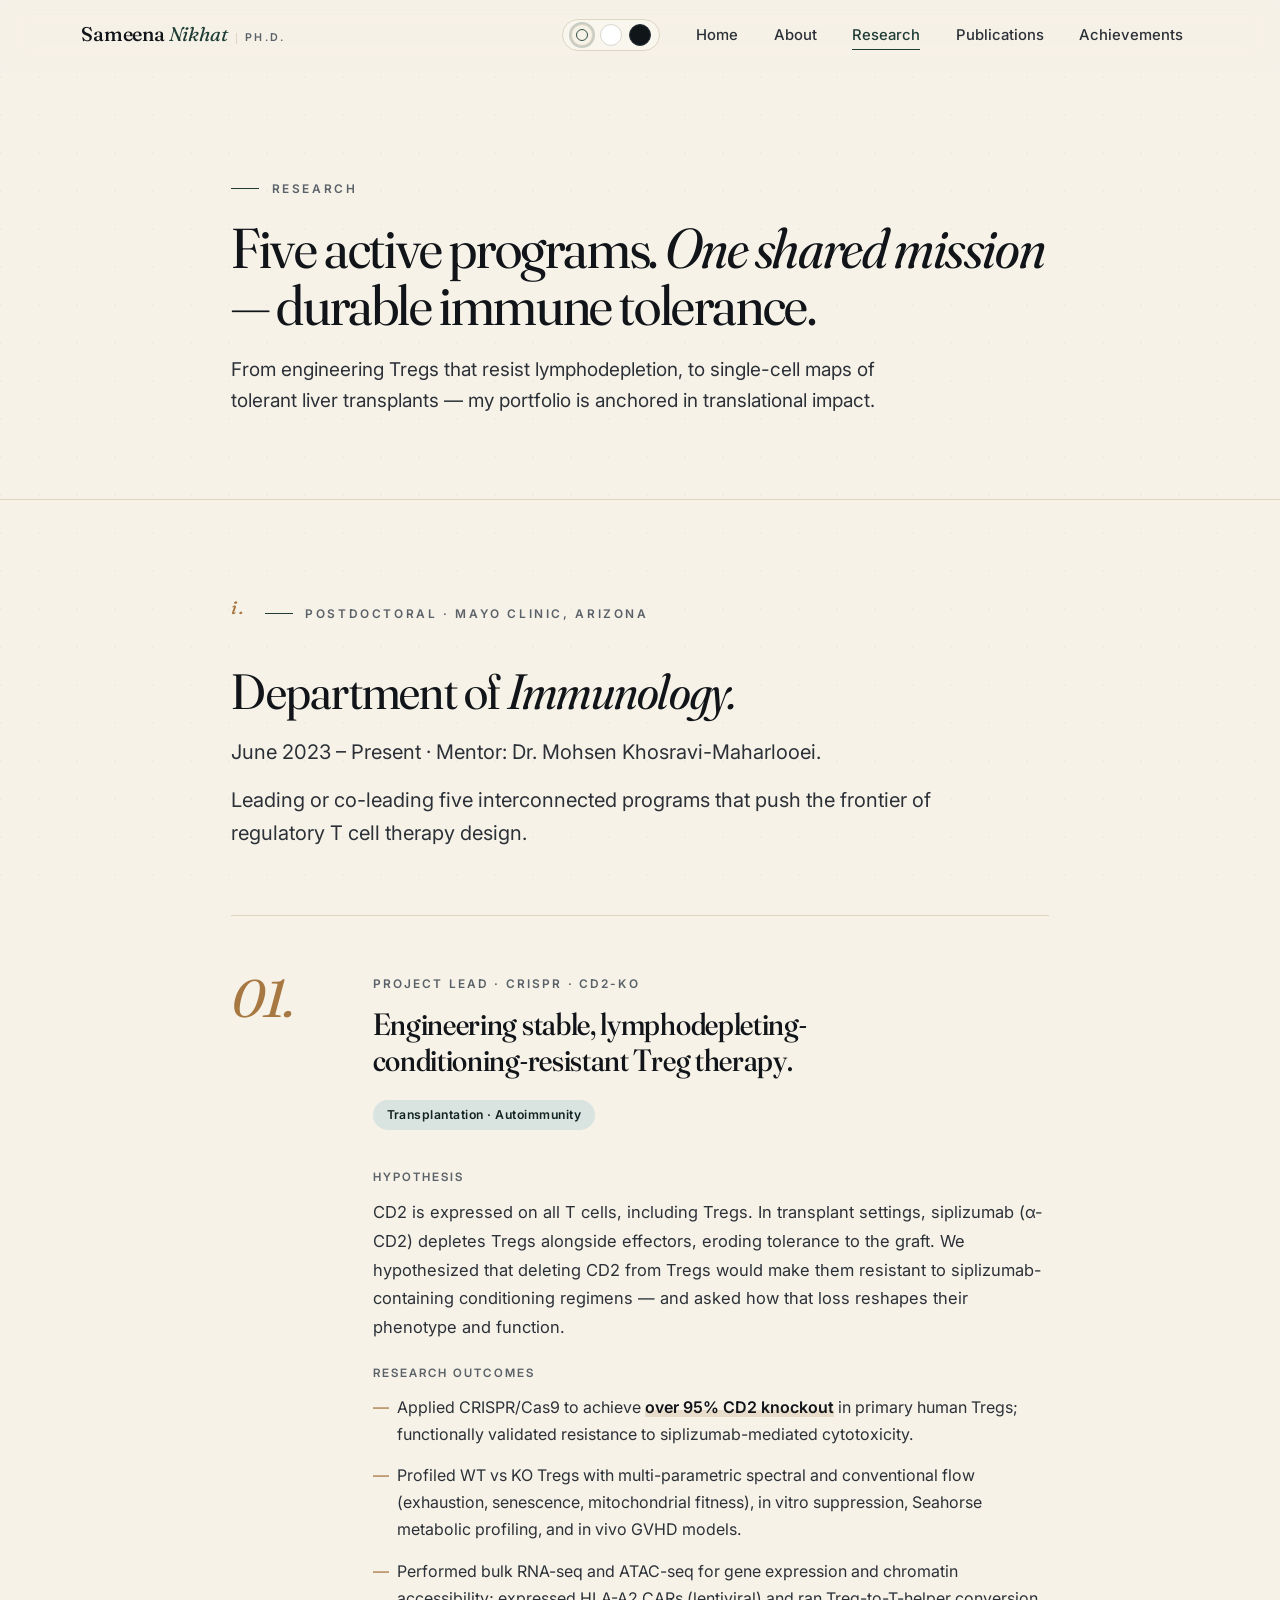
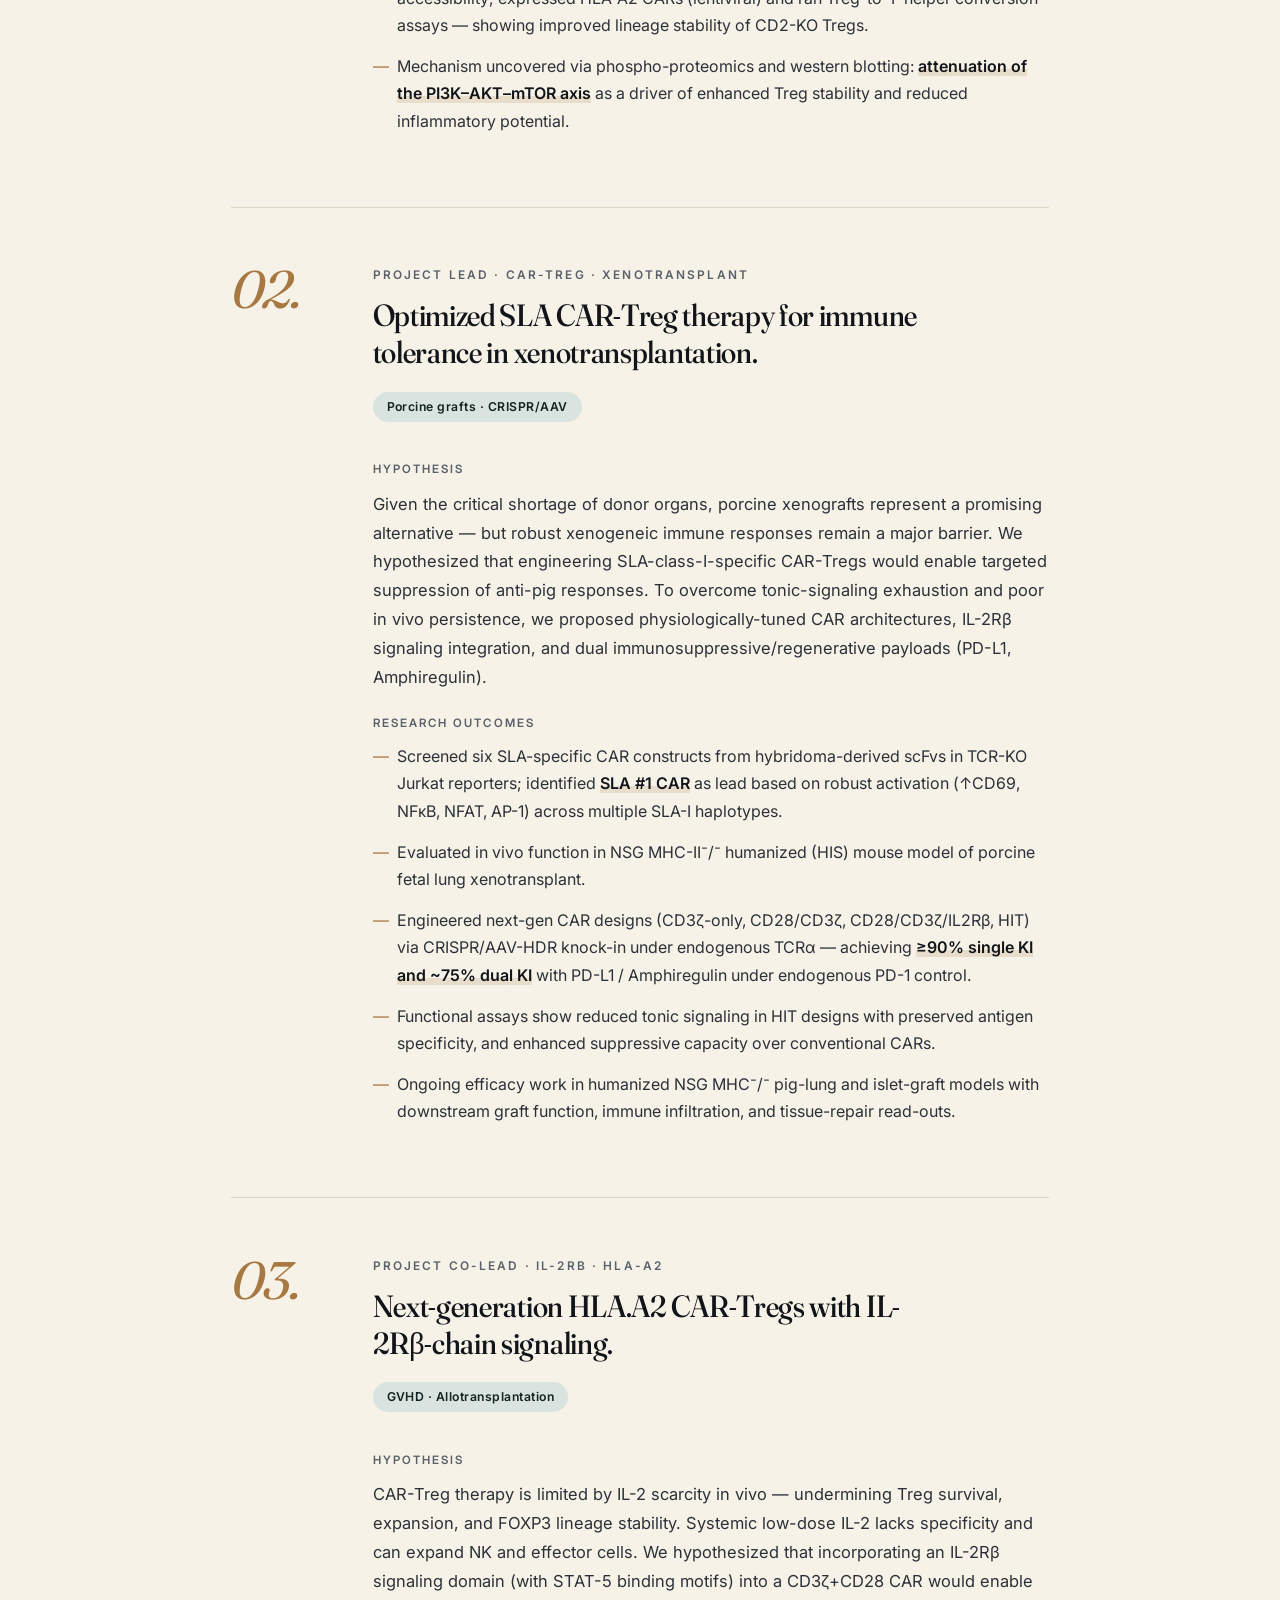
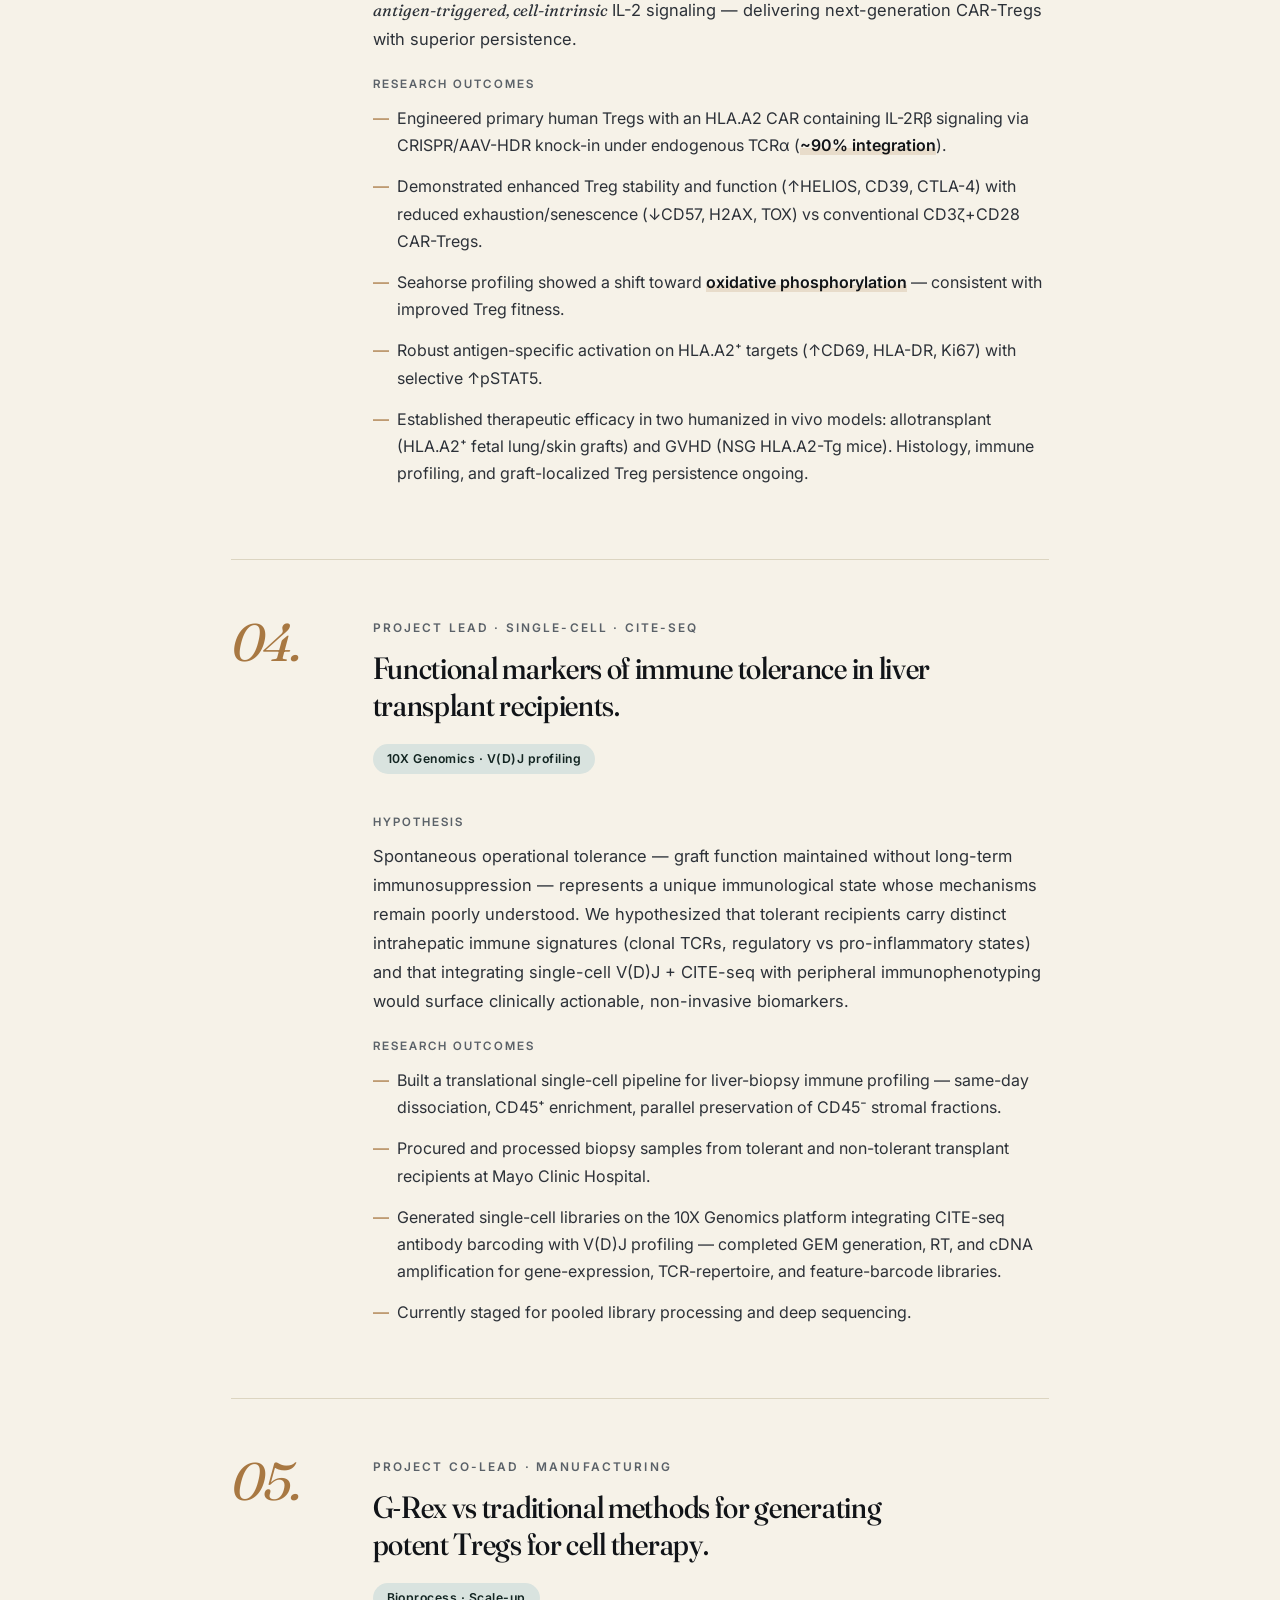
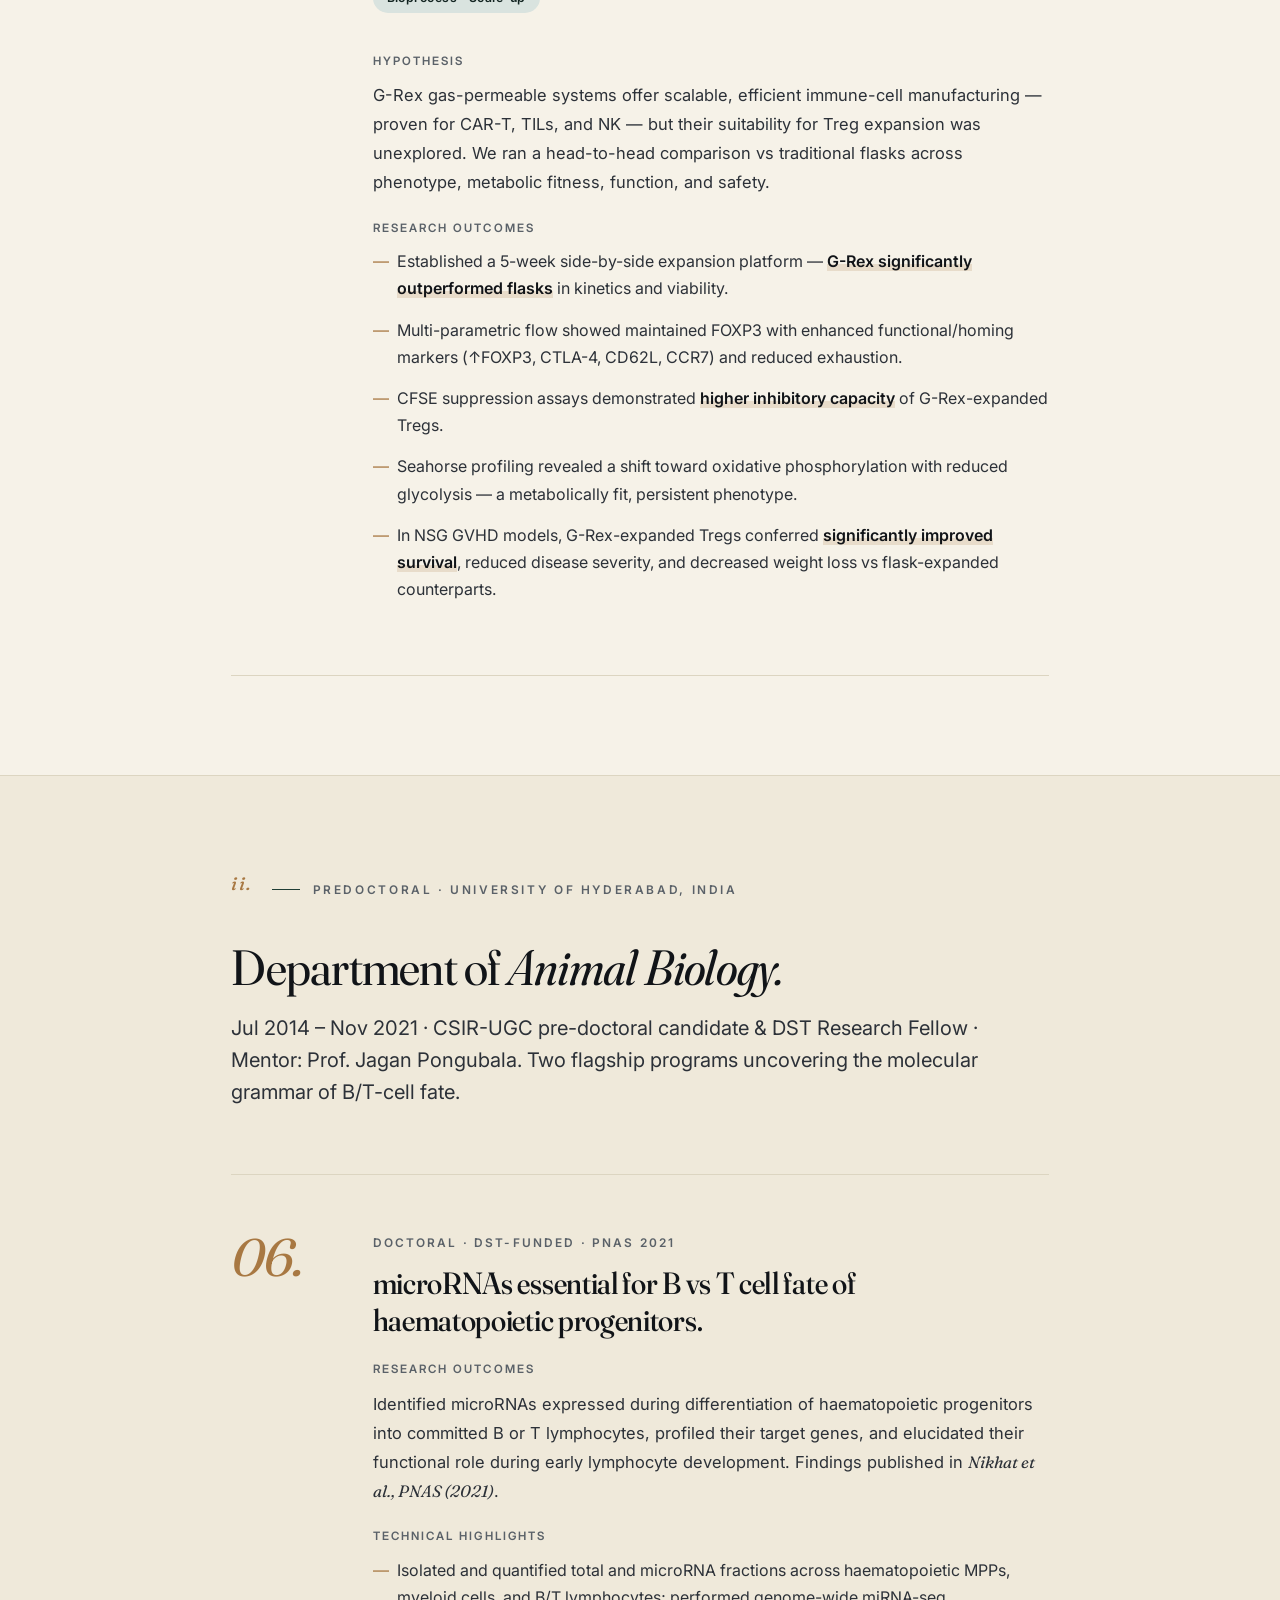
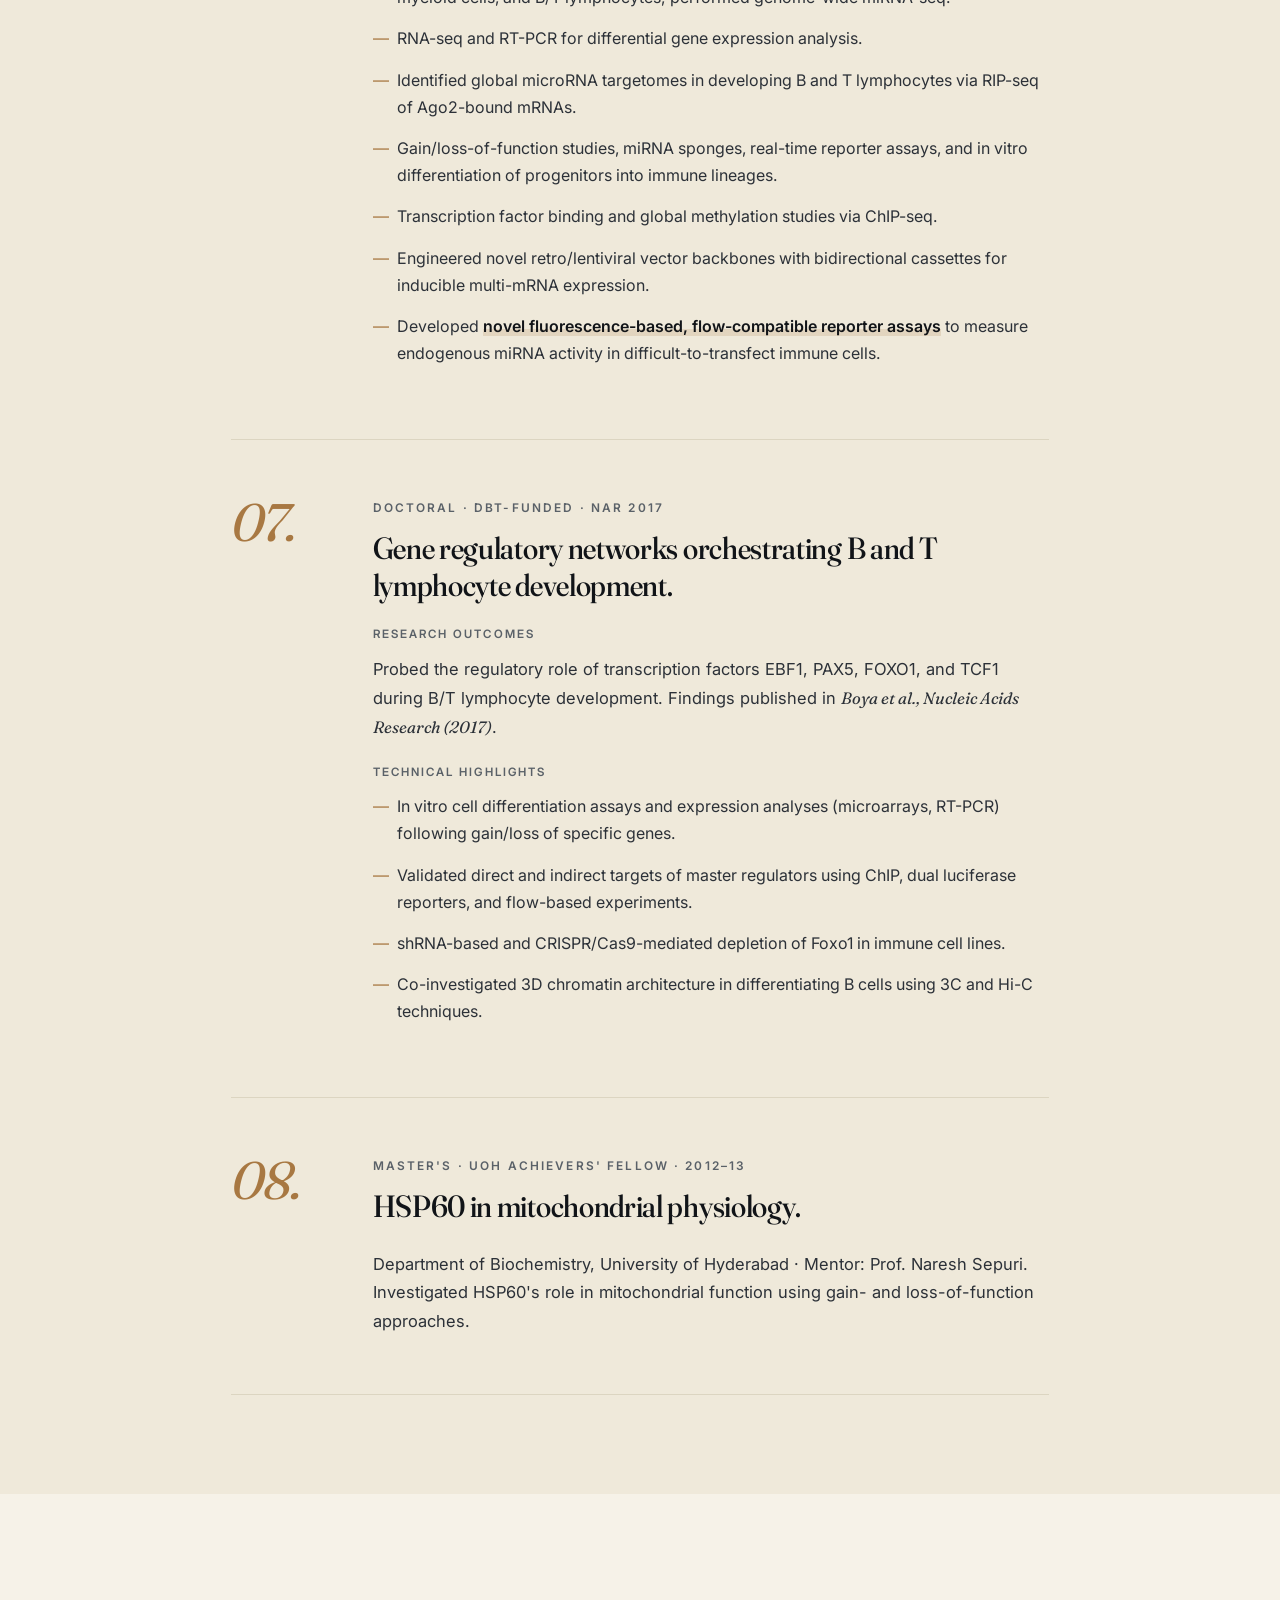
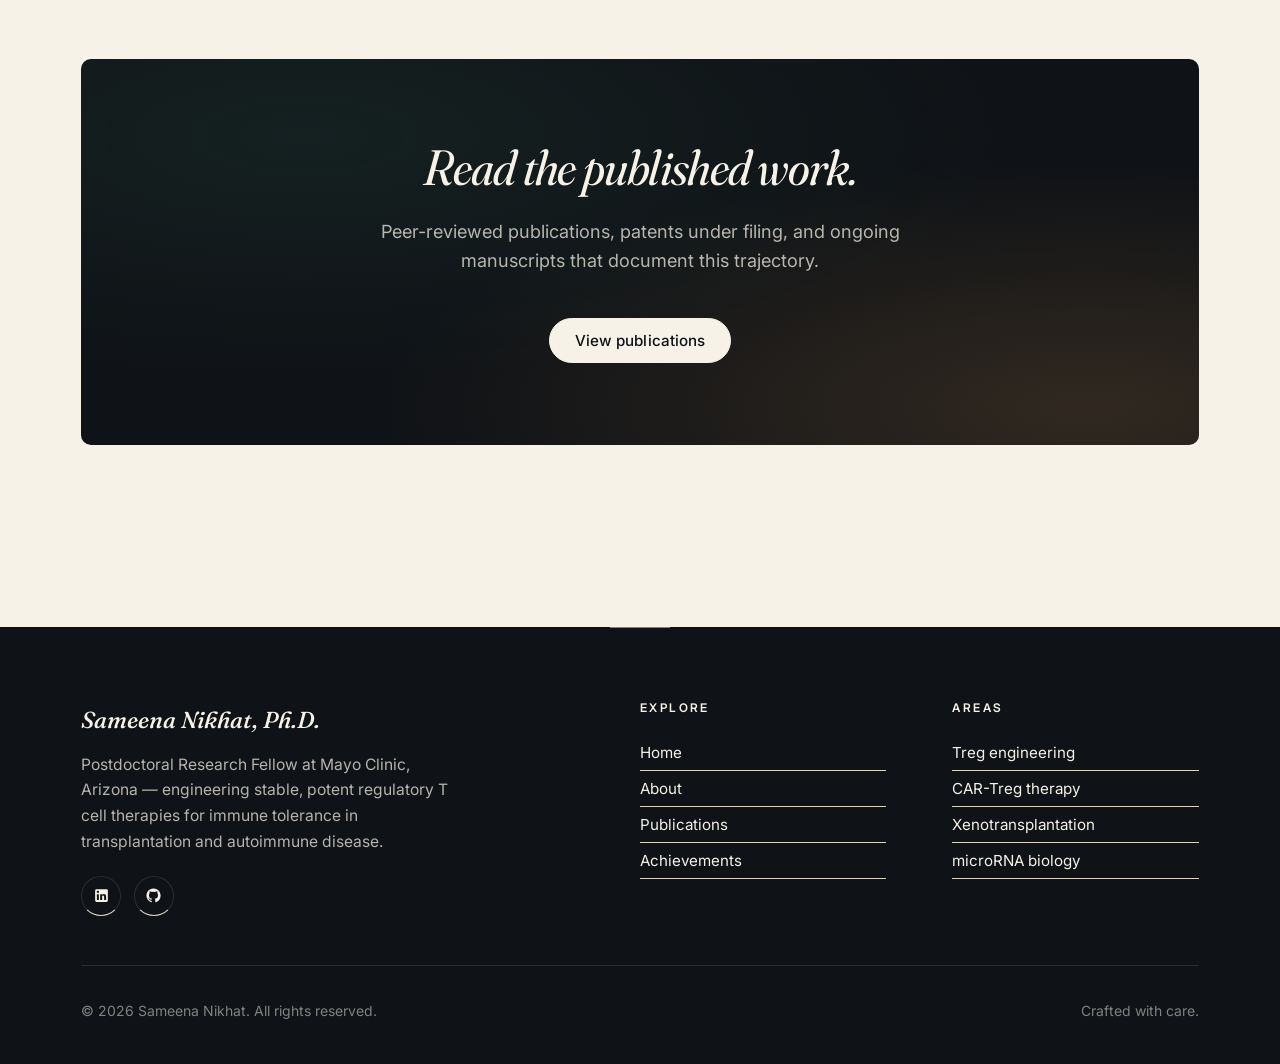
<file: research.html>
<!DOCTYPE html>
<html lang="en">
<head>
    <meta charset="UTF-8" />
    <meta name="viewport" content="width=device-width, initial-scale=1.0" />
    <title>Research — Sameena Nikhat, Ph.D.</title>
    <meta name="description" content="Research portfolio of Sameena Nikhat — CAR-Treg engineering, xenotransplantation tolerance, microRNA regulation in B/T lymphocytes." />
    <meta name="theme-color" content="#1f3d35" />

    <link rel="preconnect" href="https://fonts.googleapis.com" />
    <link rel="preconnect" href="https://fonts.gstatic.com" crossorigin />
    <link href="https://fonts.googleapis.com/css2?family=Fraunces:ital,opsz,wght,SOFT@0,9..144,300..600,0..100;1,9..144,300..600,0..100&family=Inter:wght@400;500;600;700&display=swap" rel="stylesheet" />
    <script src="assets/js/theme.js?v=3"></script>
    <link rel="stylesheet" href="assets/css/styles.css?v=3" />
    <link rel="icon" type="image/svg+xml" href="data:image/svg+xml,%3Csvg xmlns='http://www.w3.org/2000/svg' viewBox='0 0 100 100'%3E%3Crect width='100' height='100' rx='22' fill='%231f3d35'/%3E%3Ctext x='50' y='66' font-family='Georgia, serif' font-size='44' font-style='italic' fill='%23f6f2e8' text-anchor='middle' font-weight='500'%3Esn%3C/text%3E%3C/svg%3E" />
</head>
<body>
    <header class="nav" role="banner">
        <div class="nav-inner">
            <a href="index.html" class="brand">
                <span>Sameena <em>Nikhat</em></span>
                <span class="brand-mono">Ph.D.</span>
            </a>
            <div class="theme-switch" role="group" aria-label="Color theme">
                <button type="button" data-theme-set="cream" aria-label="Cream theme" title="Cream"></button>
                <button type="button" data-theme-set="snow" aria-label="Snow theme" title="Snow (white)"></button>
                <button type="button" data-theme-set="dark" aria-label="Dark theme" title="Dark"></button>
            </div>
            <button class="nav-toggle" aria-label="Toggle navigation" aria-expanded="false">
                <svg viewBox="0 0 24 24" fill="none" stroke="currentColor" stroke-width="1.8" stroke-linecap="round"><line x1="3" y1="7" x2="21" y2="7"/><line x1="3" y1="13" x2="21" y2="13"/><line x1="3" y1="19" x2="21" y2="19"/></svg>
            </button>
            <nav>
                <ul class="nav-links">
                    <li><a href="index.html">Home</a></li>
                    <li><a href="about.html">About</a></li>
                    <li><a href="research.html" class="active">Research</a></li>
                    <li><a href="publications.html">Publications</a></li>
                    <li><a href="achievements.html">Achievements</a></li>
                </ul>
            </nav>
        </div>
    </header>

    <main>
        <section class="page-hero">
            <div class="container-narrow reveal">
                <span class="eyebrow">Research</span>
                <h1>Five active programs. <em>One shared mission</em> — durable immune tolerance.</h1>
                <p>From engineering Tregs that resist lymphodepletion, to single-cell maps of tolerant liver transplants — my portfolio is anchored in translational impact.</p>
            </div>
        </section>

        <section id="postdoctoral">
            <div class="container-narrow">
                <div class="section-marker reveal">
                    <span class="section-numeral">i.</span>
                    <span class="eyebrow">Postdoctoral · Mayo Clinic, Arizona</span>
                </div>

                <div class="reveal">
                    <h2 class="section-title">Department of <em>Immunology.</em></h2>
                    <p class="lead" style="margin-bottom: 1rem;">June 2023 – Present · Mentor: Dr. Mohsen Khosravi-Maharlooei.</p>
                    <p class="lead">Leading or co-leading five interconnected programs that push the frontier of regulatory T cell therapy design.</p>
                </div>

                <div style="margin-top: 4rem;">
                    <!-- Project 1 -->
                    <article class="project reveal">
                        <div class="project-num">01.</div>
                        <div>
                            <div class="project-label">Project Lead · CRISPR · CD2-KO</div>
                            <h3 class="project-title">Engineering stable, lymphodepleting-conditioning-resistant Treg therapy.</h3>
                            <span class="project-tag">Transplantation · Autoimmunity</span>

                            <div class="project-section">
                                <h4>Hypothesis</h4>
                                <p>CD2 is expressed on all T cells, including Tregs. In transplant settings, siplizumab (α-CD2) depletes Tregs alongside effectors, eroding tolerance to the graft. We hypothesized that deleting CD2 from Tregs would make them resistant to siplizumab-containing conditioning regimens — and asked how that loss reshapes their phenotype and function.</p>
                            </div>

                            <div class="project-section project-outcomes">
                                <h4>Research outcomes</h4>
                                <ul>
                                    <li>Applied CRISPR/Cas9 to achieve <strong>over 95% CD2 knockout</strong> in primary human Tregs; functionally validated resistance to siplizumab-mediated cytotoxicity.</li>
                                    <li>Profiled WT vs KO Tregs with multi-parametric spectral and conventional flow (exhaustion, senescence, mitochondrial fitness), in vitro suppression, Seahorse metabolic profiling, and in vivo GVHD models.</li>
                                    <li>Performed bulk RNA-seq and ATAC-seq for gene expression and chromatin accessibility; expressed HLA-A2 CARs (lentiviral) and ran Treg-to-T-helper conversion assays — showing improved lineage stability of CD2-KO Tregs.</li>
                                    <li>Mechanism uncovered via phospho-proteomics and western blotting: <strong>attenuation of the PI3K–AKT–mTOR axis</strong> as a driver of enhanced Treg stability and reduced inflammatory potential.</li>
                                </ul>
                            </div>
                        </div>
                    </article>

                    <!-- Project 2 -->
                    <article class="project reveal">
                        <div class="project-num">02.</div>
                        <div>
                            <div class="project-label">Project Lead · CAR-Treg · Xenotransplant</div>
                            <h3 class="project-title">Optimized SLA CAR-Treg therapy for immune tolerance in xenotransplantation.</h3>
                            <span class="project-tag">Porcine grafts · CRISPR/AAV</span>

                            <div class="project-section">
                                <h4>Hypothesis</h4>
                                <p>Given the critical shortage of donor organs, porcine xenografts represent a promising alternative — but robust xenogeneic immune responses remain a major barrier. We hypothesized that engineering SLA-class-I-specific CAR-Tregs would enable targeted suppression of anti-pig responses. To overcome tonic-signaling exhaustion and poor in vivo persistence, we proposed physiologically-tuned CAR architectures, IL-2Rβ signaling integration, and dual immunosuppressive/regenerative payloads (PD-L1, Amphiregulin).</p>
                            </div>

                            <div class="project-section project-outcomes">
                                <h4>Research outcomes</h4>
                                <ul>
                                    <li>Screened six SLA-specific CAR constructs from hybridoma-derived scFvs in TCR-KO Jurkat reporters; identified <strong>SLA #1 CAR</strong> as lead based on robust activation (↑CD69, NFκB, NFAT, AP-1) across multiple SLA-I haplotypes.</li>
                                    <li>Evaluated in vivo function in NSG MHC-II⁻/⁻ humanized (HIS) mouse model of porcine fetal lung xenotransplant.</li>
                                    <li>Engineered next-gen CAR designs (CD3ζ-only, CD28/CD3ζ, CD28/CD3ζ/IL2Rβ, HIT) via CRISPR/AAV-HDR knock-in under endogenous TCRα — achieving <strong>≥90% single KI and ~75% dual KI</strong> with PD-L1 / Amphiregulin under endogenous PD-1 control.</li>
                                    <li>Functional assays show reduced tonic signaling in HIT designs with preserved antigen specificity, and enhanced suppressive capacity over conventional CARs.</li>
                                    <li>Ongoing efficacy work in humanized NSG MHC⁻/⁻ pig-lung and islet-graft models with downstream graft function, immune infiltration, and tissue-repair read-outs.</li>
                                </ul>
                            </div>
                        </div>
                    </article>

                    <!-- Project 3 -->
                    <article class="project reveal">
                        <div class="project-num">03.</div>
                        <div>
                            <div class="project-label">Project Co-Lead · IL-2Rβ · HLA-A2</div>
                            <h3 class="project-title">Next-generation HLA.A2 CAR-Tregs with IL-2Rβ-chain signaling.</h3>
                            <span class="project-tag">GVHD · Allotransplantation</span>

                            <div class="project-section">
                                <h4>Hypothesis</h4>
                                <p>CAR-Treg therapy is limited by IL-2 scarcity in vivo — undermining Treg survival, expansion, and FOXP3 lineage stability. Systemic low-dose IL-2 lacks specificity and can expand NK and effector cells. We hypothesized that incorporating an IL-2Rβ signaling domain (with STAT-5 binding motifs) into a CD3ζ+CD28 CAR would enable <em>antigen-triggered, cell-intrinsic</em> IL-2 signaling — delivering next-generation CAR-Tregs with superior persistence.</p>
                            </div>

                            <div class="project-section project-outcomes">
                                <h4>Research outcomes</h4>
                                <ul>
                                    <li>Engineered primary human Tregs with an HLA.A2 CAR containing IL-2Rβ signaling via CRISPR/AAV-HDR knock-in under endogenous TCRα (<strong>~90% integration</strong>).</li>
                                    <li>Demonstrated enhanced Treg stability and function (↑HELIOS, CD39, CTLA-4) with reduced exhaustion/senescence (↓CD57, H2AX, TOX) vs conventional CD3ζ+CD28 CAR-Tregs.</li>
                                    <li>Seahorse profiling showed a shift toward <strong>oxidative phosphorylation</strong> — consistent with improved Treg fitness.</li>
                                    <li>Robust antigen-specific activation on HLA.A2⁺ targets (↑CD69, HLA-DR, Ki67) with selective ↑pSTAT5.</li>
                                    <li>Established therapeutic efficacy in two humanized in vivo models: allotransplant (HLA.A2⁺ fetal lung/skin grafts) and GVHD (NSG HLA.A2-Tg mice). Histology, immune profiling, and graft-localized Treg persistence ongoing.</li>
                                </ul>
                            </div>
                        </div>
                    </article>

                    <!-- Project 4 -->
                    <article class="project reveal">
                        <div class="project-num">04.</div>
                        <div>
                            <div class="project-label">Project Lead · Single-cell · CITE-seq</div>
                            <h3 class="project-title">Functional markers of immune tolerance in liver transplant recipients.</h3>
                            <span class="project-tag">10X Genomics · V(D)J profiling</span>

                            <div class="project-section">
                                <h4>Hypothesis</h4>
                                <p>Spontaneous operational tolerance — graft function maintained without long-term immunosuppression — represents a unique immunological state whose mechanisms remain poorly understood. We hypothesized that tolerant recipients carry distinct intrahepatic immune signatures (clonal TCRs, regulatory vs pro-inflammatory states) and that integrating single-cell V(D)J + CITE-seq with peripheral immunophenotyping would surface clinically actionable, non-invasive biomarkers.</p>
                            </div>

                            <div class="project-section project-outcomes">
                                <h4>Research outcomes</h4>
                                <ul>
                                    <li>Built a translational single-cell pipeline for liver-biopsy immune profiling — same-day dissociation, CD45⁺ enrichment, parallel preservation of CD45⁻ stromal fractions.</li>
                                    <li>Procured and processed biopsy samples from tolerant and non-tolerant transplant recipients at Mayo Clinic Hospital.</li>
                                    <li>Generated single-cell libraries on the 10X Genomics platform integrating CITE-seq antibody barcoding with V(D)J profiling — completed GEM generation, RT, and cDNA amplification for gene-expression, TCR-repertoire, and feature-barcode libraries.</li>
                                    <li>Currently staged for pooled library processing and deep sequencing.</li>
                                </ul>
                            </div>
                        </div>
                    </article>

                    <!-- Project 5 -->
                    <article class="project reveal">
                        <div class="project-num">05.</div>
                        <div>
                            <div class="project-label">Project Co-Lead · Manufacturing</div>
                            <h3 class="project-title">G-Rex vs traditional methods for generating potent Tregs for cell therapy.</h3>
                            <span class="project-tag">Bioprocess · Scale-up</span>

                            <div class="project-section">
                                <h4>Hypothesis</h4>
                                <p>G-Rex gas-permeable systems offer scalable, efficient immune-cell manufacturing — proven for CAR-T, TILs, and NK — but their suitability for Treg expansion was unexplored. We ran a head-to-head comparison vs traditional flasks across phenotype, metabolic fitness, function, and safety.</p>
                            </div>

                            <div class="project-section project-outcomes">
                                <h4>Research outcomes</h4>
                                <ul>
                                    <li>Established a 5-week side-by-side expansion platform — <strong>G-Rex significantly outperformed flasks</strong> in kinetics and viability.</li>
                                    <li>Multi-parametric flow showed maintained FOXP3 with enhanced functional/homing markers (↑FOXP3, CTLA-4, CD62L, CCR7) and reduced exhaustion.</li>
                                    <li>CFSE suppression assays demonstrated <strong>higher inhibitory capacity</strong> of G-Rex-expanded Tregs.</li>
                                    <li>Seahorse profiling revealed a shift toward oxidative phosphorylation with reduced glycolysis — a metabolically fit, persistent phenotype.</li>
                                    <li>In NSG GVHD models, G-Rex-expanded Tregs conferred <strong>significantly improved survival</strong>, reduced disease severity, and decreased weight loss vs flask-expanded counterparts.</li>
                                </ul>
                            </div>
                        </div>
                    </article>
                </div>
            </div>
        </section>

        <section id="predoctoral" style="background: var(--paper-deep); border-top: 1px solid var(--rule);">
            <div class="container-narrow">
                <div class="section-marker reveal">
                    <span class="section-numeral">ii.</span>
                    <span class="eyebrow">Predoctoral · University of Hyderabad, India</span>
                </div>

                <div class="reveal">
                    <h2 class="section-title">Department of <em>Animal Biology.</em></h2>
                    <p class="lead">Jul 2014 – Nov 2021 · CSIR-UGC pre-doctoral candidate &amp; DST Research Fellow · Mentor: Prof. Jagan Pongubala. Two flagship programs uncovering the molecular grammar of B/T-cell fate.</p>
                </div>

                <div style="margin-top: 4rem;">
                    <article class="project reveal">
                        <div class="project-num">06.</div>
                        <div>
                            <div class="project-label">Doctoral · DST-funded · PNAS 2021</div>
                            <h3 class="project-title">microRNAs essential for B vs T cell fate of haematopoietic progenitors.</h3>

                            <div class="project-section">
                                <h4>Research outcomes</h4>
                                <p>Identified microRNAs expressed during differentiation of haematopoietic progenitors into committed B or T lymphocytes, profiled their target genes, and elucidated their functional role during early lymphocyte development. Findings published in <em>Nikhat et al., PNAS (2021)</em>.</p>
                            </div>

                            <div class="project-section project-outcomes">
                                <h4>Technical highlights</h4>
                                <ul>
                                    <li>Isolated and quantified total and microRNA fractions across haematopoietic MPPs, myeloid cells, and B/T lymphocytes; performed genome-wide miRNA-seq.</li>
                                    <li>RNA-seq and RT-PCR for differential gene expression analysis.</li>
                                    <li>Identified global microRNA targetomes in developing B and T lymphocytes via RIP-seq of Ago2-bound mRNAs.</li>
                                    <li>Gain/loss-of-function studies, miRNA sponges, real-time reporter assays, and in vitro differentiation of progenitors into immune lineages.</li>
                                    <li>Transcription factor binding and global methylation studies via ChIP-seq.</li>
                                    <li>Engineered novel retro/lentiviral vector backbones with bidirectional cassettes for inducible multi-mRNA expression.</li>
                                    <li>Developed <strong>novel fluorescence-based, flow-compatible reporter assays</strong> to measure endogenous miRNA activity in difficult-to-transfect immune cells.</li>
                                </ul>
                            </div>
                        </div>
                    </article>

                    <article class="project reveal">
                        <div class="project-num">07.</div>
                        <div>
                            <div class="project-label">Doctoral · DBT-funded · NAR 2017</div>
                            <h3 class="project-title">Gene regulatory networks orchestrating B and T lymphocyte development.</h3>

                            <div class="project-section">
                                <h4>Research outcomes</h4>
                                <p>Probed the regulatory role of transcription factors EBF1, PAX5, FOXO1, and TCF1 during B/T lymphocyte development. Findings published in <em>Boya et al., Nucleic Acids Research (2017)</em>.</p>
                            </div>

                            <div class="project-section project-outcomes">
                                <h4>Technical highlights</h4>
                                <ul>
                                    <li>In vitro cell differentiation assays and expression analyses (microarrays, RT-PCR) following gain/loss of specific genes.</li>
                                    <li>Validated direct and indirect targets of master regulators using ChIP, dual luciferase reporters, and flow-based experiments.</li>
                                    <li>shRNA-based and CRISPR/Cas9-mediated depletion of Foxo1 in immune cell lines.</li>
                                    <li>Co-investigated 3D chromatin architecture in differentiating B cells using 3C and Hi-C techniques.</li>
                                </ul>
                            </div>
                        </div>
                    </article>

                    <article class="project reveal">
                        <div class="project-num">08.</div>
                        <div>
                            <div class="project-label">Master's · UoH Achievers' Fellow · 2012–13</div>
                            <h3 class="project-title">HSP60 in mitochondrial physiology.</h3>

                            <div class="project-section">
                                <p style="font-size: 1rem;">Department of Biochemistry, University of Hyderabad · Mentor: Prof. Naresh Sepuri. Investigated HSP60's role in mitochondrial function using gain- and loss-of-function approaches.</p>
                            </div>
                        </div>
                    </article>
                </div>
            </div>
        </section>

        <section>
            <div class="container">
                <div class="cta reveal">
                    <h2>Read the <em>published work.</em></h2>
                    <p>Peer-reviewed publications, patents under filing, and ongoing manuscripts that document this trajectory.</p>
                    <a href="publications.html" class="btn btn-primary">View publications</a>
                </div>
            </div>
        </section>
    </main>

    <footer role="contentinfo">
        <div class="container">
            <div class="footer-grid">
                <div>
                    <p class="footer-brand">Sameena Nikhat, Ph.D.</p>
                    <p>Postdoctoral Research Fellow at Mayo Clinic, Arizona — engineering stable, potent regulatory T cell therapies for immune tolerance in transplantation and autoimmune disease.</p>
                    <div class="social-row">
                        <a href="https://www.linkedin.com/in/sameena-nikhat-0a980424a/" target="_blank" rel="noopener noreferrer" aria-label="LinkedIn">
                            <svg viewBox="0 0 24 24" fill="currentColor"><path d="M19 3a2 2 0 0 1 2 2v14a2 2 0 0 1-2 2H5a2 2 0 0 1-2-2V5a2 2 0 0 1 2-2h14m-.5 15.5v-5.3a3.26 3.26 0 0 0-3.26-3.26c-.85 0-1.84.52-2.32 1.3v-1.11h-2.79v8.37h2.79v-4.93c0-.77.62-1.4 1.39-1.4a1.4 1.4 0 0 1 1.4 1.4v4.93h2.79M6.88 8.56a1.68 1.68 0 0 0 1.68-1.68c0-.93-.75-1.69-1.68-1.69a1.69 1.69 0 0 0-1.69 1.69c0 .93.76 1.68 1.69 1.68m1.39 9.94v-8.37H5.5v8.37h2.77z"/></svg>
                        </a>
                        <a href="https://github.com/sameena-nikhat" target="_blank" rel="noopener noreferrer" aria-label="GitHub">
                            <svg viewBox="0 0 24 24" fill="currentColor"><path d="M12 2C6.477 2 2 6.484 2 12.017c0 4.425 2.865 8.18 6.839 9.504.5.092.682-.217.682-.483 0-.237-.008-.868-.013-1.703-2.782.605-3.369-1.343-3.369-1.343-.454-1.158-1.11-1.466-1.11-1.466-.908-.62.069-.608.069-.608 1.003.07 1.531 1.032 1.531 1.032.892 1.53 2.341 1.088 2.91.832.092-.647.35-1.088.636-1.338-2.22-.253-4.555-1.113-4.555-4.951 0-1.093.39-1.988 1.029-2.688-.103-.253-.446-1.272.098-2.65 0 0 .84-.27 2.75 1.026A9.564 9.564 0 0 1 12 6.844a9.59 9.59 0 0 1 2.504.337c1.909-1.296 2.747-1.027 2.747-1.027.546 1.379.203 2.398.1 2.651.64.7 1.028 1.595 1.028 2.688 0 3.848-2.339 4.695-4.566 4.943.359.309.678.92.678 1.855 0 1.338-.012 2.419-.012 2.747 0 .268.18.58.688.482A10.019 10.019 0 0 0 22 12.017C22 6.484 17.522 2 12 2z"/></svg>
                        </a>
                    </div>
                </div>
                <div>
                    <h4>Explore</h4>
                    <a href="index.html">Home</a>
                    <a href="about.html">About</a>
                    <a href="publications.html">Publications</a>
                    <a href="achievements.html">Achievements</a>
                </div>
                <div>
                    <h4>Areas</h4>
                    <a href="research.html#postdoctoral">Treg engineering</a>
                    <a href="research.html#postdoctoral">CAR-Treg therapy</a>
                    <a href="research.html#postdoctoral">Xenotransplantation</a>
                    <a href="research.html#predoctoral">microRNA biology</a>
                </div>
            </div>
            <div class="footer-bottom">
                <span>&copy; <span data-year>2026</span> Sameena Nikhat. All rights reserved.</span>
                <span>Crafted with care.</span>
            </div>
        </div>
    </footer>

    <script src="assets/js/main.js?v=3"></script>
</body>
</html>
</file>
<file: assets/css/styles.css>
/* =============================================================
   Sameena Nikhat — Profile · v2 editorial
   A restrained, elegant, magazine-style design system.
   ============================================================= */

:root {
    color-scheme: light;

    /* Cream — warm parchment (default) */
    --paper: #f6f2e8;
    --paper-deep: #efe9da;
    --paper-elev: #fbf8f0;
    --ink: #111418;
    --ink-soft: #2c3138;
    --ink-mute: #5a6168;
    --ink-faint: #8a8f96;
    --rule: #dcd5c1;
    --rule-soft: #e8e2d0;

    --accent: #1f3d35;          /* deep forest */
    --accent-soft: #d9e3df;
    --accent-deep: #122421;
    --gilt: #a87842;            /* copper-gold for accents */
    --gilt-soft: #ead9bf;

    --pattern: rgba(17, 20, 24, 0.025);
    --pattern-strength: 1;
    --selection-bg: var(--accent);
    --selection-fg: var(--paper);

    --font-display: "Fraunces", "Cormorant Garamond", Georgia, serif;
    --font-body: "Inter", -apple-system, BlinkMacSystemFont, "Segoe UI", Roboto, sans-serif;

    --shadow-1: 0 1px 2px rgba(17, 20, 24, 0.04);
    --shadow-2: 0 10px 30px rgba(17, 20, 24, 0.06), 0 2px 6px rgba(17, 20, 24, 0.04);
    --shadow-3: 0 30px 60px rgba(17, 20, 24, 0.08), 0 8px 20px rgba(17, 20, 24, 0.04);

    --radius: 10px;

    --max-width: 1200px;
    --reading-width: 720px;

    --t: 280ms cubic-bezier(0.22, 0.61, 0.36, 1);
}

/* Snow — clean white */
:root[data-theme="snow"] {
    color-scheme: light;
    --paper: #ffffff;
    --paper-deep: #f6f5f1;
    --paper-elev: #fafaf8;
    --ink: #0d1014;
    --ink-soft: #2d323a;
    --ink-mute: #5a616a;
    --ink-faint: #8e949c;
    --rule: #e7e4dc;
    --rule-soft: #efece5;

    --accent: #1f3d35;
    --accent-soft: #d8e3df;
    --accent-deep: #112320;
    --gilt: #a87842;
    --gilt-soft: #ecd9bd;

    --pattern: rgba(13, 16, 20, 0.018);
    --selection-bg: var(--accent);
    --selection-fg: #ffffff;
}

/* Dark — rich graphite */
:root[data-theme="dark"] {
    color-scheme: dark;
    --paper: #10151a;
    --paper-deep: #161c22;
    --paper-elev: #1d242b;
    --ink: #ece6d2;
    --ink-soft: #c5beac;
    --ink-mute: #9a9484;
    --ink-faint: #6a6557;
    --rule: #2a323a;
    --rule-soft: #1f252c;

    --accent: #8fc1ad;          /* lighter sage for contrast */
    --accent-soft: #1c2e2a;
    --accent-deep: #aed4c2;
    --gilt: #d4a76a;            /* warmer gold on dark */
    --gilt-soft: #3a2d1c;

    --pattern: rgba(236, 230, 210, 0.035);
    --selection-bg: var(--gilt);
    --selection-fg: var(--paper);
}

/* Semantic surface tokens — CTA & footer "anchor" sections */
:root {
    --surface-inverse-bg: #0f1216;
    --surface-inverse-fg: #f6f2e8;
    --surface-inverse-fg-soft: rgba(246, 242, 232, 0.72);
    --surface-inverse-rule: rgba(246, 242, 232, 0.12);
}

:root[data-theme="snow"] {
    --surface-inverse-bg: #0d1014;
    --surface-inverse-fg: #ffffff;
    --surface-inverse-fg-soft: rgba(255, 255, 255, 0.74);
    --surface-inverse-rule: rgba(255, 255, 255, 0.14);
}

:root[data-theme="dark"] {
    --surface-inverse-bg: #060a0e;
    --surface-inverse-fg: #ece6d2;
    --surface-inverse-fg-soft: rgba(236, 230, 210, 0.7);
    --surface-inverse-rule: rgba(236, 230, 210, 0.12);
}

/* Theme transition for smooth swap */
:root {
    --theme-transition: background-color 280ms ease, color 280ms ease, border-color 280ms ease;
}

* { box-sizing: border-box; margin: 0; padding: 0; }

html {
    scroll-behavior: smooth;
    font-size: 16.5px;
    background-color: var(--paper);
    color: var(--ink);
}

body {
    background-color: var(--paper);
    color: var(--ink);
    font-family: var(--font-body);
    font-weight: 400;
    line-height: 1.65;
    -webkit-font-smoothing: antialiased;
    -moz-osx-font-smoothing: grayscale;
    text-rendering: optimizeLegibility;
    overflow-x: hidden;
    background-image:
        radial-gradient(circle at 1px 1px, var(--pattern) 1px, transparent 0);
    background-size: 38px 38px;
    background-attachment: fixed;
    transition: var(--theme-transition);
}

::selection {
    background: var(--selection-bg);
    color: var(--selection-fg);
}

a {
    color: inherit;
    text-decoration: none;
    transition: color var(--t), border-color var(--t);
}

p a, .pub-meta a, footer a:not(.brand) {
    border-bottom: 1px solid var(--rule);
}

p a:hover, footer a:not(.brand):hover {
    border-bottom-color: var(--accent);
    color: var(--accent);
}

img { max-width: 100%; display: block; }

ul, ol { list-style: none; }

/* =========== Layout primitives =========== */
.container {
    max-width: var(--max-width);
    margin: 0 auto;
    padding: 0 2.5rem;
}

.container-narrow {
    max-width: 900px;
    margin: 0 auto;
    padding: 0 2.5rem;
}

.reading {
    max-width: var(--reading-width);
    margin: 0 auto;
    padding: 0 2.5rem;
}

section {
    padding: 6rem 0;
}

/* =========== Typography =========== */
h1, h2, h3, h4, h5 {
    font-family: var(--font-display);
    font-weight: 500;
    color: var(--ink);
    letter-spacing: -0.015em;
    line-height: 1.1;
    font-variation-settings: "opsz" 144, "SOFT" 30, "WONK" 0;
}

h1 {
    font-size: clamp(2.6rem, 6.5vw, 5rem);
    line-height: 1.02;
    letter-spacing: -0.025em;
    font-weight: 400;
}

h2 {
    font-size: clamp(2rem, 4vw, 3rem);
    margin-bottom: 1rem;
    font-weight: 400;
}

h3 {
    font-size: 1.5rem;
    margin-bottom: 0.5rem;
    font-weight: 500;
}

h4 {
    font-size: 1.05rem;
    font-family: var(--font-body);
    font-weight: 600;
    letter-spacing: 0.02em;
    color: var(--ink-soft);
}

p {
    margin-bottom: 1rem;
    color: var(--ink-soft);
    font-size: 1.02rem;
}

em, .italic {
    font-style: italic;
    font-family: var(--font-display);
    font-weight: 400;
}

/* Eyebrow — small caps style label */
.eyebrow {
    font-family: var(--font-body);
    font-size: 0.72rem;
    font-weight: 600;
    letter-spacing: 0.22em;
    text-transform: uppercase;
    color: var(--ink-mute);
    display: inline-flex;
    align-items: center;
    gap: 0.75rem;
}

.eyebrow::before {
    content: "";
    width: 28px;
    height: 1px;
    background: var(--accent);
}

/* Section numbering — large faint serif numeral */
.section-marker {
    display: flex;
    align-items: baseline;
    gap: 1.25rem;
    margin-bottom: 2.5rem;
}

.section-numeral {
    font-family: var(--font-display);
    font-size: 1.1rem;
    color: var(--gilt);
    font-style: italic;
    font-weight: 500;
    letter-spacing: 0.08em;
    line-height: 1;
}

.section-title {
    margin-bottom: 1rem;
}

.lead {
    font-size: 1.22rem;
    line-height: 1.6;
    color: var(--ink-soft);
    max-width: 60ch;
    font-weight: 400;
}

.lead-large {
    font-family: var(--font-display);
    font-size: clamp(1.35rem, 2.2vw, 1.7rem);
    line-height: 1.45;
    color: var(--ink);
    font-style: italic;
    font-weight: 400;
    max-width: 32ch;
    letter-spacing: -0.005em;
}

/* Drop cap for lead paragraphs */
.dropcap::first-letter {
    font-family: var(--font-display);
    font-size: 4.2rem;
    line-height: 0.9;
    float: left;
    padding: 0.45rem 0.7rem 0 0;
    color: var(--accent);
    font-weight: 500;
    font-style: italic;
}

/* Italic accent within body */
.italic-accent {
    font-family: var(--font-display);
    font-style: italic;
    color: var(--ink);
    font-weight: 500;
}

/* Decorative rule */
.rule {
    border: 0;
    border-top: 1px solid var(--rule);
    margin: 4rem 0;
}

.rule-tiny {
    width: 40px;
    border: 0;
    border-top: 1.5px solid var(--accent);
    margin: 1.25rem 0;
}

/* =========== Navigation =========== */
.nav {
    position: sticky;
    top: 0;
    z-index: 50;
    background: color-mix(in srgb, var(--paper) 86%, transparent);
    backdrop-filter: saturate(180%) blur(14px);
    -webkit-backdrop-filter: saturate(180%) blur(14px);
    border-bottom: 1px solid transparent;
    transition: border-color var(--t), background var(--t);
}

.nav.scrolled {
    border-bottom-color: var(--rule);
}

.nav-inner {
    max-width: var(--max-width);
    margin: 0 auto;
    padding: 1.15rem 2.5rem;
    display: flex;
    align-items: center;
    gap: 1.25rem;
}

.nav-inner .brand { margin-right: auto; }

.brand {
    font-family: var(--font-display);
    font-size: 1.2rem;
    font-weight: 500;
    color: var(--ink);
    letter-spacing: -0.01em;
    display: flex;
    align-items: baseline;
    gap: 0.5rem;
    line-height: 1;
}

.brand .brand-mono {
    font-family: var(--font-body);
    font-size: 0.65rem;
    font-weight: 600;
    letter-spacing: 0.22em;
    text-transform: uppercase;
    color: var(--ink-mute);
    padding-left: 0.5rem;
    border-left: 1px solid var(--rule);
}

.brand em {
    color: var(--accent);
    font-style: italic;
}

.nav-links {
    display: flex;
    align-items: center;
    gap: 0.25rem;
    font-size: 0.9rem;
}

.nav-links a {
    color: var(--ink-soft);
    font-weight: 500;
    padding: 0.55rem 0.95rem;
    border-radius: 6px;
    position: relative;
    transition: color var(--t), background var(--t);
}

.nav-links a:hover { color: var(--accent); }

.nav-links a.active {
    color: var(--accent);
}

.nav-links a.active::after {
    content: "";
    position: absolute;
    left: 0.95rem;
    right: 0.95rem;
    bottom: 0.15rem;
    height: 1.5px;
    background: var(--accent);
}

.nav-toggle {
    display: none;
    background: transparent;
    border: 0;
    cursor: pointer;
    padding: 0.5rem;
    color: var(--ink);
}

.nav-toggle svg { width: 22px; height: 22px; }

/* =========== Hero =========== */
.hero {
    padding: 7rem 0 5rem;
    position: relative;
}

.hero-inner {
    max-width: var(--max-width);
    margin: 0 auto;
    padding: 0 2.5rem;
    display: grid;
    grid-template-columns: 1.45fr 1fr;
    gap: 5rem;
    align-items: end;
}

.hero-eyebrow {
    margin-bottom: 2.5rem;
}

.hero h1 {
    margin-bottom: 1.5rem;
}

.hero h1 .accent {
    font-style: italic;
    color: var(--accent);
    font-weight: 400;
}

.hero-subtitle {
    font-family: var(--font-display);
    font-size: clamp(1.15rem, 1.8vw, 1.5rem);
    line-height: 1.55;
    color: var(--ink-soft);
    font-weight: 400;
    max-width: 38ch;
    margin-bottom: 2rem;
    font-style: italic;
    letter-spacing: -0.005em;
}

.hero-meta {
    display: flex;
    flex-wrap: wrap;
    gap: 0 2.5rem;
    margin-bottom: 2.5rem;
    padding-top: 1.5rem;
    border-top: 1px solid var(--rule);
}

.hero-meta dt {
    font-family: var(--font-body);
    font-size: 0.7rem;
    font-weight: 600;
    letter-spacing: 0.18em;
    text-transform: uppercase;
    color: var(--ink-mute);
    margin-bottom: 0.25rem;
}

.hero-meta dd {
    font-size: 0.95rem;
    color: var(--ink);
    margin-bottom: 1rem;
    font-weight: 500;
}

.hero-actions {
    display: flex;
    gap: 0.5rem;
    flex-wrap: wrap;
}

/* Hero illustration */
.hero-art {
    position: relative;
    aspect-ratio: 3 / 4;
    width: 100%;
    max-width: 380px;
    margin-left: auto;
}

.hero-art svg {
    width: 100%;
    height: 100%;
    display: block;
}

.hero-art-caption {
    position: absolute;
    bottom: -2rem;
    right: 0;
    font-family: var(--font-display);
    font-style: italic;
    font-size: 0.85rem;
    color: var(--ink-mute);
    letter-spacing: 0.02em;
}

/* =========== Buttons =========== */
.btn {
    display: inline-flex;
    align-items: center;
    gap: 0.55rem;
    padding: 0.85rem 1.5rem;
    font-family: var(--font-body);
    font-weight: 500;
    font-size: 0.92rem;
    cursor: pointer;
    border: 1.5px solid transparent;
    transition: all var(--t);
    letter-spacing: 0.005em;
    border-radius: 999px;
    line-height: 1;
}

.btn-primary {
    background: var(--ink);
    color: var(--paper);
    border-color: var(--ink);
}

.btn-primary:hover {
    background: var(--accent);
    border-color: var(--accent);
    transform: translateY(-1px);
}

.btn-ghost {
    background: transparent;
    color: var(--ink);
    border-color: var(--rule);
}

.btn-ghost:hover {
    border-color: var(--ink);
    transform: translateY(-1px);
}

.btn-link {
    background: transparent;
    color: var(--ink);
    padding: 0.85rem 0;
    border-bottom: 1.5px solid var(--ink);
    border-radius: 0;
}

.btn-link:hover {
    color: var(--accent);
    border-color: var(--accent);
}

.btn svg { width: 14px; height: 14px; }

/* =========== Stats =========== */
.stats {
    padding: 5rem 0;
    border-top: 1px solid var(--rule);
    border-bottom: 1px solid var(--rule);
    background: var(--paper-deep);
}

.stats-inner {
    max-width: var(--max-width);
    margin: 0 auto;
    padding: 0 2.5rem;
    display: grid;
    grid-template-columns: repeat(4, 1fr);
    gap: 3rem;
    align-items: baseline;
}

.stat {
    border-left: 1px solid var(--rule);
    padding-left: 1.5rem;
}

.stat:first-child { border-left: 0; padding-left: 0; }

.stat-num {
    font-family: var(--font-display);
    font-size: clamp(3rem, 6vw, 4.6rem);
    font-weight: 400;
    color: var(--ink);
    line-height: 1;
    margin-bottom: 0.75rem;
    letter-spacing: -0.04em;
    font-variation-settings: "opsz" 144;
}

.stat-num .plus { color: var(--gilt); font-style: italic; }

.stat-label {
    font-size: 0.78rem;
    text-transform: uppercase;
    letter-spacing: 0.18em;
    color: var(--ink-mute);
    font-weight: 600;
    line-height: 1.5;
}

/* =========== Page hero (sub-pages) =========== */
.page-hero {
    padding: 6rem 0 4rem;
    border-bottom: 1px solid var(--rule);
}

.page-hero h1 {
    font-size: clamp(2.2rem, 4.5vw, 3.4rem);
    margin: 1.25rem 0 1.25rem;
}

.page-hero p {
    font-size: 1.15rem;
    color: var(--ink-soft);
    max-width: 56ch;
}

/* =========== Pull quote =========== */
.pullquote {
    font-family: var(--font-display);
    font-size: clamp(1.5rem, 3vw, 2.1rem);
    line-height: 1.35;
    color: var(--ink);
    font-style: italic;
    font-weight: 400;
    padding: 2rem 0 2rem 2rem;
    border-left: 1px solid var(--accent);
    max-width: 38ch;
    margin: 2.5rem auto;
}

.pullquote::before {
    content: "“";
    font-size: 2.5em;
    line-height: 0;
    vertical-align: -0.4em;
    color: var(--accent);
    margin-right: 0.1em;
}

/* =========== Focus list (home page) =========== */
.focus-grid {
    display: grid;
    grid-template-columns: repeat(2, 1fr);
    gap: 0;
    margin-top: 3rem;
    border-top: 1px solid var(--rule);
}

.focus-item {
    padding: 2rem 2rem 2rem 0;
    border-bottom: 1px solid var(--rule);
    border-right: 1px solid var(--rule);
    position: relative;
    transition: background var(--t);
}

.focus-item:nth-child(2n) {
    padding-left: 2rem;
    padding-right: 0;
    border-right: 0;
}

.focus-item:nth-child(2n+1) {
    padding-left: 0;
}

.focus-item:hover {
    background: var(--paper-elev);
}

.focus-number {
    font-family: var(--font-display);
    font-style: italic;
    font-size: 0.85rem;
    color: var(--gilt);
    letter-spacing: 0.05em;
    margin-bottom: 0.6rem;
    display: block;
}

.focus-item h3 {
    font-family: var(--font-display);
    font-size: 1.35rem;
    font-weight: 500;
    margin-bottom: 0.6rem;
    color: var(--ink);
    line-height: 1.25;
}

.focus-item p {
    font-size: 0.97rem;
    margin: 0;
    color: var(--ink-soft);
    line-height: 1.65;
}

/* =========== Timeline =========== */
.timeline {
    position: relative;
    padding-left: 0;
}

.timeline-item {
    display: grid;
    grid-template-columns: 160px 1fr;
    gap: 2.5rem;
    padding: 2rem 0;
    border-top: 1px solid var(--rule);
    align-items: start;
}

.timeline-item:last-child { border-bottom: 1px solid var(--rule); }

.timeline-period {
    font-family: var(--font-display);
    font-style: italic;
    font-size: 1rem;
    color: var(--gilt);
    letter-spacing: 0.02em;
    line-height: 1.4;
    padding-top: 0.25rem;
}

.timeline-title {
    font-family: var(--font-display);
    font-size: 1.4rem;
    margin-bottom: 0.3rem;
    color: var(--ink);
    line-height: 1.3;
    font-weight: 500;
}

.timeline-place {
    font-size: 0.95rem;
    color: var(--ink-mute);
    margin-bottom: 0.6rem;
    font-style: italic;
    font-family: var(--font-display);
}

.timeline-item p { margin: 0; font-size: 0.97rem; }

/* =========== Research project styling =========== */
.project {
    padding: 3.5rem 0;
    border-top: 1px solid var(--rule);
    display: grid;
    grid-template-columns: 100px 1fr;
    gap: 2.5rem;
}

.project:last-child {
    border-bottom: 1px solid var(--rule);
}

.project-num {
    font-family: var(--font-display);
    font-size: 3.2rem;
    color: var(--gilt);
    line-height: 0.9;
    font-style: italic;
    font-weight: 400;
    letter-spacing: -0.04em;
}

.project-label {
    font-family: var(--font-body);
    font-size: 0.72rem;
    font-weight: 600;
    letter-spacing: 0.18em;
    text-transform: uppercase;
    color: var(--ink-mute);
    margin-bottom: 0.75rem;
}

.project-title {
    font-family: var(--font-display);
    font-size: clamp(1.5rem, 2.4vw, 1.95rem);
    font-weight: 500;
    color: var(--ink);
    line-height: 1.2;
    margin-bottom: 1.25rem;
    max-width: 32ch;
    letter-spacing: -0.01em;
}

.project-tag {
    display: inline-flex;
    padding: 0.3rem 0.85rem;
    background: var(--accent-soft);
    color: var(--accent-deep);
    border-radius: 999px;
    font-size: 0.74rem;
    font-weight: 600;
    letter-spacing: 0.04em;
    margin-bottom: 1rem;
    font-family: var(--font-body);
}

.project-section { margin-top: 1.5rem; }

.project-section h4 {
    font-size: 0.7rem;
    text-transform: uppercase;
    letter-spacing: 0.18em;
    color: var(--ink-mute);
    margin-bottom: 0.85rem;
    font-family: var(--font-body);
    font-weight: 600;
}

.project-section p {
    font-size: 1rem;
    color: var(--ink-soft);
    line-height: 1.75;
    margin: 0;
    max-width: 68ch;
}

.project-outcomes ul { padding: 0; }

.project-outcomes li {
    position: relative;
    padding-left: 1.5rem;
    margin-bottom: 0.85rem;
    font-size: 0.97rem;
    color: var(--ink-soft);
    line-height: 1.7;
    max-width: 68ch;
}

.project-outcomes li::before {
    content: "—";
    position: absolute;
    left: 0;
    color: var(--gilt);
    font-weight: 400;
}

.project-outcomes strong {
    font-weight: 600;
    color: var(--ink);
    background: linear-gradient(transparent 64%, rgba(168, 120, 66, 0.18) 64%);
}

/* =========== Publications — bibliography style =========== */
.pub-list {
    padding: 0;
    margin: 0;
}

.pub-item {
    display: grid;
    grid-template-columns: 90px 1fr;
    gap: 2rem;
    padding: 2.5rem 0;
    border-top: 1px solid var(--rule);
    align-items: start;
}

.pub-item:last-child {
    border-bottom: 1px solid var(--rule);
}

.pub-year {
    font-family: var(--font-display);
    font-style: italic;
    font-size: 1.5rem;
    color: var(--gilt);
    line-height: 1;
    font-weight: 400;
}

.pub-authors {
    font-size: 0.95rem;
    color: var(--ink-soft);
    margin-bottom: 0.5rem;
    line-height: 1.6;
}

.pub-authors .self {
    color: var(--ink);
    font-weight: 600;
    background: linear-gradient(transparent 64%, rgba(168, 120, 66, 0.22) 64%);
    padding: 0 2px;
}

.pub-title {
    font-family: var(--font-display);
    font-size: 1.35rem;
    font-weight: 500;
    color: var(--ink);
    margin-bottom: 0.65rem;
    line-height: 1.3;
    letter-spacing: -0.005em;
    max-width: 50ch;
}

.pub-meta {
    display: flex;
    flex-wrap: wrap;
    gap: 0.5rem 1rem;
    align-items: center;
    font-size: 0.88rem;
    color: var(--ink-mute);
}

.pub-meta > span:not(:last-child)::after {
    content: "·";
    margin-left: 1rem;
    color: var(--ink-faint);
}

.pub-meta > span:last-child::after { content: ""; }

.pub-journal {
    font-style: italic;
    color: var(--accent);
    font-weight: 500;
    font-family: var(--font-display);
    font-size: 0.98rem;
}

.pub-badge {
    display: inline-flex;
    padding: 0.18rem 0.6rem;
    border-radius: 999px;
    font-size: 0.68rem;
    font-weight: 600;
    text-transform: uppercase;
    letter-spacing: 0.12em;
    font-family: var(--font-body);
}

.pub-badge.published {
    background: var(--accent-soft);
    color: var(--accent-deep);
}

.pub-badge.submitted {
    background: var(--gilt-soft);
    color: #6e4d2a;
}

.pub-badge.preparation {
    background: var(--rule-soft);
    color: var(--ink-mute);
}

/* =========== Skill chips =========== */
.skill-block {
    padding: 2.5rem 0;
    border-top: 1px solid var(--rule);
    display: grid;
    grid-template-columns: 200px 1fr;
    gap: 2rem;
    align-items: start;
}

.skill-block:last-child { border-bottom: 1px solid var(--rule); }

.skill-block h4 {
    font-family: var(--font-display);
    font-size: 1.15rem;
    font-weight: 500;
    color: var(--ink);
    font-style: italic;
    letter-spacing: -0.01em;
}

.chips {
    display: flex;
    flex-wrap: wrap;
    gap: 0.4rem 0.5rem;
}

.chip {
    display: inline-flex;
    padding: 0.45rem 0.95rem;
    background: var(--paper-elev);
    border: 1px solid var(--rule);
    border-radius: 999px;
    font-size: 0.85rem;
    color: var(--ink-soft);
    transition: all var(--t);
    font-weight: 500;
}

.chip:hover {
    border-color: var(--accent);
    color: var(--accent);
    background: var(--accent-soft);
}

/* =========== Awards =========== */
.award-grid {
    display: grid;
    grid-template-columns: repeat(2, 1fr);
    gap: 0;
    border-top: 1px solid var(--rule);
}

.award {
    display: grid;
    grid-template-columns: 50px 1fr;
    gap: 1.25rem;
    padding: 2rem 2rem 2rem 0;
    border-bottom: 1px solid var(--rule);
    border-right: 1px solid var(--rule);
    align-items: start;
}

.award:nth-child(2n) {
    padding-left: 2rem;
    padding-right: 0;
    border-right: 0;
}

.award:nth-child(2n+1) {
    padding-left: 0;
}

.award-marker {
    display: inline-flex;
    width: 36px;
    height: 36px;
    border-radius: 50%;
    border: 1px solid var(--gilt);
    color: var(--gilt);
    align-items: center;
    justify-content: center;
    font-family: var(--font-display);
    font-style: italic;
    font-weight: 500;
    font-size: 0.95rem;
    margin-top: 0.15rem;
}

.award-year {
    font-family: var(--font-display);
    font-style: italic;
    font-size: 0.95rem;
    color: var(--gilt);
    margin-bottom: 0.25rem;
}

.award-title {
    font-family: var(--font-display);
    font-size: 1.2rem;
    color: var(--ink);
    line-height: 1.3;
    font-weight: 500;
    margin-bottom: 0.4rem;
    letter-spacing: -0.005em;
}

.award-issuer {
    font-size: 0.88rem;
    color: var(--ink-mute);
    line-height: 1.5;
}

/* =========== Service cards =========== */
.service-grid {
    display: grid;
    grid-template-columns: repeat(2, 1fr);
    gap: 0;
    margin-top: 2.5rem;
    border-top: 1px solid var(--rule);
}

.service {
    padding: 2.25rem 2rem 2.25rem 0;
    border-bottom: 1px solid var(--rule);
    border-right: 1px solid var(--rule);
    transition: background var(--t);
}

.service:nth-child(2n) {
    padding-left: 2rem;
    padding-right: 0;
    border-right: 0;
}

.service:nth-child(2n+1) {
    padding-left: 0;
}

.service:hover { background: var(--paper-elev); }

.service h3 {
    font-family: var(--font-display);
    font-size: 1.3rem;
    font-weight: 500;
    color: var(--ink);
    margin-bottom: 0.6rem;
    font-style: italic;
}

.service p {
    margin: 0;
    font-size: 0.95rem;
    color: var(--ink-soft);
    max-width: 42ch;
}

/* =========== CTA =========== */
.cta {
    background: var(--surface-inverse-bg);
    color: var(--surface-inverse-fg);
    padding: 5rem 3rem;
    text-align: center;
    margin: 4rem 0 0;
    position: relative;
    overflow: hidden;
    border-radius: var(--radius);
}

.cta::before {
    content: "";
    position: absolute;
    inset: 0;
    background:
        radial-gradient(ellipse at 20% 20%, color-mix(in srgb, var(--accent) 35%, transparent), transparent 55%),
        radial-gradient(ellipse at 90% 90%, color-mix(in srgb, var(--gilt) 22%, transparent), transparent 50%);
    pointer-events: none;
}

.cta h2 {
    color: var(--surface-inverse-fg);
    margin-bottom: 1.25rem;
    position: relative;
    font-style: italic;
    max-width: 16ch;
    margin-left: auto;
    margin-right: auto;
}

.cta p {
    color: var(--surface-inverse-fg-soft);
    font-size: 1.1rem;
    max-width: 48ch;
    margin: 0 auto 2.5rem;
    position: relative;
}

.cta .btn-primary {
    background: var(--surface-inverse-fg);
    color: var(--surface-inverse-bg);
    border-color: var(--surface-inverse-fg);
    position: relative;
}

.cta .btn-primary:hover {
    background: var(--gilt);
    color: var(--surface-inverse-bg);
    border-color: var(--gilt);
}

/* =========== Footer =========== */
footer {
    background: var(--surface-inverse-bg);
    color: var(--surface-inverse-fg-soft);
    padding: 4.5rem 0 2.5rem;
    margin-top: 5rem;
    position: relative;
}

footer::before {
    content: "";
    position: absolute;
    top: 0;
    left: 50%;
    transform: translateX(-50%);
    width: 60px;
    height: 1px;
    background: var(--gilt);
}

.footer-grid {
    display: grid;
    grid-template-columns: 2fr 1fr 1fr;
    gap: 4rem;
    margin-bottom: 3rem;
}

footer h4 {
    color: var(--surface-inverse-fg);
    margin-bottom: 1.25rem;
    font-size: 0.72rem;
    text-transform: uppercase;
    letter-spacing: 0.2em;
    font-family: var(--font-body);
    font-weight: 600;
}

footer p {
    color: var(--surface-inverse-fg-soft);
    font-size: 0.95rem;
    max-width: 38ch;
}

footer a {
    color: var(--surface-inverse-fg);
    font-size: 0.92rem;
    display: block;
    padding: 0.3rem 0;
    transition: color var(--t);
}

footer a:hover { color: var(--gilt); }

.footer-brand {
    font-family: var(--font-display);
    font-size: 1.4rem;
    color: var(--surface-inverse-fg);
    margin-bottom: 0.75rem;
    font-style: italic;
    font-weight: 500;
}

.footer-bottom {
    padding-top: 2rem;
    border-top: 1px solid var(--surface-inverse-rule);
    display: flex;
    justify-content: space-between;
    flex-wrap: wrap;
    gap: 1rem;
    font-size: 0.85rem;
    color: color-mix(in srgb, var(--surface-inverse-fg) 50%, transparent);
}

.social-row {
    display: flex;
    gap: 0.75rem;
    margin-top: 1.25rem;
}

.social-row a {
    display: inline-flex;
    width: 40px;
    height: 40px;
    border-radius: 50%;
    background: transparent;
    border: 1px solid var(--surface-inverse-rule);
    align-items: center;
    justify-content: center;
    color: var(--surface-inverse-fg);
    padding: 0;
    transition: all var(--t);
}

.social-row a:hover {
    background: var(--gilt);
    border-color: var(--gilt);
    color: var(--surface-inverse-bg);
    transform: translateY(-2px);
}

.social-row svg { width: 17px; height: 17px; }

/* =========== Reveal =========== */
.reveal {
    opacity: 0;
    transform: translateY(24px);
    transition: opacity 0.85s cubic-bezier(0.22, 0.61, 0.36, 1), transform 0.85s cubic-bezier(0.22, 0.61, 0.36, 1);
}

.reveal.visible { opacity: 1; transform: translateY(0); }

/* =========== Responsive =========== */
@media (max-width: 960px) {
    section { padding: 4rem 0; }

    .hero { padding: 4rem 0 3rem; }

    .hero-inner {
        grid-template-columns: 1fr;
        gap: 3rem;
    }

    .hero-art {
        max-width: 280px;
        margin: 0 auto;
    }

    .hero-art-caption { position: static; text-align: center; margin-top: 1rem; }

    .stats-inner {
        grid-template-columns: repeat(2, 1fr);
        gap: 2.5rem;
    }

    .stat:nth-child(3) { border-left: 0; padding-left: 0; }

    .project {
        grid-template-columns: 1fr;
        gap: 1rem;
        padding: 2.5rem 0;
    }

    .project-num { font-size: 2.2rem; }

    .timeline-item {
        grid-template-columns: 1fr;
        gap: 0.6rem;
    }

    .skill-block {
        grid-template-columns: 1fr;
        gap: 1rem;
    }

    .focus-grid,
    .award-grid,
    .service-grid {
        grid-template-columns: 1fr;
    }

    .focus-item, .focus-item:nth-child(2n) {
        padding: 1.5rem 0;
        border-right: 0;
    }

    .award, .award:nth-child(2n) {
        padding: 1.5rem 0;
        border-right: 0;
    }

    .service, .service:nth-child(2n) {
        padding: 1.5rem 0;
        border-right: 0;
    }

    .footer-grid {
        grid-template-columns: 1fr;
        gap: 2.5rem;
    }

    .nav-toggle { display: block; }

    .theme-switch {
        margin-left: auto;
        margin-right: 0.5rem;
    }

    .nav-links {
        position: absolute;
        top: 100%;
        left: 0;
        right: 0;
        background: var(--paper-elev);
        flex-direction: column;
        align-items: stretch;
        padding: 1rem 2rem;
        gap: 0;
        border-bottom: 1px solid var(--rule);
        box-shadow: var(--shadow-2);
        max-height: 0;
        overflow: hidden;
        transition: max-height 0.35s ease;
    }

    .nav-links.open { max-height: 460px; }

    .nav-links a {
        padding: 0.9rem 0;
        border-bottom: 1px solid var(--rule);
        border-radius: 0;
    }

    .nav-links li:last-child a { border-bottom: 0; }

    .nav-links a.active::after { display: none; }

    .pub-item, .timeline-item {
        grid-template-columns: 1fr;
        gap: 0.75rem;
    }

    .pullquote {
        padding-left: 1rem;
        margin: 1.5rem auto;
    }

    .cta {
        padding: 3.5rem 1.5rem;
        margin: 2rem 0 0;
    }
}

@media (max-width: 600px) {
    html { font-size: 15.5px; }
    .container, .container-narrow, .reading { padding: 0 1.5rem; }
    .nav-inner { padding: 0.9rem 1.5rem; }
    .stats-inner { grid-template-columns: 1fr 1fr; padding: 0 1.5rem; }
    .brand .brand-mono { display: none; }
}

/* =========== Theme switcher =========== */
.theme-switch {
    display: inline-flex;
    align-items: center;
    gap: 0.4rem;
    padding: 0.25rem 0.5rem;
    border-radius: 999px;
    background: color-mix(in srgb, var(--paper-elev) 60%, transparent);
    border: 1px solid var(--rule);
}

.theme-switch button {
    width: 22px;
    height: 22px;
    border-radius: 50%;
    border: 1.5px solid var(--rule);
    padding: 0;
    cursor: pointer;
    background: var(--paper);
    position: relative;
    transition: transform var(--t), border-color var(--t), box-shadow var(--t);
    display: inline-flex;
    align-items: center;
    justify-content: center;
}

.theme-switch button:hover {
    transform: scale(1.1);
}

.theme-switch button.active {
    border-color: var(--accent);
    box-shadow: 0 0 0 2px color-mix(in srgb, var(--accent) 22%, transparent);
}

.theme-switch button[data-theme-set="cream"] {
    background: #f6f2e8;
    border-color: #dcd5c1;
}

.theme-switch button[data-theme-set="snow"] {
    background: #ffffff;
    border-color: #d8d6cd;
}

.theme-switch button[data-theme-set="dark"] {
    background: #10151a;
    border-color: #2a323a;
}

.theme-switch button.active::after {
    content: "";
    position: absolute;
    inset: 4px;
    border-radius: 50%;
    border: 1.5px solid color-mix(in srgb, var(--accent) 90%, transparent);
}

.theme-switch button[data-theme-set="dark"].active::after {
    border-color: var(--gilt);
}

@media (prefers-reduced-motion: reduce) {
    *, *::before, *::after {
        animation-duration: 0.01ms !important;
        transition-duration: 0.01ms !important;
    }
    .reveal { opacity: 1; transform: none; }
}

@media print {
    .nav, footer, .cta, .hero-art { display: none; }
    section { padding: 1rem 0; page-break-inside: avoid; }
    body { background: #fff; color: #000; background-image: none; }
}
</file>
